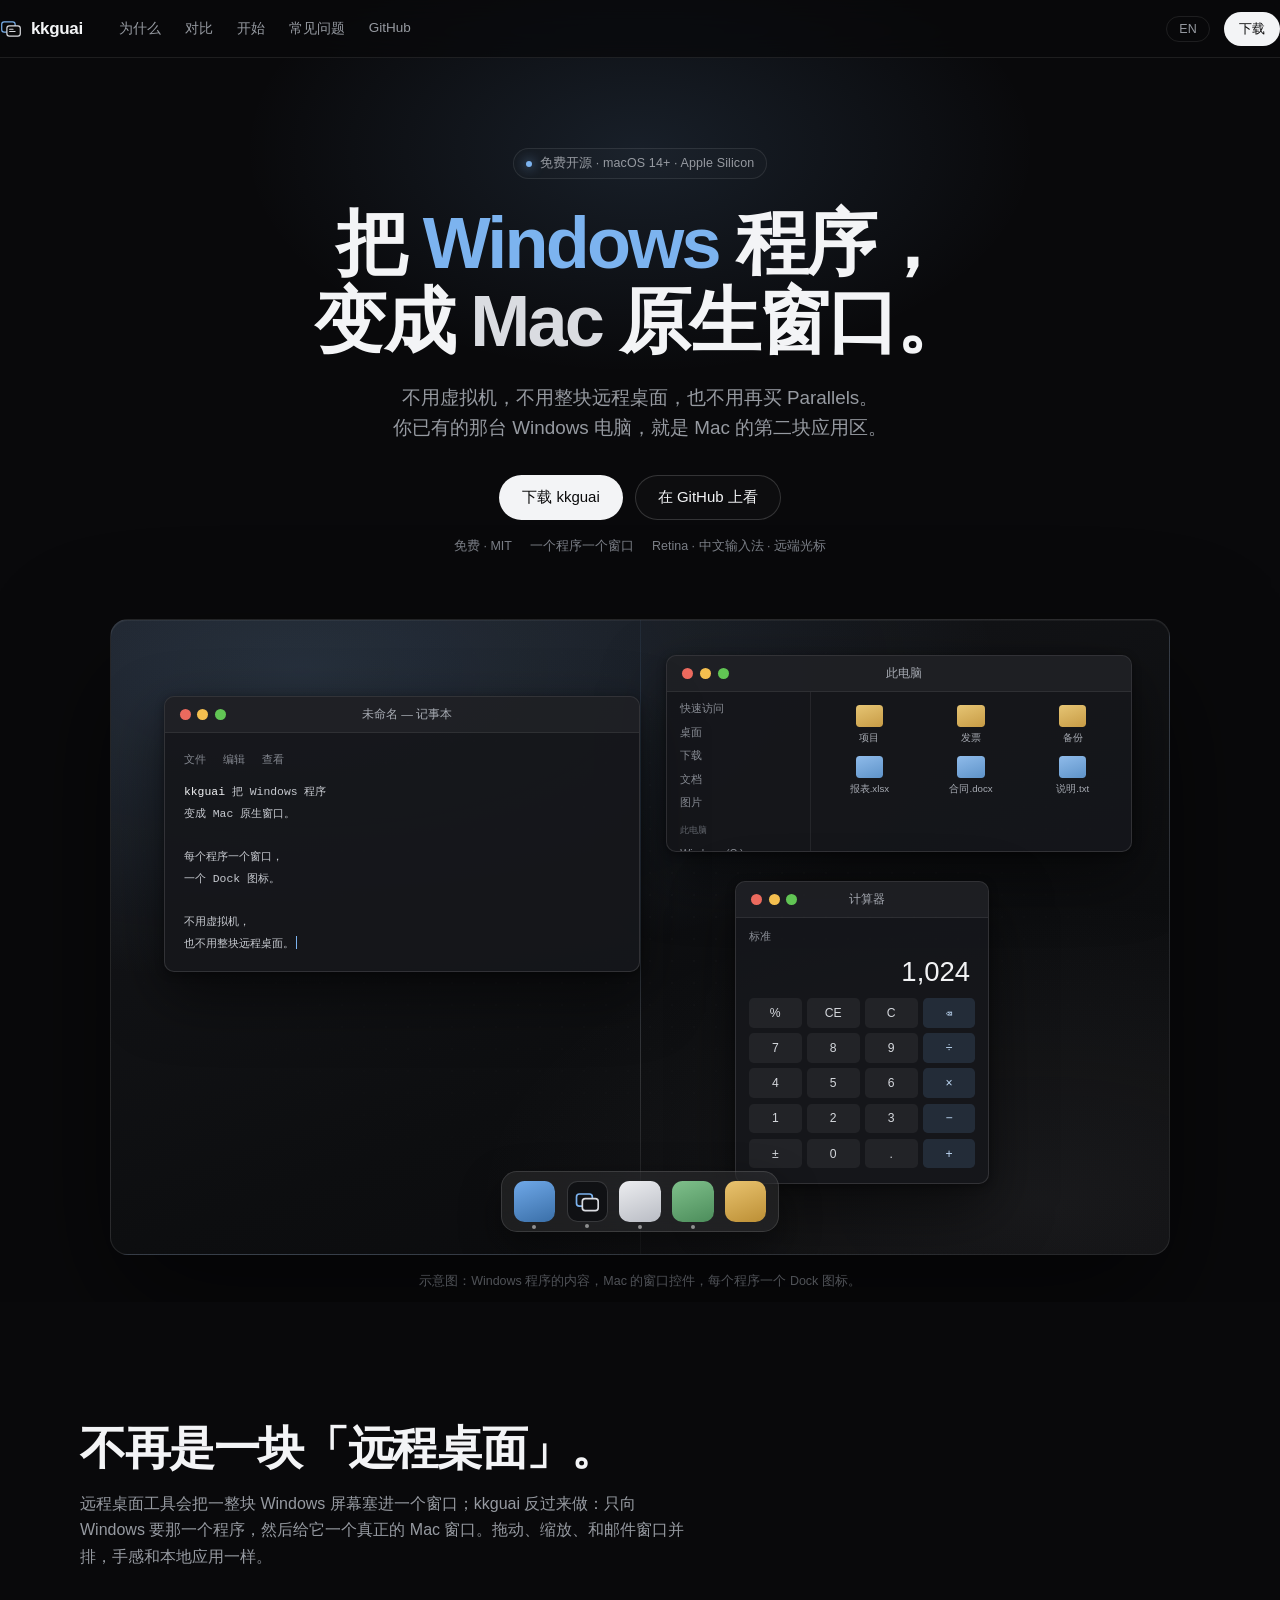
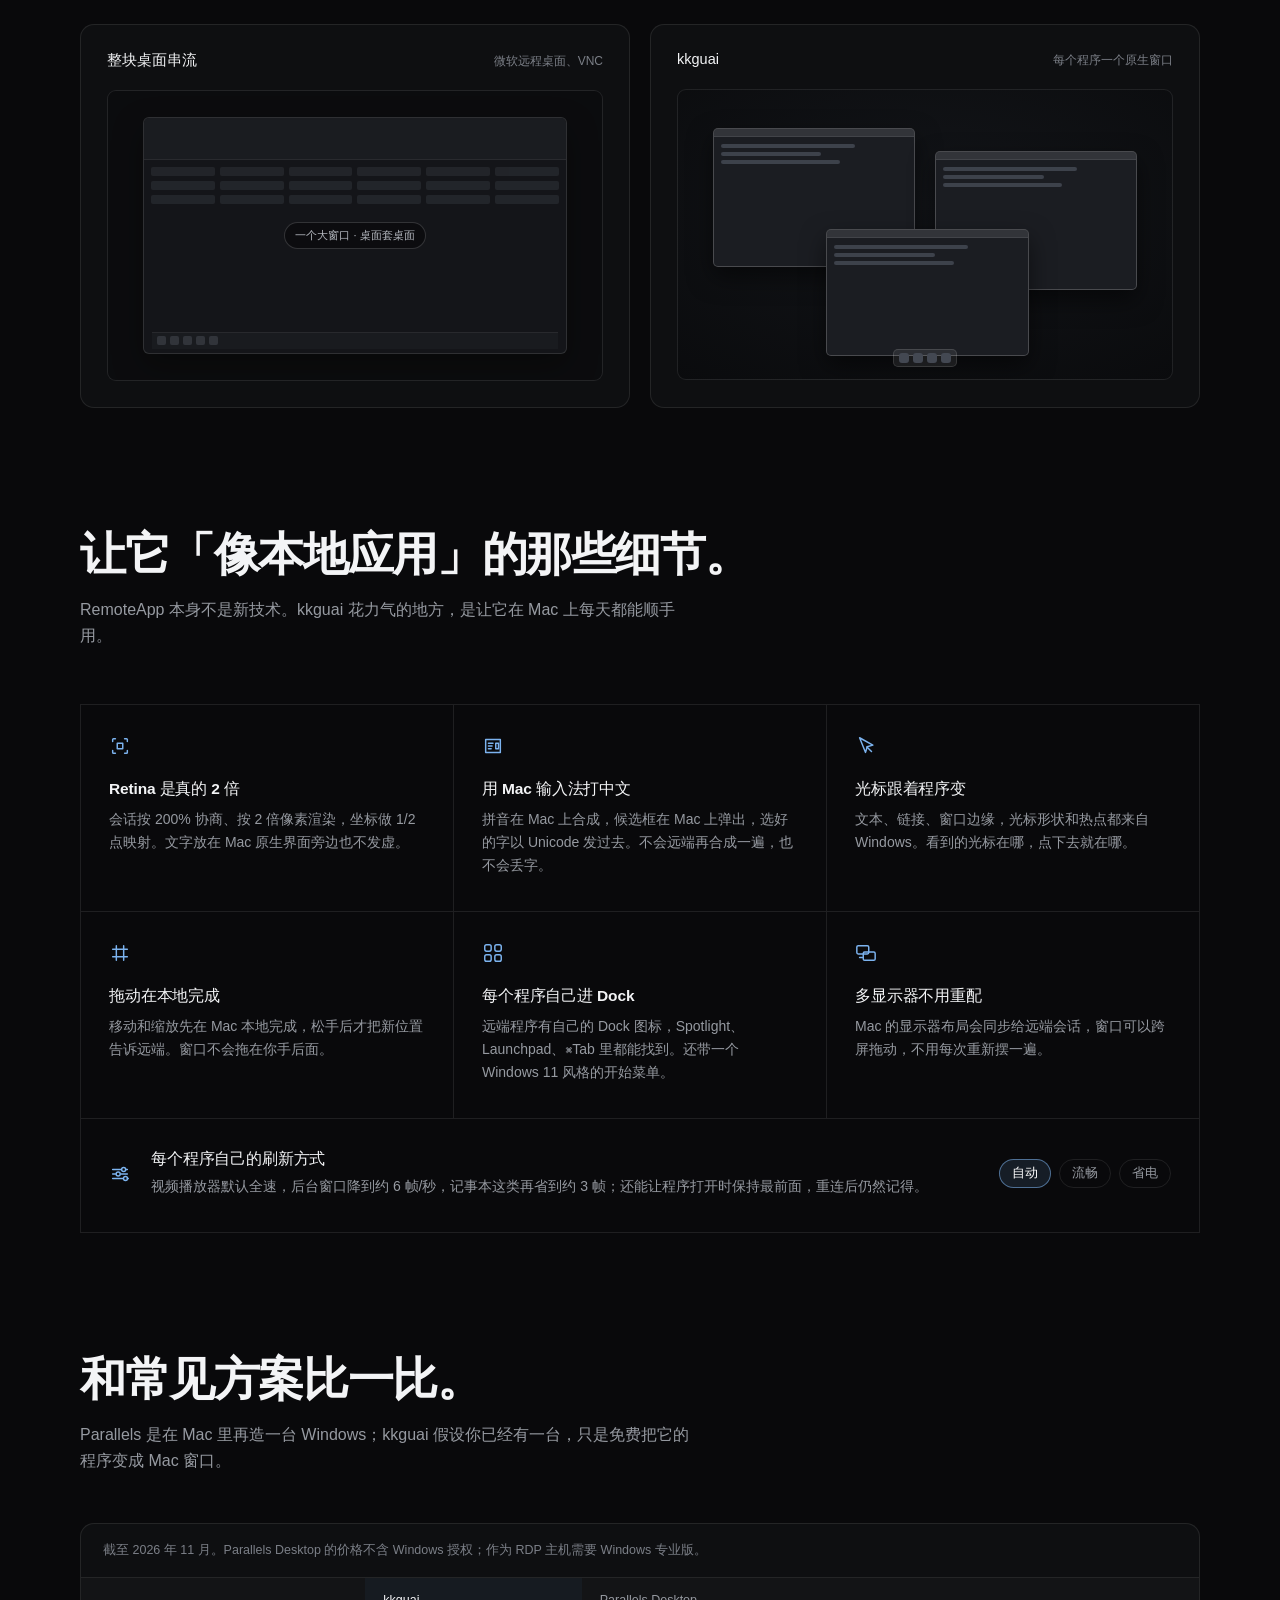
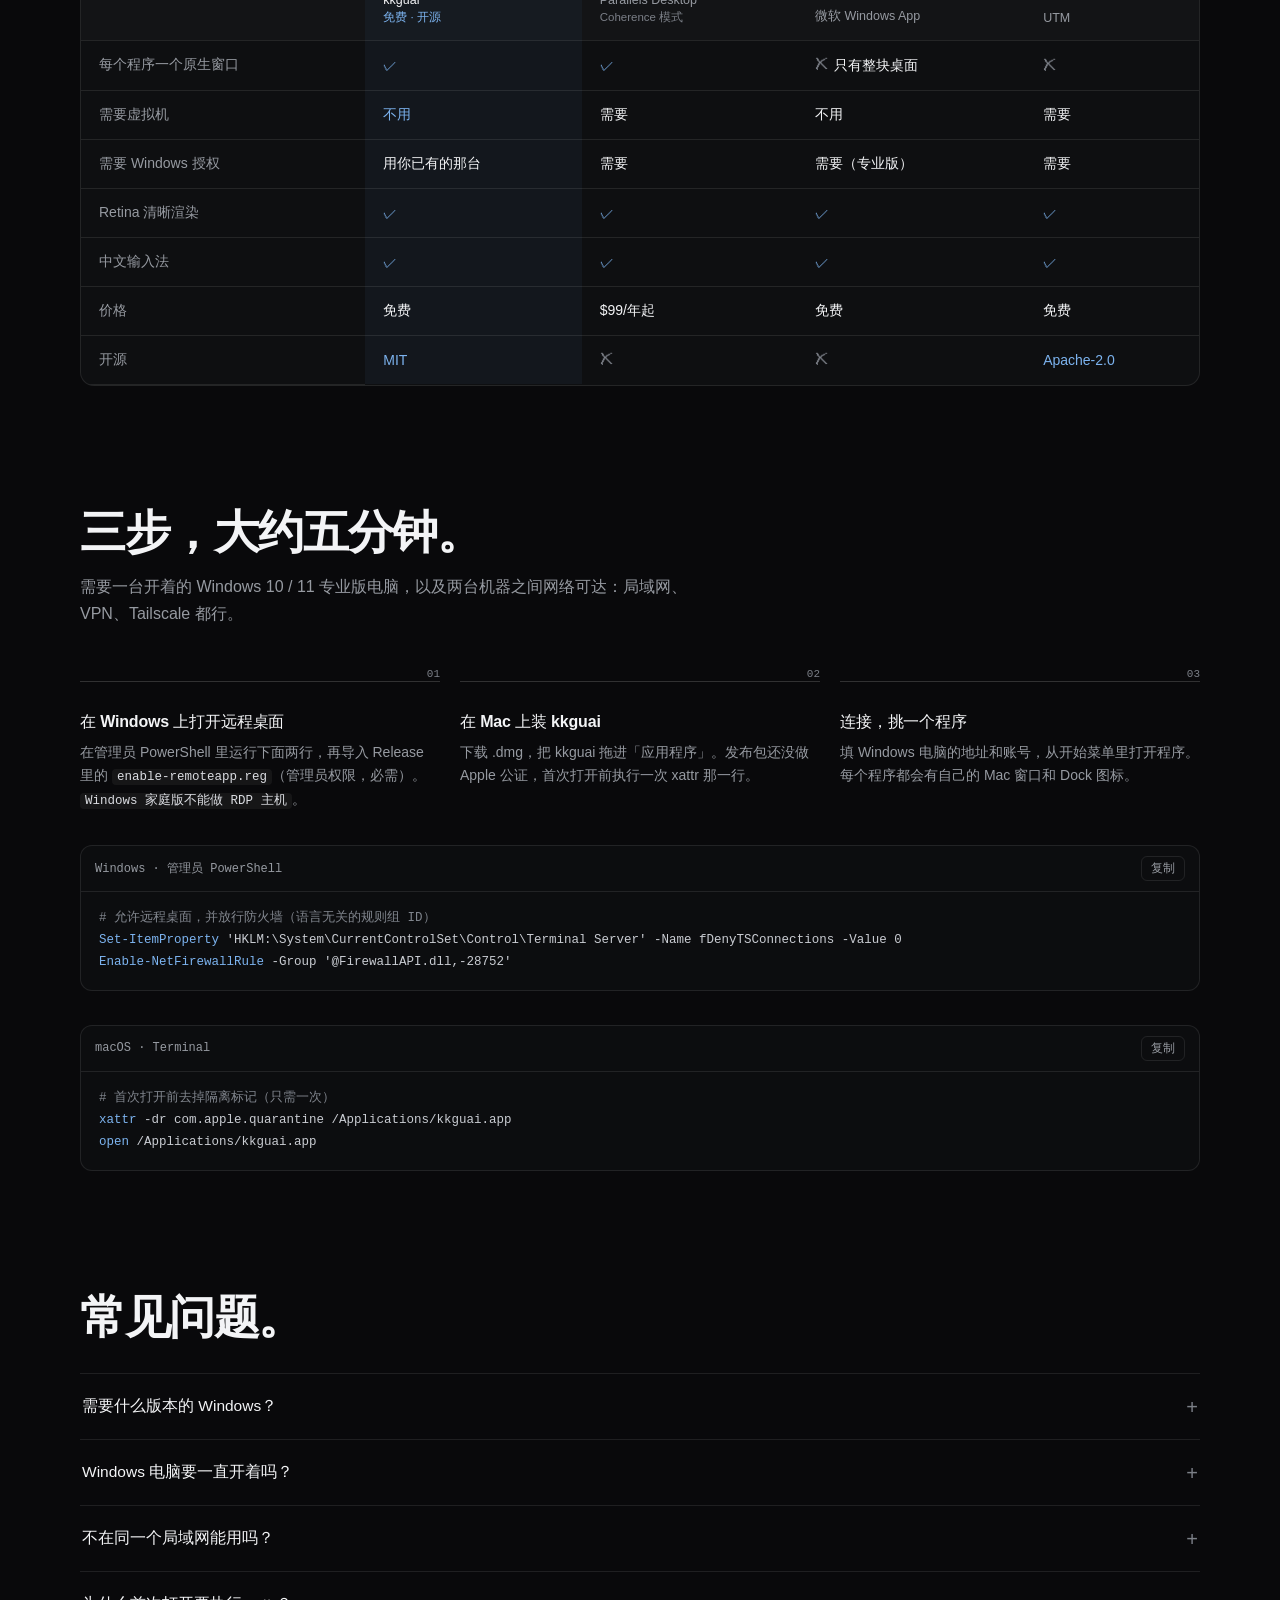
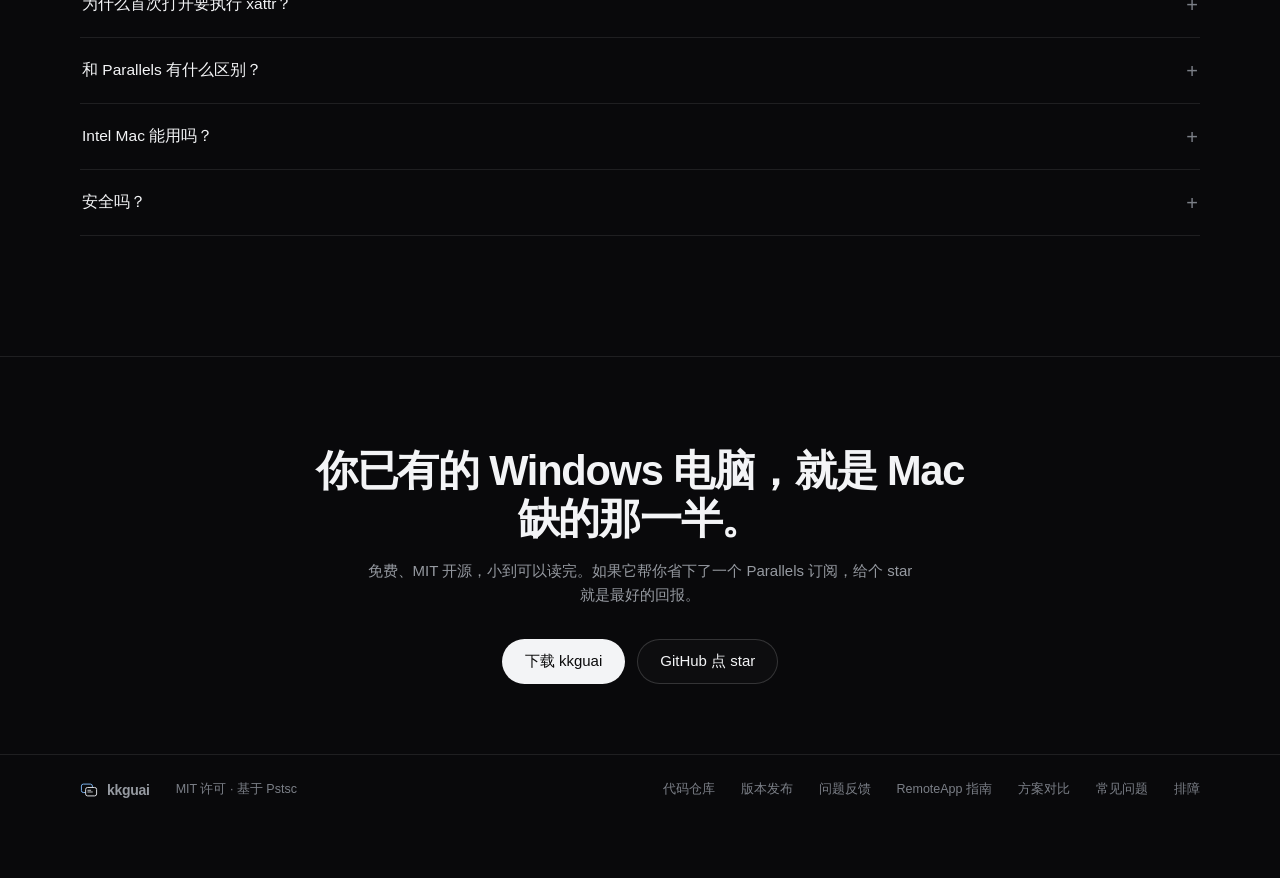
<file: docs/index.html>
<!doctype html>
<html lang="zh-CN" data-lang="zh">
<head>
<meta charset="utf-8">
<meta name="viewport" content="width=device-width, initial-scale=1">
<title>kkguai — 把 Windows 程序变成 Mac 原生窗口 / Run Windows apps as native Mac windows</title>
<meta name="description" content="kkguai 是一款免费开源的 macOS RemoteApp 客户端：连接你已有的 Windows 电脑，让每个 Windows 程序变成 Mac 上的原生窗口。不用虚拟机，不用整块远程桌面，也不用买 Parallels。">
<link rel="canonical" href="https://kkguai666.github.io/kkguai/">
<link rel="alternate" hreflang="zh-CN" href="https://kkguai666.github.io/kkguai/">
<link rel="alternate" hreflang="en" href="https://kkguai666.github.io/kkguai/en/">
<link rel="alternate" hreflang="x-default" href="https://kkguai666.github.io/kkguai/">
<meta property="og:type" content="website">
<meta property="og:title" content="kkguai — 把 Windows 程序变成 Mac 原生窗口">
<meta property="og:description" content="不用虚拟机，不用整块远程桌面，也不用再买 Parallels。免费开源。">
<meta property="og:url" content="https://kkguai666.github.io/kkguai/">
<meta property="og:image" content="https://kkguai666.github.io/kkguai/assets/social.png">
<meta property="og:locale" content="zh_CN">
<meta property="og:locale:alternate" content="en_US">
<meta name="twitter:card" content="summary_large_image">
<meta name="twitter:title" content="kkguai — 把 Windows 程序变成 Mac 原生窗口">
<meta name="twitter:description" content="不用虚拟机，也不用再买 Parallels。免费开源。">
<meta name="twitter:image" content="https://kkguai666.github.io/kkguai/assets/social.png">
<meta name="theme-color" content="#09090B">
<link rel="icon" href="assets/mark.svg" type="image/svg+xml">
<script type="application/ld+json" id="ld">
{
  "@context": "https://schema.org",
  "@graph": [
    {
      "@type": "WebSite",
      "@id": "https://kkguai666.github.io/kkguai/#website",
      "url": "https://kkguai666.github.io/kkguai/",
      "name": "kkguai",
      "inLanguage": ["zh-CN", "en"]
    },
    {
      "@type": "SoftwareApplication",
      "@id": "https://kkguai666.github.io/kkguai/#app",
      "name": "kkguai",
      "url": "https://kkguai666.github.io/kkguai/",
      "description": "免费开源的 macOS RemoteApp 客户端：连接已有的 Windows 电脑，把每个 Windows 程序变成 Mac 上的原生窗口。不用虚拟机，不用整块远程桌面，也不用 Parallels。",
      "applicationCategory": "UtilitiesApplication",
      "applicationSubCategory": "RemoteApp / RDP client",
      "operatingSystem": "macOS 14+ (Apple Silicon)",
      "softwareVersion": "0.3.0",
      "license": "https://opensource.org/license/mit",
      "isAccessibleForFree": true,
      "offers": { "@type": "Offer", "price": "0", "priceCurrency": "USD" },
      "downloadUrl": "https://github.com/kkguai666/kkguai/releases/latest",
      "sameAs": ["https://github.com/kkguai666/kkguai"],
      "screenshot": "https://kkguai666.github.io/kkguai/assets/social.png",
      "inLanguage": ["zh-CN", "en"]
    },
    {
      "@type": "FAQPage",
      "mainEntity": [
        { "@type": "Question", "name": "需要什么版本的 Windows？", "acceptedAnswer": { "@type": "Answer", "text": "Windows 10 / 11 专业版或企业版，并开启远程桌面。家庭版不能作为 RDP 主机。" } },
        { "@type": "Question", "name": "Windows 电脑要一直开着吗？", "acceptedAnswer": { "@type": "Answer", "text": "要。程序本身运行在那台机器上，kkguai 只负责显示窗口和发送输入。" } },
        { "@type": "Question", "name": "不在同一个局域网能用吗？", "acceptedAnswer": { "@type": "Answer", "text": "能。VPN、Tailscale、端口转发都可以。建议不要直接暴露 3389。" } },
        { "@type": "Question", "name": "为什么首次打开要执行 xattr？", "acceptedAnswer": { "@type": "Answer", "text": "发布包还没有经过 Apple 公证，下载后 macOS 会隔离它。去掉隔离标记只需要一条命令。" } },
        { "@type": "Question", "name": "和 Parallels 有什么区别？", "acceptedAnswer": { "@type": "Answer", "text": "Parallels 在 Mac 里跑一整台 Windows 虚拟机并收取订阅费；kkguai 用你已有的 Windows 电脑，免费、不占 Mac 资源。" } },
        { "@type": "Question", "name": "Intel Mac 能用吗？", "acceptedAnswer": { "@type": "Answer", "text": "当前发布包只支持 Apple Silicon。Intel Mac 可以从源码构建。" } },
        { "@type": "Question", "name": "安全吗？", "acceptedAnswer": { "@type": "Answer", "text": "连接走标准 RDP 并加密传输。建议放在局域网、VPN 或 Tailscale 里，给账号设置强密码。" } }
      ]
    }
  ]
}
</script>
<style>
  :root {
    --bg: #09090B;
    --bg-soft: #0E0F11;
    --surface: #141518;
    --surface-2: #191A1E;
    --line: rgba(255, 255, 255, 0.09);
    --line-strong: rgba(255, 255, 255, 0.16);
    --text: #F3F4F6;
    --muted: #969AA1;
    --dim: #7B7F87;
    --blue: #7CB3EF;
    --blue-deep: #2D6BA8;
    --silver: #DADCE1;
    --font: -apple-system, BlinkMacSystemFont, "SF Pro Display", "SF Pro Text", "PingFang SC", "Hiragino Sans GB", "Microsoft YaHei", sans-serif;
    --mono: ui-monospace, "SF Mono", "JetBrains Mono", Menlo, Consolas, monospace;
    --w: 1120px;
    --r: 12px;
  }
  * { box-sizing: border-box; }
  html { scroll-behavior: smooth; overflow-x: clip; }
  @media (prefers-reduced-motion: reduce) { html { scroll-behavior: auto; } }
  body {
    margin: 0;
    background: var(--bg);
    color: var(--text);
    font-family: var(--font);
    -webkit-font-smoothing: antialiased;
    text-rendering: optimizeLegibility;
    overflow-x: hidden;
  }
  ::selection { background: rgba(124, 179, 239, 0.3); }
  a { color: inherit; text-decoration: none; }
  img { max-width: 100%; display: block; }
  .wrap { width: min(var(--w), calc(100% - 48px)); margin-inline: auto; }
  .mono { font-family: var(--mono); }
  .zh-only, .en-only { display: none; }
  html[data-lang="zh"] .zh-only { display: contents; }
  html[data-lang="en"] .en-only { display: contents; }

  /* nav */
  .nav {
    position: fixed; inset: 0 0 auto 0; z-index: 50;
    height: 58px;
    display: flex; align-items: center;
    background: rgba(9, 9, 11, 0.72);
    backdrop-filter: saturate(160%) blur(18px);
    -webkit-backdrop-filter: saturate(160%) blur(18px);
    border-bottom: 1px solid var(--line);
  }
  .nav-in { display: flex; align-items: center; gap: 28px; width: 100%; }
  .brand { display: flex; align-items: center; gap: 9px; font-weight: 600; font-size: 17px; letter-spacing: -0.02em; }
  .brand svg { width: 22px; height: 22px; }
  .nav-links { display: flex; gap: 24px; margin-left: 8px; font-size: 13.5px; color: var(--muted); }
  .nav-links a:hover { color: var(--text); }
  .nav-right { margin-left: auto; display: flex; align-items: center; gap: 14px; }
  .lang-btn {
    font: inherit; font-size: 12.5px; color: var(--muted); background: none;
    border: 1px solid var(--line); border-radius: 999px; padding: 5px 10px; cursor: pointer;
    min-width: 44px; text-align: center;
  }
  .lang-btn:hover { color: var(--text); border-color: var(--line-strong); }
  .btn {
    display: inline-flex; align-items: center; justify-content: center; gap: 8px;
    font: inherit; font-size: 14px; font-weight: 500;
    padding: 9px 16px; border-radius: 999px; border: 1px solid transparent;
    cursor: pointer; transition: background .18s ease, border-color .18s ease, transform .18s ease;
  }
  .btn-primary { background: var(--text); color: #0A0A0B; }
  .btn-primary:hover { background: #fff; transform: translateY(-1px); }
  .btn-ghost { border-color: var(--line-strong); color: var(--text); background: rgba(255,255,255,0.02); }
  .btn-ghost:hover { background: rgba(255,255,255,0.06); }
  .btn-small { padding: 7px 14px; font-size: 13px; }
  .nav .btn { padding: 7px 14px; font-size: 13px; }

  /* hero */
  .hero { padding: 148px 0 0; position: relative; text-align: center; overflow: hidden; }
  .hero::before {
    content: ""; position: absolute; left: 50%; top: -160px; translate: -50% 0;
    width: 1100px; height: 620px; pointer-events: none;
    background: radial-gradient(closest-side, rgba(124, 179, 239, 0.13), transparent 72%);
  }
  .hero-in { position: relative; }
  .kicker {
    display: inline-flex; align-items: center; gap: 8px;
    font-size: 12.5px; color: var(--muted); letter-spacing: 0.01em;
    border: 1px solid var(--line); border-radius: 999px; padding: 6px 12px;
    background: rgba(255,255,255,0.015);
  }
  .kicker .dot { width: 6px; height: 6px; border-radius: 50%; background: var(--blue); box-shadow: 0 0 12px var(--blue); }
  h1 {
    margin: 26px auto 0; max-width: 900px;
    font-size: clamp(2.5rem, 6.4vw, 4.5rem); line-height: 1.08; letter-spacing: -0.038em;
    font-weight: 600;
  }
  h1 .os-windows { color: var(--blue); }
  h1 .os-mac { color: var(--silver); }
  .lede {
    margin: 22px auto 0; max-width: 610px;
    font-size: clamp(1rem, 1.6vw, 1.18rem); line-height: 1.6; color: var(--muted);
  }
  .lede strong { color: var(--text); font-weight: 500; }
  .cta-row { display: flex; gap: 12px; justify-content: center; flex-wrap: wrap; margin-top: 32px; }
  .btn-lg { padding: 12px 22px; font-size: 15px; }
  .meta-row {
    margin-top: 18px; display: flex; gap: 18px; justify-content: center; flex-wrap: wrap;
    font-size: 12.5px; color: var(--dim);
  }
  .meta-row span { display: inline-flex; align-items: center; gap: 6px; }

  /* stage */
  .stage-wrap { position: relative; margin-top: 64px; }
  .stage {
    position: relative; container-type: inline-size;
    width: min(1060px, 100%); margin-inline: auto;
    aspect-ratio: 16 / 9.6;
    border-radius: 18px;
    background:
      radial-gradient(120% 90% at 18% 8%, rgba(124, 179, 239, 0.16), transparent 55%),
      radial-gradient(90% 80% at 88% 92%, rgba(218, 220, 225, 0.07), transparent 60%),
      linear-gradient(160deg, #17181C 0%, #0D0E10 62%, #0A0A0C 100%);
    border: 1px solid var(--line);
    box-shadow: 0 50px 120px rgba(0, 0, 0, 0.55), inset 0 1px 0 rgba(255, 255, 255, 0.05);
    overflow: hidden;
    isolation: isolate;
    text-align: left;
  }
  .stage::after {
    content: ""; position: absolute; inset: 0; z-index: 0; pointer-events: none;
    background-image: radial-gradient(rgba(255,255,255,0.05) 1px, transparent 1px);
    background-size: 22px 22px;
    mask-image: radial-gradient(80% 70% at 50% 40%, #000 20%, transparent 80%);
    opacity: .35;
  }
  .seam {
    position: absolute; z-index: 0; left: 50%; top: -10%; bottom: -10%; width: 1px;
    background: linear-gradient(to bottom, transparent, rgba(124,179,239,0.5), rgba(218,220,225,0.35), transparent);
    opacity: .5;
  }
  .win {
    position: absolute; z-index: 2;
    background: rgba(22, 23, 27, 0.94);
    border: 1px solid rgba(255, 255, 255, 0.12);
    border-radius: 10px;
    box-shadow: 0 24px 60px rgba(0, 0, 0, 0.5), 0 2px 8px rgba(0, 0, 0, 0.4);
    overflow: hidden;
    transform-origin: 50% 60%;
    opacity: 1;
    translate: 0 0;
    scale: 1;
  }
  .stage.is-ready .win { animation: winIn .9s cubic-bezier(.2,.7,.2,1) backwards; }
  .stage.is-ready .win-1 { animation-delay: .12s; }
  .stage.is-ready .win-2 { animation-delay: .26s; }
  .stage.is-ready .win-3 { animation-delay: .4s; }
  @keyframes winIn { from { opacity: 0; translate: 0 18px; scale: .98; } to { opacity: 1; translate: 0 0; scale: 1; } }
  @media (prefers-reduced-motion: reduce) {
    .win { opacity: 1; translate: 0; scale: 1; animation: none !important; }
  }
  .win-1 { left: 5%; top: 12%; width: 45%; z-index: 3; }
  .win-2 { right: 3.5%; top: 5.5%; width: 44%; z-index: 2; }
  .win-3 { right: 17%; bottom: 11%; width: 24%; z-index: 4; }
  .win-bar {
    display: flex; align-items: center; gap: 1.1cqw;
    height: 3.4cqw; padding: 0 1.4cqw;
    background: rgba(255,255,255,0.04);
    border-bottom: 1px solid rgba(255,255,255,0.07);
  }
  .lights { display: flex; gap: .62cqw; }
  .lights i { width: 1.05cqw; height: 1.05cqw; border-radius: 50%; background: #3A3C42; }
  .lights i:nth-child(1) { background: #EC6A5E; }
  .lights i:nth-child(2) { background: #F4BF4F; }
  .lights i:nth-child(3) { background: #61C554; }
  .win-title {
    flex: 1; text-align: center; font-size: 1.1cqw; color: #A8ACB4;
    white-space: nowrap; overflow: hidden; text-overflow: ellipsis;
  }
  .win-tools { width: 3.4cqw; }
  .win-body { padding: 1.6cqw 1.8cqw; font-size: 1.22cqw; line-height: 1.65; color: #C9CCD2; }
  .win-menu { display: flex; gap: 1.6cqw; font-size: 1.05cqw; color: #83878F; padding-bottom: 1.2cqw; }
  .note-text { font-family: var(--mono); font-size: 1.08cqw; line-height: 1.9; color: #C6C9CF; white-space: pre-line; }
  .note-text .b { color: #F1F2F4; }
  .cursor { display: inline-block; width: 1px; height: 1.15em; background: #7CB3EF; vertical-align: -0.18em; margin-left: .2em; animation: blink 1.1s steps(1) infinite; }
  @keyframes blink { 50% { opacity: 0; } }
  .ex-wrap { display: flex; height: 15cqw; }
  .ex-side { width: 31%; border-right: 1px solid rgba(255,255,255,0.07); padding: 1cqw 1.2cqw; font-size: 1cqw; color: #8A8E96; display: flex; flex-direction: column; gap: .9cqw; }
  .ex-side .grp { color: #63676E; font-size: .88cqw; margin-top: .4cqw; }
  .ex-main { flex: 1; padding: 1.2cqw; display: grid; grid-template-columns: repeat(3, 1fr); gap: 1cqw; align-content: start; }
  .file { display: flex; flex-direction: column; align-items: center; gap: .5cqw; font-size: .92cqw; color: #A6AAB2; text-align: center; }
  .file i { width: 2.6cqw; height: 2.1cqw; border-radius: .35cqw; background: linear-gradient(160deg, #8FBBEA, #5E93C9); }
  .file.folder i { background: linear-gradient(160deg, #E6C574, #C79B45); }
  .calc { padding: 1.1cqw 1.2cqw 1.4cqw; }
  .calc-head { font-size: 1cqw; color: #8A8E96; margin-bottom: .7cqw; }
  .calc-screen { text-align: right; font-size: 2.6cqw; font-weight: 300; padding: .4cqw .5cqw 1cqw; color: #F1F2F4; }
  .calc-grid { display: grid; grid-template-columns: repeat(4, 1fr); gap: .5cqw; }
  .calc-grid b {
    font-weight: 400; font-size: 1.15cqw; text-align: center; padding: .75cqw 0;
    background: rgba(255,255,255,0.055); border-radius: .45cqw; color: #D5D8DD;
  }
  .calc-grid b.op { background: rgba(124,179,239,0.14); color: #BFD9F5; }
  .calc-grid b.eq { background: var(--blue); color: #0A0A0B; }
  .dock {
    position: absolute; z-index: 6; left: 50%; bottom: 3.4%; translate: -50% 0;
    display: flex; align-items: flex-end; gap: 1.1cqw;
    padding: .85cqw 1.1cqw;
    background: rgba(255,255,255,0.07);
    border: 1px solid rgba(255,255,255,0.12);
    border-radius: 1.5cqw;
    backdrop-filter: blur(14px);
    -webkit-backdrop-filter: blur(14px);
    box-shadow: 0 16px 40px rgba(0,0,0,.45);
  }
  .dock i { display: block; width: 3.9cqw; height: 3.9cqw; border-radius: 1cqw; position: relative; }
  .dock i.app-a { background: linear-gradient(160deg, #6FA8E8, #3A6FA8); }
  .dock i.app-b { background: linear-gradient(160deg, #ECEDF0, #B9BCC4); }
  .dock i.app-c { background: linear-gradient(160deg, #7FC08B, #4C8D5B); }
  .dock i.app-d { background: linear-gradient(160deg, #E9C36F, #BC8F35); }
  .dock i.app-e { background: linear-gradient(160deg, #B9A6EC, #7C67B8); }
  .dock i.k { background: #101114; display: grid; place-items: center; border: 1px solid rgba(255,255,255,.16); }
  .dock i.k svg { width: 68%; height: 68%; }
  .dock i::after { content: ""; position: absolute; left: 50%; bottom: -.62cqw; translate: -50% 0; width: .38cqw; height: .38cqw; border-radius: 50%; background: rgba(255,255,255,.5); }
  .dock i:last-child::after { display: none; }
  .stage-caption { margin-top: 18px; text-align: center; font-size: 12.5px; color: var(--dim); }
  @media (max-width: 720px) {
    .stage { aspect-ratio: 4 / 3.6; border-radius: 14px; }
    .win-1 { left: 4%; top: 8%; width: 62%; }
    .win-2 { right: 4%; top: 34%; width: 60%; }
    .win-3 { display: none; }
    .win-bar { height: 22px; padding: 0 8px; gap: 6px; }
    .lights { gap: 4px; } .lights i { width: 6px; height: 6px; }
    .win-title { font-size: 7px; } .win-tools { width: 18px; }
    .win-body { padding: 9px 10px; font-size: 7px; }
    .win-menu { font-size: 6.5px; gap: 10px; padding-bottom: 6px; }
    .note-text { font-size: 6.6px; line-height: 1.8; }
    .ex-wrap { height: 92px; } .ex-side { font-size: 6px; gap: 5px; padding: 6px; }
    .ex-main { gap: 6px; padding: 7px; } .file { font-size: 6px; gap: 3px; }
    .file i { width: 15px; height: 12px; } .dock { gap: 7px; padding: 6px 8px; border-radius: 10px; bottom: 5%; }
    .dock i { width: 26px; height: 26px; border-radius: 7px; }
  }

  /* sections */
  section { padding: 120px 0 0; }
  .sec-head { max-width: 720px; }
  .sec-head h2 {
    margin: 0; font-size: clamp(1.9rem, 3.6vw, 2.9rem); line-height: 1.14;
    letter-spacing: -0.03em; font-weight: 600;
  }
  .sec-head p { margin: 16px 0 0; font-size: 16px; line-height: 1.65; color: var(--muted); max-width: 620px; }

  /* split diagrams */
  .split { margin-top: 54px; display: grid; grid-template-columns: 1fr 1fr; gap: 20px; }
  .diagram {
    border: 1px solid var(--line); border-radius: 14px; padding: 26px;
    background: var(--bg-soft);
  }
  .diagram-label { display: flex; justify-content: space-between; align-items: baseline; gap: 12px; margin-bottom: 20px; }
  .diagram-label b { font-size: 14.5px; font-weight: 500; }
  .diagram-label span { font-size: 12px; color: var(--dim); }
  .desk { position: relative; aspect-ratio: 16 / 9.4; border-radius: 9px; border: 1px solid var(--line); background: #0B0C0E; overflow: hidden; }
  .desk { background: #0D0E11; }
  .desk.other .big-window { position: absolute; inset: 9% 7%; border-radius: 6px; border: 1px solid rgba(255,255,255,.18); background: #1A1C21; overflow: hidden; box-shadow: 0 12px 30px rgba(0,0,0,.45); }
  .desk.other .big-window .tinybar { height: 18%; background: #24262C; border-bottom: 1px solid rgba(255,255,255,.1); }
  .desk.other .big-window .tinygrid { display: grid; grid-template-columns: repeat(6, 1fr); gap: 5px; padding: 7px; opacity: .8; }
  .desk.other .big-window .tinygrid i { height: 9px; border-radius: 2px; background: #363A43; }
  .desk.other .taskbar { position: absolute; left: 9%; right: 9%; bottom: 11%; height: 17px; background: #22252B; border-top: 1px solid rgba(255,255,255,.1); display: flex; gap: 4px; align-items: center; padding: 0 5px; }
  .desk.other .taskbar i { width: 9px; height: 9px; border-radius: 2px; background: #464B55; }
  .desk.other .lock { position: absolute; inset: 0; display: grid; place-items: center; background: rgba(9,9,11,.35); }
  .desk.other .lock span { font-size: 11px; color: #B4B8BF; border: 1px solid rgba(255,255,255,.16); padding: 5px 10px; border-radius: 999px; background: rgba(9,9,11,.65); }
  .desk.kkg { background: radial-gradient(80% 80% at 50% 40%, #131519, #0A0B0D); }
  .mini-win { position: absolute; border-radius: 5px; border: 1px solid rgba(255,255,255,.2); background: #1B1D22; box-shadow: 0 10px 24px rgba(0,0,0,.5); overflow: hidden; }
  .mini-win .mb { height: 8px; background: rgba(255,255,255,.1); border-bottom: 1px solid rgba(255,255,255,.08); }
  .mini-win .mc { padding: 7px; display: flex; flex-direction: column; gap: 4px; }
  .mini-win .mc i { height: 4px; border-radius: 2px; background: #3D424B; width: 72%; }
  .mini-win .mc i:nth-child(2) { width: 54%; } .mini-win .mc i:nth-child(3) { width: 64%; }
  .mw1 { left: 7%; top: 13%; width: 41%; height: 48%; }
  .mw2 { right: 7%; top: 21%; width: 41%; height: 48%; }
  .mw3 { left: 30%; bottom: 8%; width: 41%; height: 44%; }
  .desk.kkg .dock-mini { position: absolute; left: 50%; bottom: 12px; translate: -50% 0; display: flex; gap: 4px; padding: 3px 5px; border-radius: 5px; background: rgba(255,255,255,.08); border: 1px solid rgba(255,255,255,.12); }
  .desk.kkg .dock-mini i { width: 10px; height: 10px; border-radius: 3px; background: #434852; }

  /* feature grid */
  .features { margin-top: 54px; display: grid; grid-template-columns: repeat(3, 1fr); border-top: 1px solid var(--line); border-left: 1px solid var(--line); }
  .feat { padding: 30px 28px 34px; border-right: 1px solid var(--line); border-bottom: 1px solid var(--line); }
  .feat svg { width: 22px; height: 22px; stroke: var(--blue); }
  .feat h3 { margin: 18px 0 8px; font-size: 15.5px; font-weight: 550; letter-spacing: -0.01em; }
  .feat p { margin: 0; font-size: 14px; line-height: 1.65; color: var(--muted); }
  .feat.wide { grid-column: 1 / -1; display: flex; align-items: center; gap: 20px; text-align: left; }
  .feat.wide svg { flex: none; }
  .feat.wide h3 { margin: 0 0 5px; }
  .feat.wide .modes { margin-left: auto; display: flex; gap: 8px; flex: none; }
  .feat.wide .modes span { font-size: 12.5px; padding: 5px 12px; border-radius: 999px; border: 1px solid var(--line); color: var(--muted); white-space: nowrap; }
  .feat.wide .modes span.on { color: #fff; border-color: rgba(124,179,239,.55); background: rgba(124,179,239,.12); }
  @media (max-width: 760px) { .feat.wide { flex-wrap: wrap; } .feat.wide .modes { margin-left: 42px; } }

  /* comparison */
  .table-wrap { margin-top: 48px; overflow-x: auto; border: 1px solid var(--line); border-radius: 14px; background: var(--bg-soft); }
  table { width: 100%; border-collapse: collapse; min-width: 780px; font-size: 14px; }
  caption { text-align: left; padding: 18px 22px; font-size: 12.5px; color: var(--dim); border-bottom: 1px solid var(--line); }
  th, td { padding: 15px 18px; text-align: left; border-bottom: 1px solid var(--line); }
  tr:last-child td { border-bottom: 0; }
  thead th { font-size: 12.5px; font-weight: 500; color: var(--muted); background: rgba(255,255,255,.02); vertical-align: bottom; }
  thead th.us { color: var(--text); background: rgba(124,179,239,.07); }
  thead th .tagline { display: block; font-weight: 400; font-size: 11.5px; color: var(--dim); margin-top: 3px; }
  thead th.us .tagline { color: var(--blue); }
  td.us { background: rgba(124,179,239,.05); color: var(--text); }
  tbody th { font-weight: 400; color: var(--muted); }
  .yes { color: var(--blue); }
  .no { color: var(--dim); font-size: 15px; }
  .na { color: var(--dim); }
  .price { font-variant-numeric: tabular-nums; }

  /* steps */
  .steps { margin-top: 54px; display: grid; grid-template-columns: repeat(3, 1fr); gap: 20px; counter-reset: step; }
  .step { border-top: 1px solid var(--line-strong); padding-top: 18px; position: relative; }
  .step::before { counter-increment: step; content: "0" counter(step); position: absolute; right: 0; top: -14px; font-family: var(--mono); font-size: 11px; color: var(--dim); }
  .step h3 { margin: 12px 0 8px; font-size: 16px; font-weight: 550; letter-spacing: -0.01em; }
  .step p { margin: 0; font-size: 14px; line-height: 1.65; color: var(--muted); }
  .step code { font-family: var(--mono); font-size: 12.5px; color: var(--silver); background: rgba(255,255,255,.05); padding: 1px 5px; border-radius: 4px; }
  .code-card { margin-top: 34px; border: 1px solid var(--line); border-radius: 12px; overflow: hidden; background: #0C0D0F; }
  .code-head { display: flex; align-items: center; gap: 10px; padding: 10px 14px; border-bottom: 1px solid var(--line); font-size: 12px; color: var(--dim); }
  .code-head .file-name { font-family: var(--mono); color: var(--muted); }
  .copy-btn { margin-left: auto; font: inherit; font-size: 11.5px; color: var(--muted); background: none; border: 1px solid var(--line); border-radius: 6px; padding: 4px 9px; cursor: pointer; }
  .copy-btn:hover { color: var(--text); border-color: var(--line-strong); }
  pre { margin: 0; padding: 16px 18px; overflow-x: auto; font-family: var(--mono); font-size: 12.5px; line-height: 1.75; color: #C9CCD2; }
  pre .c { color: #80858D; }
  pre .p { color: #7CB3EF; }

  /* faq */
  .faq { margin-top: 30px; border-top: 1px solid var(--line); }
  details { border-bottom: 1px solid var(--line); }
  summary { cursor: pointer; list-style: none; display: flex; align-items: center; gap: 16px; padding: 22px 2px; font-size: 15.5px; font-weight: 500; }
  summary::-webkit-details-marker { display: none; }
  summary .plus { margin-left: auto; color: var(--dim); font-weight: 300; font-size: 20px; line-height: 1; transition: rotate .2s ease; }
  details[open] summary .plus { rotate: 45deg; }
  details .answer { padding: 0 2px 24px; font-size: 14.5px; line-height: 1.7; color: var(--muted); max-width: 780px; }

  /* final cta */
  .final { margin-top: 120px; border-top: 1px solid var(--line); padding: 90px 0 40px; text-align: center; }
  .final h2 { margin: 0 auto; max-width: 680px; font-size: clamp(1.8rem, 3.4vw, 2.6rem); line-height: 1.15; letter-spacing: -0.03em; font-weight: 600; }
  .final p { margin: 16px auto 0; color: var(--muted); font-size: 15px; line-height: 1.6; max-width: 560px; }
  footer { margin-top: 70px; border-top: 1px solid var(--line); padding: 26px 0 40px; }
  .foot { display: flex; flex-wrap: wrap; gap: 14px 26px; align-items: center; font-size: 12.5px; color: var(--dim); }
  .foot .spacer { flex: 1; }
  .foot a:hover { color: var(--text); }
  .foot .brand { font-size: 14px; color: var(--muted); }
  .foot .brand svg { width: 18px; height: 18px; }

  @media (max-width: 900px) {
    .features { grid-template-columns: repeat(2, 1fr); }
    .split { grid-template-columns: 1fr; }
    .steps { grid-template-columns: 1fr; gap: 28px; }
    .step::before { position: static; display: block; margin-bottom: 8px; }
    .nav-links { display: none; }
  }
  @media (max-width: 640px) {
    .wrap { width: min(var(--w), calc(100% - 32px)); }
    .hero { padding-top: 120px; }
    .features { grid-template-columns: 1fr; }
    .meta-row { gap: 8px 14px; }
    section { padding-top: 88px; }
    .final { margin-top: 88px; padding-top: 64px; }
  }
  :focus-visible { outline: 2px solid var(--blue); outline-offset: 3px; border-radius: 4px; }
</style>
</head>
<body>

<header class="nav">
  <div class="wrap nav-in">
    <a class="brand" href="#top" aria-label="kkguai">
      <svg viewBox="0 0 64 64" aria-hidden="true"><rect x="5" y="11" width="39" height="30" rx="7" fill="none" stroke="#7CB3EF" stroke-width="3.5"/><rect x="20" y="23" width="39" height="30" rx="7" fill="#0A0A0B" stroke="#DADCE1" stroke-width="3.5"/><path d="M28 33h10M28 39h16" stroke="#DADCE1" stroke-width="3" stroke-linecap="round"/></svg>
      kkguai
    </a>
    <nav class="nav-links" aria-label="Main">
      <a href="#why" data-en="Why">为什么</a>
      <a href="#compare" data-en="Compare">对比</a>
      <a href="#start" data-en="Get started">开始</a>
      <a href="#faq" data-en="FAQ">常见问题</a>
      <a href="https://github.com/kkguai666/kkguai">GitHub</a>
    </nav>
    <div class="nav-right">
      <a class="lang-btn" id="lang" href="en/" hreflang="en" aria-label="Switch to English">EN</a>
      <a class="btn btn-primary" href="https://github.com/kkguai666/kkguai/releases/latest" data-en="Download">下载</a>
    </div>
  </div>
</header>

<main id="top">
  <section class="hero" aria-labelledby="h1">
    <div class="wrap hero-in">
      <span class="kicker"><span class="dot"></span><span data-en="Free &amp; open source · macOS 14+ · Apple Silicon">免费开源 · macOS 14+ · Apple Silicon</span></span>
      <h1 id="h1">
        <span class="zh-only">把 <span class="os-windows">Windows</span> 程序，<br>变成 <span class="os-mac">Mac</span> 原生窗口。</span>
        <span class="en-only">Run <span class="os-windows">Windows</span> apps<br>as <span class="os-mac">native Mac</span> windows.</span>
      </h1>
      <p class="lede">
        <span class="zh-only">不用虚拟机，不用整块远程桌面，也不用再买 Parallels。<br>你已有的那台 Windows 电脑，就是 Mac 的第二块应用区。</span>
        <span class="en-only">No virtual machine. No full-screen remote desktop. No second Parallels licence.<br>The Windows PC you already own becomes a second app space for your Mac.</span>
      </p>
      <div class="cta-row">
        <a class="btn btn-primary btn-lg" href="https://github.com/kkguai666/kkguai/releases/latest" data-en="Download for macOS">下载 kkguai</a>
        <a class="btn btn-ghost btn-lg" href="https://github.com/kkguai666/kkguai" data-en="View on GitHub">在 GitHub 上看</a>
      </div>
      <div class="meta-row">
        <span data-en="Free · MIT">免费 · MIT</span>
        <span data-en="One window per app">一个程序一个窗口</span>
        <span data-en="Retina · Chinese IME · Remote cursor">Retina · 中文输入法 · 远端光标</span>
      </div>
    </div>

    <div class="wrap stage-wrap">
      <div class="stage" id="stage" role="img" aria-label="Mac 桌面上并排显示三个 Windows 程序窗口，底部 Dock 中有每个程序的图标" data-en-aria="Three Windows app windows side by side on a Mac desktop, each with its own icon in the Dock below">
        <span class="seam" aria-hidden="true"></span>

        <div class="win win-1">
          <div class="win-bar">
            <span class="lights"><i></i><i></i><i></i></span>
            <span class="win-title" data-en="Untitled — Notepad">未命名 — 记事本</span>
            <span class="win-tools"></span>
          </div>
          <div class="win-body">
            <div class="win-menu"><span data-en="File">文件</span><span data-en="Edit">编辑</span><span data-en="View">查看</span></div>
            <div class="note-text"><span class="b">kkguai</span> <span data-en="turns Windows apps<br>into native Mac windows.<br><br>One window per app,<br>one Dock icon each.<br><br>No virtual machine,<br>no full remote desktop.">把 Windows 程序<br>变成 Mac 原生窗口。<br><br>每个程序一个窗口，<br>一个 Dock 图标。<br><br>不用虚拟机，<br>也不用整块远程桌面。</span><span class="cursor"></span></div>
          </div>
        </div>

        <div class="win win-2">
          <div class="win-bar">
            <span class="lights"><i></i><i></i><i></i></span>
            <span class="win-title" data-en="This PC">此电脑</span>
            <span class="win-tools"></span>
          </div>
          <div class="ex-wrap">
            <div class="ex-side">
              <span data-en="Quick access">快速访问</span>
              <span data-en="Desktop">桌面</span><span data-en="Downloads">下载</span><span data-en="Documents">文档</span><span data-en="Pictures">图片</span>
              <span class="grp" data-en="This PC">此电脑</span>
              <span data-en="Windows (C:)">Windows (C:)</span><span data-en="Data (D:)">数据 (D:)</span>
            </div>
            <div class="ex-main">
              <span class="file folder"><i></i><span data-en="Projects">项目</span></span>
              <span class="file folder"><i></i><span data-en="Invoices">发票</span></span>
              <span class="file folder"><i></i><span data-en="Backups">备份</span></span>
              <span class="file"><i></i><span data-en="Report.xlsx">报表.xlsx</span></span>
              <span class="file"><i></i><span data-en="Contract.docx">合同.docx</span></span>
              <span class="file"><i></i><span data-en="Readme.txt">说明.txt</span></span>
            </div>
          </div>
        </div>

        <div class="win win-3">
          <div class="win-bar">
            <span class="lights"><i></i><i></i><i></i></span>
            <span class="win-title" data-en="Calculator">计算器</span>
            <span class="win-tools"></span>
          </div>
          <div class="calc">
            <div class="calc-head" data-en="Standard">标准</div>
            <div class="calc-screen">1,024</div>
            <div class="calc-grid">
              <b>%</b><b>CE</b><b>C</b><b class="op">⌫</b>
              <b>7</b><b>8</b><b>9</b><b class="op">÷</b>
              <b>4</b><b>5</b><b>6</b><b class="op">×</b>
              <b>1</b><b>2</b><b>3</b><b class="op">−</b>
              <b>±</b><b>0</b><b>.</b><b class="op">+</b>
            </div>
          </div>
        </div>

        <div class="dock" aria-hidden="true">
          <i class="app-a"></i>
          <i class="k"><svg viewBox="0 0 64 64"><rect x="6" y="12" width="38" height="29" rx="7" fill="none" stroke="#7CB3EF" stroke-width="4"/><rect x="20" y="23" width="38" height="29" rx="7" fill="#101114" stroke="#DADCE1" stroke-width="4"/></svg></i>
          <i class="app-b"></i>
          <i class="app-c"></i>
          <i class="app-d"></i>
        </div>
      </div>
      <p class="stage-caption" data-en="A concept view: Windows app windows, Mac window controls, one Dock icon each. Real screenshots coming from the community.">示意图：Windows 程序的内容，Mac 的窗口控件，每个程序一个 Dock 图标。</p>
    </div>
  </section>

  <section id="why" aria-labelledby="why-h">
    <div class="wrap">
      <div class="sec-head">
        <h2 id="why-h" data-en="Not another remote desktop.">不再是一块「远程桌面」。</h2>
        <p data-en="Remote desktop tools squeeze an entire Windows screen into one Mac window. kkguai does the opposite: it asks Windows for a single app, and gives that app its own native Mac window. Drag it, resize it, put it next to Mail — it behaves like any other app.">远程桌面工具会把一整块 Windows 屏幕塞进一个窗口；kkguai 反过来做：只向 Windows 要那一个程序，然后给它一个真正的 Mac 窗口。拖动、缩放、和邮件窗口并排，手感和本地应用一样。</p>
      </div>

      <div class="split">
        <div class="diagram">
          <div class="diagram-label"><b data-en="Full-desktop streaming">整块桌面串流</b><span data-en="Microsoft Remote Desktop, VNC">微软远程桌面、VNC</span></div>
          <div class="desk other">
            <div class="big-window">
              <div class="tinybar"></div>
              <div class="tinygrid"><i></i><i></i><i></i><i></i><i></i><i></i><i></i><i></i><i></i><i></i><i></i><i></i><i></i><i></i><i></i><i></i><i></i><i></i></div>
            </div>
            <div class="taskbar"><i></i><i></i><i></i><i></i><i></i></div>
            <div class="lock"><span data-en="One big window · a desktop inside a desktop">一个大窗口 · 桌面套桌面</span></div>
          </div>
        </div>
        <div class="diagram">
          <div class="diagram-label"><b>kkguai</b><span data-en="One native window per app">每个程序一个原生窗口</span></div>
          <div class="desk kkg">
            <div class="mini-win mw1"><div class="mb"></div><div class="mc"><i></i><i></i><i></i></div></div>
            <div class="mini-win mw2"><div class="mb"></div><div class="mc"><i></i><i></i><i></i></div></div>
            <div class="mini-win mw3"><div class="mb"></div><div class="mc"><i></i><i></i><i></i></div></div>
            <div class="dock-mini"><i></i><i></i><i></i><i></i></div>
          </div>
        </div>
      </div>
    </div>
  </section>

  <section aria-labelledby="feat-h">
    <div class="wrap">
      <div class="sec-head">
        <h2 id="feat-h" data-en="The details that make it feel local.">让它「像本地应用」的那些细节。</h2>
        <p data-en="RemoteApp itself is old technology. What makes kkguai usable every day is the work done on the Mac side.">RemoteApp 本身不是新技术。kkguai 花力气的地方，是让它在 Mac 上每天都能顺手用。</p>
      </div>
      <div class="features">
        <div class="feat">
          <svg viewBox="0 0 24 24" fill="none" stroke-width="1.6" stroke-linecap="round" stroke-linejoin="round"><path d="M4 7V5a1 1 0 0 1 1-1h2M17 4h2a1 1 0 0 1 1 1v2M20 17v2a1 1 0 0 1-1 1h-2M7 20H5a1 1 0 0 1-1-1v-2"/><path d="M9 9h6v6H9z"/></svg>
          <h3 data-en="Retina, negotiated properly">Retina 是真的 2 倍</h3>
          <p data-en="The session is negotiated at 200% and rendered at 2× pixels, with 1/2-point coordinate mapping. Text stays sharp next to native Mac UI.">会话按 200% 协商、按 2 倍像素渲染，坐标做 1/2 点映射。文字放在 Mac 原生界面旁边也不发虚。</p>
        </div>
        <div class="feat">
          <svg viewBox="0 0 24 24" fill="none" stroke-width="1.6" stroke-linecap="round" stroke-linejoin="round"><path d="M4 5h16v14H4z"/><path d="M7 9h5M7 12h4M7 15h3"/><path d="M15 9h3v6h-3z"/></svg>
          <h3 data-en="Your Mac input method">用 Mac 输入法打中文</h3>
          <p data-en="Pinyin is composed on the Mac, the candidate window appears on the Mac, and finished characters are sent as Unicode — no double composition, no lost characters.">拼音在 Mac 上合成，候选框在 Mac 上弹出，选好的字以 Unicode 发过去。不会远端再合成一遍，也不会丢字。</p>
        </div>
        <div class="feat">
          <svg viewBox="0 0 24 24" fill="none" stroke-width="1.6" stroke-linecap="round" stroke-linejoin="round"><path d="M5 3l6.5 16 1.8-6.2L19.5 11z"/><path d="M13 13l5 5"/></svg>
          <h3 data-en="Cursors that tell the truth">光标跟着程序变</h3>
          <p data-en="Text, links, resize edges: the cursor shape and its hotspot follow the Windows side, so a click lands where the cursor says it will.">文本、链接、窗口边缘，光标形状和热点都来自 Windows。看到的光标在哪，点下去就在哪。</p>
        </div>
        <div class="feat">
          <svg viewBox="0 0 24 24" fill="none" stroke-width="1.6" stroke-linecap="round" stroke-linejoin="round"><path d="M4 8h16M4 16h16M8 4v16M16 4v16"/></svg>
          <h3 data-en="Dragging done locally">拖动在本地完成</h3>
          <p data-en="Move and resize happen on the Mac immediately; the new geometry is reported to the server when you let go. It doesn't lag behind your hand.">移动和缩放先在 Mac 本地完成，松手后才把新位置告诉远端。窗口不会拖在你手后面。</p>
        </div>
        <div class="feat">
          <svg viewBox="0 0 24 24" fill="none" stroke-width="1.6" stroke-linecap="round" stroke-linejoin="round"><rect x="3" y="3" width="7" height="7" rx="2"/><rect x="14" y="3" width="7" height="7" rx="2"/><rect x="3" y="14" width="7" height="7" rx="2"/><rect x="14" y="14" width="7" height="7" rx="2"/></svg>
          <h3 data-en="One Dock icon per app">每个程序自己进 Dock</h3>
          <p data-en="Remote apps get their own Dock icon, so Spotlight, Launchpad and ⌘Tab treat them like anything else on your Mac. Windows 11-style Start menu included.">远端程序有自己的 Dock 图标，Spotlight、Launchpad、⌘Tab 里都能找到。还带一个 Windows 11 风格的开始菜单。</p>
        </div>
        <div class="feat">
          <svg viewBox="0 0 24 24" fill="none" stroke-width="1.6" stroke-linecap="round" stroke-linejoin="round"><rect x="2" y="4" width="13" height="9" rx="1.5"/><rect x="9" y="11" width="13" height="9" rx="1.5"/><path d="M5 17h3"/></svg>
          <h3 data-en="Multi-monitor aware">多显示器不用重配</h3>
          <p data-en="Your Mac display layout is mirrored to the remote session, so windows can be dragged across screens the way you expect.">Mac 的显示器布局会同步给远端会话，窗口可以跨屏拖动，不用每次重新摆一遍。</p>
        </div>
        <div class="feat wide">
          <svg viewBox="0 0 24 24" fill="none" stroke-width="1.6" stroke-linecap="round" stroke-linejoin="round"><path d="M4 7h9M19 7h1M4 17h11M21 17h-1M4 12h3M13 12h7"/><circle cx="16" cy="7" r="2.2"/><circle cx="10" cy="12" r="2.2"/><circle cx="18" cy="17" r="2.2"/></svg>
          <div>
            <h3 data-en="Per-app optimisation">每个程序自己的刷新方式</h3>
            <p data-en="Each remote program gets its own refresh mode — Automatic, Smooth or Power saver. Players default to Smooth, note-takers to Power saver, and an always-on-top default survives reconnects.">视频播放器默认全速，后台窗口降到约 6 帧/秒，记事本这类再省到约 3 帧；还能让程序打开时保持最前面，重连后仍然记得。</p>
          </div>
          <div class="modes"><span class="on">自动</span><span>流畅</span><span>省电</span></div>
        </div>
      </div>
    </div>
  </section>

  <section id="compare" aria-labelledby="cmp-h">
    <div class="wrap">
      <div class="sec-head">
        <h2 id="cmp-h" data-en="The honest comparison.">和常见方案比一比。</h2>
        <p data-en="Parallels gives you a Windows machine inside your Mac. kkguai assumes you already have one — and turns its apps into Mac windows for free.">Parallels 是在 Mac 里再造一台 Windows；kkguai 假设你已经有一台，只是免费把它的程序变成 Mac 窗口。</p>
      </div>
      <div class="table-wrap">
        <table>
          <caption data-en="As of November 2026. Parallels Desktop requires a Windows licence on top of its own subscription; a Windows Pro licence is required to host RDP.">截至 2026 年 11 月。Parallels Desktop 的价格不含 Windows 授权；作为 RDP 主机需要 Windows 专业版。</caption>
          <thead>
            <tr>
              <th scope="col"></th>
              <th scope="col" class="us">kkguai<span class="tagline" data-en="Free · open source">免费 · 开源</span></th>
              <th scope="col">Parallels Desktop<span class="tagline" data-en="Coherence mode">Coherence 模式</span></th>
              <th scope="col" data-en="Microsoft Windows App">微软 Windows App</th>
              <th scope="col">UTM</th>
            </tr>
          </thead>
          <tbody>
            <tr><th scope="row" data-en="One native window per app">每个程序一个原生窗口</th><td class="us"><span class="yes">✓</span></td><td><span class="yes">✓</span></td><td><span class="no">✗</span> <span data-en="only full desktop">只有整块桌面</span></td><td><span class="no">✗</span></td></tr>
            <tr><th scope="row" data-en="Virtual machine required">需要虚拟机</th><td class="us"><span class="yes" data-en="No">不用</span></td><td data-en="Yes">需要</td><td data-en="No">不用</td><td data-en="Yes">需要</td></tr>
            <tr><th scope="row" data-en="Needs a Windows licence">需要 Windows 授权</th><td class="us" data-en="Your existing PC">用你已有的那台</td><td data-en="Yes">需要</td><td data-en="Yes, Pro for hosting">需要（专业版）</td><td data-en="Yes">需要</td></tr>
            <tr><th scope="row" data-en="Retina rendering">Retina 清晰渲染</th><td class="us"><span class="yes">✓</span></td><td><span class="yes">✓</span></td><td><span class="yes">✓</span></td><td><span class="yes">✓</span></td></tr>
            <tr><th scope="row" data-en="Chinese input method">中文输入法</th><td class="us"><span class="yes">✓</span></td><td><span class="yes">✓</span></td><td><span class="yes">✓</span></td><td><span class="yes">✓</span></td></tr>
            <tr><th scope="row" data-en="Price">价格</th><td class="us price" data-en="Free">免费</td><td class="price" data-en="From $99/year">$99/年起</td><td class="price" data-en="Free">免费</td><td class="price" data-en="Free">免费</td></tr>
            <tr><th scope="row" data-en="Open source">开源</th><td class="us"><span class="yes" data-en="MIT">MIT</span></td><td><span class="no">✗</span></td><td><span class="no">✗</span></td><td><span class="yes" data-en="Apache-2.0">Apache-2.0</span></td></tr>
          </tbody>
        </table>
      </div>
    </div>
  </section>

  <section id="start" aria-labelledby="start-h">
    <div class="wrap">
      <div class="sec-head">
        <h2 id="start-h" data-en="Three steps. About five minutes.">三步，大约五分钟。</h2>
        <p data-en="You need a Windows 10 or 11 Pro PC that stays on, and a network path between the two machines — LAN, VPN or Tailscale all work.">需要一台开着的 Windows 10 / 11 专业版电脑，以及两台机器之间网络可达：局域网、VPN、Tailscale 都行。</p>
      </div>
      <div class="steps">
        <div class="step">
          <h3 data-en="Turn on Remote Desktop on Windows">在 Windows 上打开远程桌面</h3>
          <p data-en="Run these two lines in an administrator PowerShell, then import <code>enable-remoteapp.reg</code> from the release (administrator, required). <code>Windows Home cannot host RDP</code>.">在管理员 PowerShell 里运行下面两行，再导入 Release 里的 <code>enable-remoteapp.reg</code>（管理员权限，必需）。<code>Windows 家庭版不能做 RDP 主机</code>。</p>
        </div>
        <div class="step">
          <h3 data-en="Install kkguai on the Mac">在 Mac 上装 kkguai</h3>
          <p data-en="Download the .dmg, drag kkguai into Applications, and open it. Because the build is not notarized yet, run the xattr line once.">下载 .dmg，把 kkguai 拖进「应用程序」。发布包还没做 Apple 公证，首次打开前执行一次 xattr 那一行。</p>
        </div>
        <div class="step">
          <h3 data-en="Connect and pick an app">连接，挑一个程序</h3>
          <p data-en="Enter the Windows PC's address and account, then open apps from the Start menu. Each one gets its own Mac window and Dock icon.">填 Windows 电脑的地址和账号，从开始菜单里打开程序。每个程序都会有自己的 Mac 窗口和 Dock 图标。</p>
        </div>
      </div>

      <div class="code-card">
        <div class="code-head"><span class="file-name" data-en="Windows · Administrator PowerShell">Windows · 管理员 PowerShell</span>
          <button class="copy-btn" type="button" data-copy="code-win" data-en="Copy">复制</button>
        </div>
        <pre id="code-win"><span class="c" data-en="# Enable Remote Desktop and allow it through the firewall"># 允许远程桌面，并放行防火墙（语言无关的规则组 ID）</span>
<span class="p">Set-ItemProperty</span> 'HKLM:\System\CurrentControlSet\Control\Terminal Server' -Name fDenyTSConnections -Value 0
<span class="p">Enable-NetFirewallRule</span> -Group '@FirewallAPI.dll,-28752'</pre>
      </div>

      <div class="code-card">
        <div class="code-head"><span class="file-name">macOS · Terminal</span>
          <button class="copy-btn" type="button" data-copy="code-mac" data-en="Copy">复制</button>
        </div>
        <pre id="code-mac"><span class="c" data-en="# Remove the quarantine flag once, before the first launch"># 首次打开前去掉隔离标记（只需一次）</span>
<span class="p">xattr</span> -dr com.apple.quarantine /Applications/kkguai.app
<span class="p">open</span> /Applications/kkguai.app</pre>
      </div>
    </div>
  </section>

  <section id="faq" aria-labelledby="faq-h">
    <div class="wrap">
      <div class="sec-head">
        <h2 id="faq-h" data-en="Questions, answered.">常见问题。</h2>
      </div>
      <div class="faq">
        <details>
          <summary><span data-en="Which Windows version do I need?">需要什么版本的 Windows？</span><span class="plus">+</span></summary>
          <div class="answer" data-en="A Windows 10 or 11 Pro (or Enterprise) PC with Remote Desktop enabled. Windows Home cannot host an RDP session.">Windows 10 / 11 专业版（或企业版），并开启远程桌面。家庭版不能作为 RDP 主机。</div>
        </details>
        <details>
          <summary><span data-en="Does the Windows PC have to stay on?">Windows 电脑要一直开着吗？</span><span class="plus">+</span></summary>
          <div class="answer" data-en="Yes. The apps run on that machine; kkguai only displays their windows and sends your input. If it sleeps or disconnects, the windows disappear.">要。程序本身运行在那台机器上，kkguai 只负责显示窗口和发送输入。那台电脑休眠或断网，窗口就会消失。</div>
        </details>
        <details>
          <summary><span data-en="Can I use it outside my LAN?">不在同一个局域网能用吗？</span><span class="plus">+</span></summary>
          <div class="answer" data-en="Yes. VPN, Tailscale or a port forward all work. We strongly recommend VPN or Tailscale instead of exposing port 3389 directly to the internet.">能。VPN、Tailscale、端口转发都可以。建议用 VPN 或 Tailscale，不要把 3389 直接暴露在公网。</div>
        </details>
        <details>
          <summary><span data-en="Why the xattr command on first launch?">为什么首次打开要执行 xattr？</span><span class="plus">+</span></summary>
          <div class="answer" data-en="The release is ad-hoc signed but not notarized by Apple, so macOS quarantines it after download. Removing the quarantine flag takes one command, once per install.">发布包是 ad-hoc 签名，还没经过 Apple 公证，所以下载后 macOS 会隔离它。去掉隔离标记只需要一条命令，每次安装做一次。</div>
        </details>
        <details>
          <summary><span data-en="How is this different from Parallels?">和 Parallels 有什么区别？</span><span class="plus">+</span></summary>
          <div class="answer" data-en="Parallels runs a whole Windows virtual machine on your Mac and needs its own subscription plus a Windows licence. kkguai uses a Windows PC you already have, so it costs nothing and doesn't take RAM or CPU from the Mac. The trade-off: that PC must be reachable.">Parallels 在 Mac 里跑一整台 Windows 虚拟机，要买它的订阅，还要 Windows 授权；kkguai 用你已有的 Windows 电脑，不花钱，也不占 Mac 的内存和 CPU。代价是那台电脑必须在线、网络可达。</div>
        </details>
        <details>
          <summary><span data-en="Does it work on Intel Macs?">Intel Mac 能用吗？</span><span class="plus">+</span></summary>
          <div class="answer" data-en="The current release is Apple Silicon only. Intel Macs can build from source — see the repository's build section.">当前发布包只支持 Apple Silicon。Intel Mac 可以从源码构建，步骤见仓库的构建说明。</div>
        </details>
        <details>
          <summary><span data-en="Is it secure?">安全吗？</span><span class="plus">+</span></summary>
          <div class="answer" data-en="The connection is standard RDP and is encrypted in transit. Keep it on your LAN, a VPN or Tailscale, use a real account password, and don't expose RDP to the open internet.">连接走标准 RDP，传输加密。把它放在局域网、VPN 或 Tailscale 里，给 Windows 账号设一个真实密码，不要把 RDP 直接暴露到公网。</div>
        </details>
      </div>
    </div>
  </section>

  <section class="final">
    <div class="wrap">
      <h2 data-en="Your Windows PC is already the second Mac you needed.">你已有的 Windows 电脑，就是 Mac 缺的那一半。</h2>
      <p data-en="Free, MIT-licensed, and small enough to read. If it saves you a Parallels subscription, a star is the best way to say thanks.">免费、MIT 开源，小到可以读完。如果它帮你省下了一个 Parallels 订阅，给个 star 就是最好的回报。</p>
      <div class="cta-row">
        <a class="btn btn-primary btn-lg" href="https://github.com/kkguai666/kkguai/releases/latest" data-en="Download kkguai">下载 kkguai</a>
        <a class="btn btn-ghost btn-lg" href="https://github.com/kkguai666/kkguai" data-en="Star on GitHub">GitHub 点 star</a>
      </div>
    </div>
    <footer>
      <div class="wrap foot">
        <a class="brand" href="#top">
          <svg viewBox="0 0 64 64" aria-hidden="true"><rect x="5" y="11" width="39" height="30" rx="7" fill="none" stroke="#7CB3EF" stroke-width="3.5"/><rect x="20" y="23" width="39" height="30" rx="7" fill="#0A0A0B" stroke="#DADCE1" stroke-width="3.5"/><path d="M28 33h10M28 39h16" stroke="#DADCE1" stroke-width="3" stroke-linecap="round"/></svg>
          kkguai
        </a>
        <span data-en="MIT licensed · built on Pstsc">MIT 许可 · 基于 Pstsc</span>
        <span class="spacer"></span>
        <a href="https://github.com/kkguai666/kkguai" data-en="Repository">代码仓库</a>
        <a href="https://github.com/kkguai666/kkguai/releases" data-en="Releases">版本发布</a>
        <a href="https://github.com/kkguai666/kkguai/issues" data-en="Issues">问题反馈</a>
        <a href="remoteapp-guide.html" data-en="RemoteApp guide">RemoteApp 指南</a>
        <a href="vs-parallels.html" data-en="Comparison">方案对比</a>
        <a href="faq.html" data-en="FAQ">常见问题</a>
        <a href="troubleshooting.html" data-en="Troubleshooting">排障</a>
      </div>
    </footer>
  </section>
</main>

<script>
  (function () {
    var stage = document.getElementById('stage');
    if (stage) {
      if (window.matchMedia('(prefers-reduced-motion: reduce)').matches) {
        stage.classList.add('is-ready');
      } else {
        requestAnimationFrame(function () { stage.classList.add('is-ready'); });
      }
    }

    var root = document.documentElement;

    document.querySelectorAll('[data-copy]').forEach(function (b) {
      b.addEventListener('click', function () {
        var code = document.getElementById(b.dataset.copy);
        if (!code) return;
        var text = code.innerText;
        var done = function () {
          var old = b.dataset.en || b.textContent;
          b.textContent = root.dataset.lang === 'en' ? 'Copied' : '已复制';
          setTimeout(function () {
            b.textContent = root.dataset.lang === 'en' ? (b.dataset.en || 'Copy') : '复制';
          }, 1500);
        };
        if (navigator.clipboard && navigator.clipboard.writeText) {
          navigator.clipboard.writeText(text).then(done, done);
        } else {
          done();
        }
      });
    });

    if (!window.matchMedia('(prefers-reduced-motion: reduce)').matches && stage) {
      var wins = stage.querySelectorAll('.win');
      stage.addEventListener('pointermove', function (e) {
        var r = stage.getBoundingClientRect();
        var x = (e.clientX - r.left) / r.width - 0.5;
        var y = (e.clientY - r.top) / r.height - 0.5;
        wins.forEach(function (w, i) {
          var depth = (i + 1) * 2.2;
          w.style.transform = 'translate3d(' + (-x * depth).toFixed(2) + 'px,' + (-y * depth * 0.7).toFixed(2) + 'px,0)';
        });
      });
      stage.addEventListener('pointerleave', function () {
        wins.forEach(function (w) { w.style.transform = ''; });
      });
    }
  })();
</script>
</body>
</html>
</file>
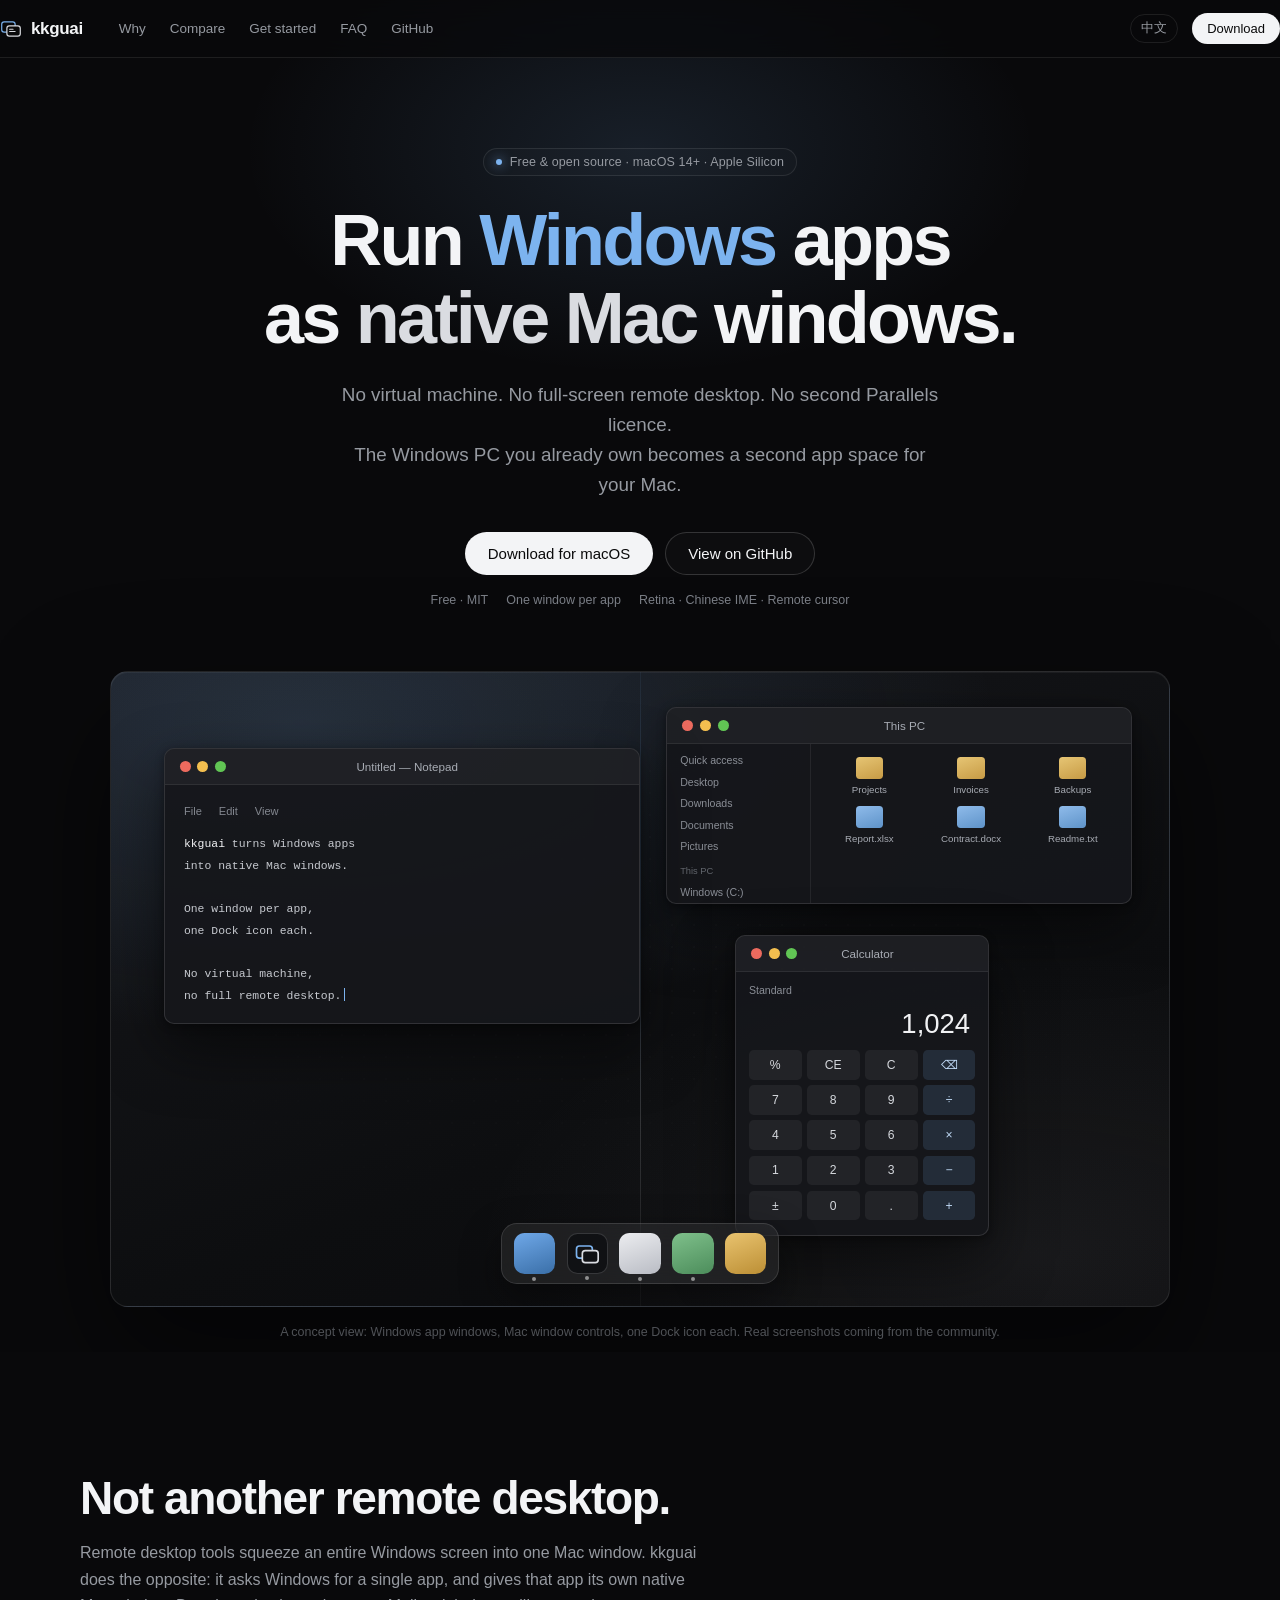
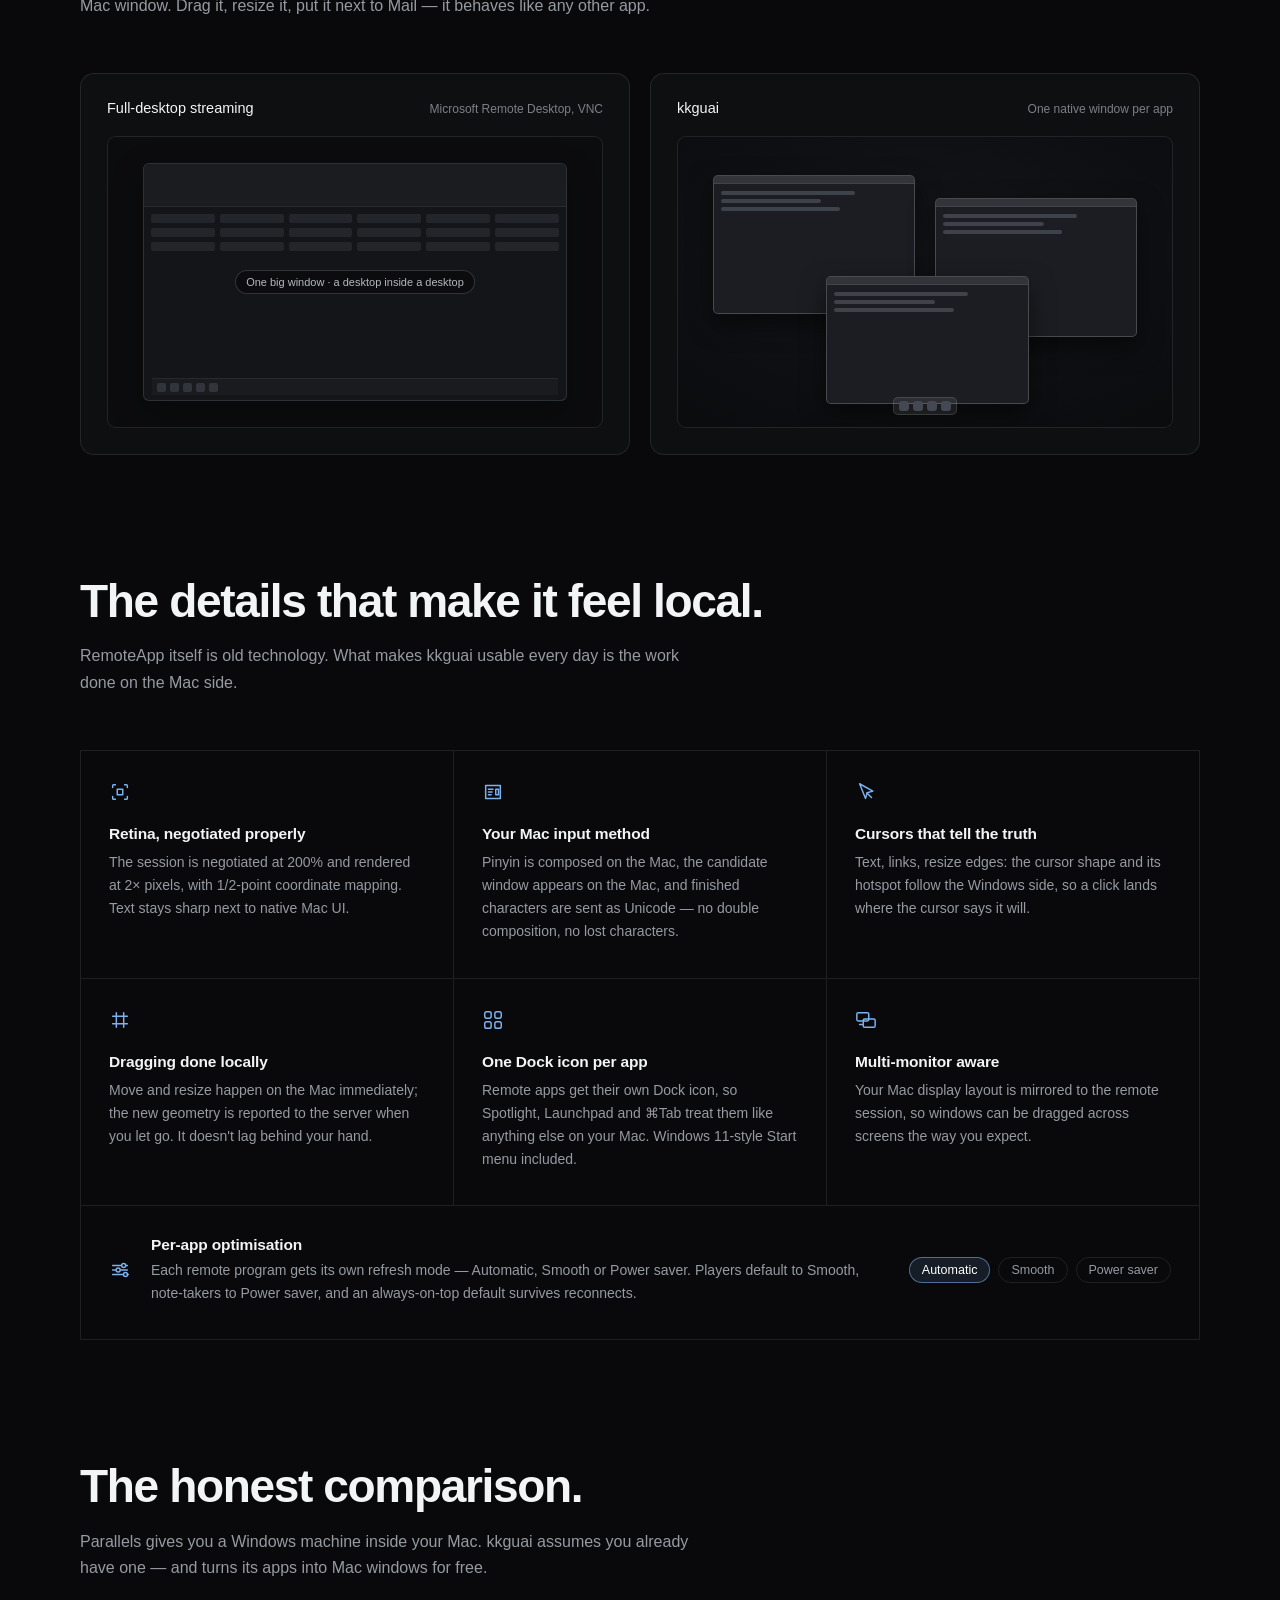
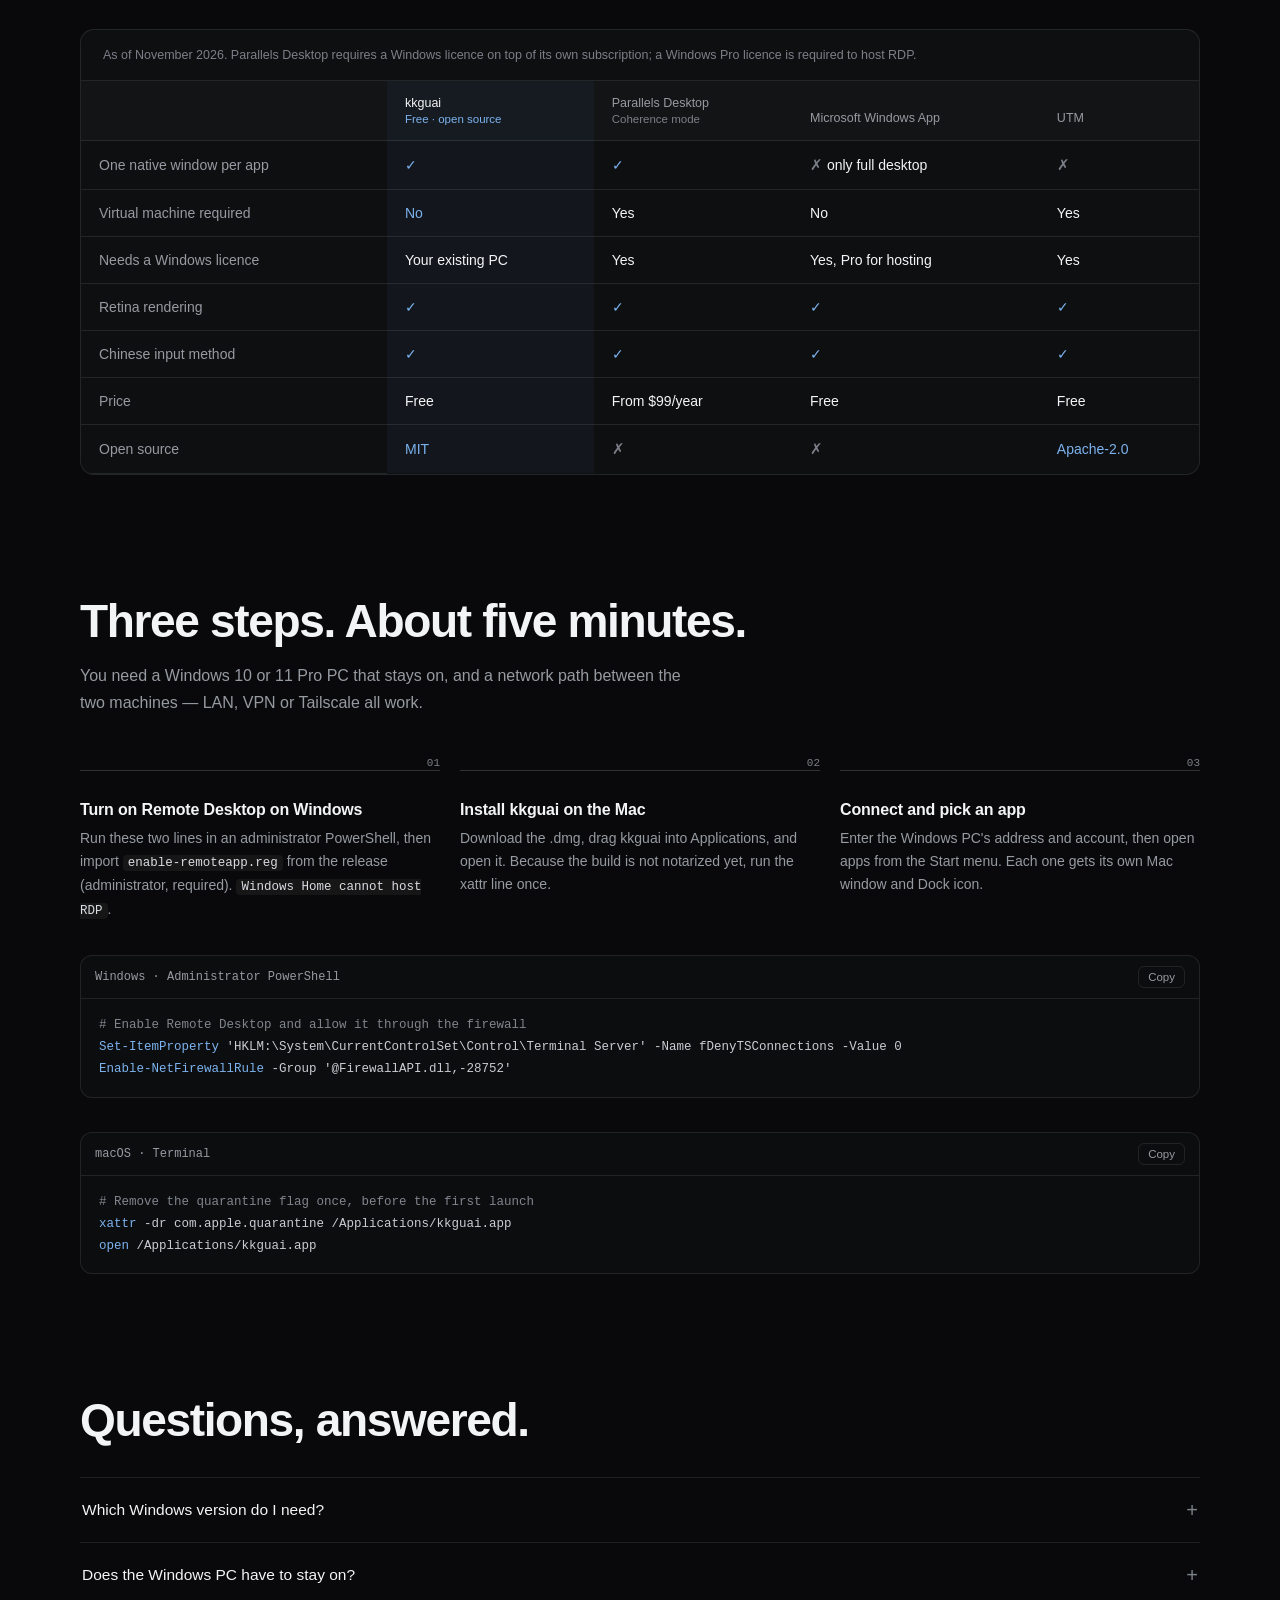
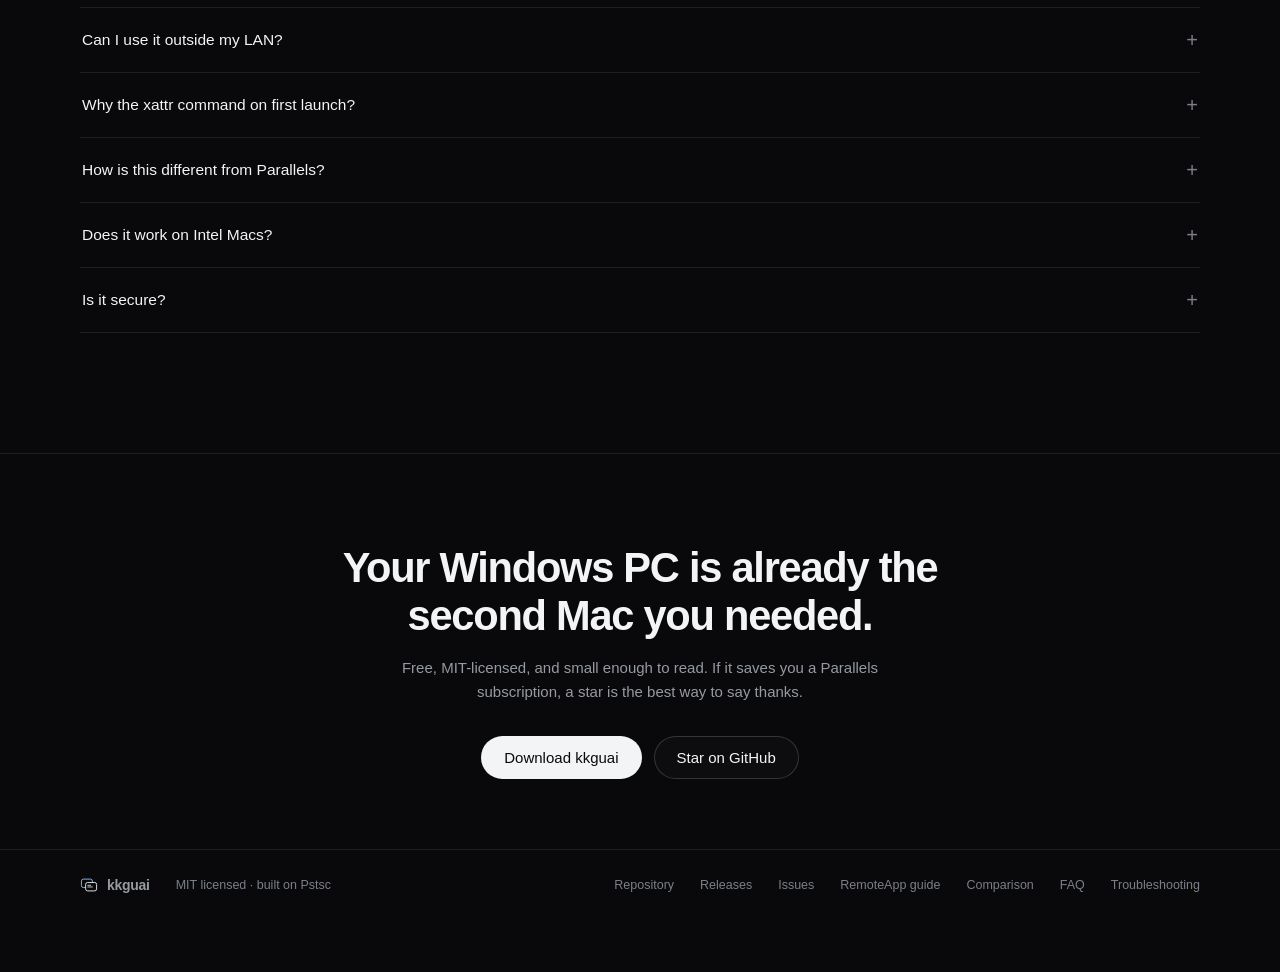
<file: docs/en/index.html>
<!doctype html>
<html lang="en" data-lang="en"><head>
<meta charset="utf-8">
<meta name="viewport" content="width=device-width, initial-scale=1">
<title>kkguai — Run Windows apps as native Mac windows</title>
<meta name="description" content="kkguai is a free, open-source RemoteApp client for macOS: every Windows app opens as its own native Mac window. No virtual machine, no full remote desktop, no Parallels subscription.">
<link rel="canonical" href="https://kkguai666.github.io/kkguai/en/">
<link rel="alternate" hreflang="zh-CN" href="https://kkguai666.github.io/kkguai/">
<link rel="alternate" hreflang="en" href="https://kkguai666.github.io/kkguai/en/">
<link rel="alternate" hreflang="x-default" href="https://kkguai666.github.io/kkguai/">
<meta property="og:type" content="website">
<meta property="og:title" content="kkguai — Run Windows apps as native Mac windows">
<meta property="og:description" content="No virtual machine, no full remote desktop, no Parallels subscription. Free and open source.">
<meta property="og:url" content="https://kkguai666.github.io/kkguai/en/">
<meta property="og:image" content="https://kkguai666.github.io/kkguai/assets/social-en.png">
<meta property="og:locale" content="en_US">
<meta property="og:locale:alternate" content="zh_CN">
<meta name="twitter:card" content="summary_large_image">
<meta name="twitter:title" content="kkguai — Run Windows apps as native Mac windows">
<meta name="twitter:description" content="No VM, no full remote desktop, no Parallels. Free and open source.">
<meta name="twitter:image" content="https://kkguai666.github.io/kkguai/assets/social-en.png">
<meta name="theme-color" content="#09090B">
<link rel="icon" href="../assets/mark.svg" type="image/svg+xml">
<script type="application/ld+json" id="ld">{"@context":"https://schema.org","@graph":[{"@type":"WebSite","@id":"https://kkguai666.github.io/kkguai/#website","url":"https://kkguai666.github.io/kkguai/","name":"kkguai","inLanguage":["zh-CN","en"]},{"@type":"SoftwareApplication","@id":"https://kkguai666.github.io/kkguai/#app","name":"kkguai","url":"https://kkguai666.github.io/kkguai/en/","description":"Free, open-source RemoteApp client for macOS: turn Windows apps into native Mac windows. No virtual machine, no full remote desktop, no Parallels.","applicationCategory":"UtilitiesApplication","applicationSubCategory":"RemoteApp / RDP client","operatingSystem":"macOS 14+ (Apple Silicon)","softwareVersion":"0.3.0","license":"https://opensource.org/license/mit","isAccessibleForFree":true,"offers":{"@type":"Offer","price":"0","priceCurrency":"USD"},"downloadUrl":"https://github.com/kkguai666/kkguai/releases/latest","sameAs":["https://github.com/kkguai666/kkguai"],"screenshot":"https://kkguai666.github.io/kkguai/assets/social-en.png","inLanguage":["zh-CN","en"]},{"@type":"FAQPage","mainEntity":[{"@type":"Question","name":"Which Windows version do I need?","acceptedAnswer":{"@type":"Answer","text":"Windows 10/11 Pro or Enterprise with Remote Desktop enabled. Windows Home cannot host RDP."}},{"@type":"Question","name":"Does the Windows PC have to stay on?","acceptedAnswer":{"@type":"Answer","text":"Yes. The apps run on that machine; kkguai only displays their windows and sends input."}},{"@type":"Question","name":"Can I use it outside my LAN?","acceptedAnswer":{"@type":"Answer","text":"Yes, through a VPN, Tailscale or a port forward. Do not expose port 3389 directly to the internet."}},{"@type":"Question","name":"Why the xattr command on first launch?","acceptedAnswer":{"@type":"Answer","text":"The release is not notarized by Apple, so macOS quarantines it after download. Removing the quarantine flag takes one command."}},{"@type":"Question","name":"How is this different from Parallels?","acceptedAnswer":{"@type":"Answer","text":"Parallels runs a full Windows VM and charges a subscription; kkguai uses a Windows PC you already own and is free."}},{"@type":"Question","name":"Does it work on Intel Macs?","acceptedAnswer":{"@type":"Answer","text":"The current release is Apple Silicon only. Intel Macs can build from source."}},{"@type":"Question","name":"Is it secure?","acceptedAnswer":{"@type":"Answer","text":"The connection uses standard encrypted RDP. Keep it on a LAN, VPN or Tailscale and use a strong account password."}}]}]}</script>
<style>
  :root {
    --bg: #09090B;
    --bg-soft: #0E0F11;
    --surface: #141518;
    --surface-2: #191A1E;
    --line: rgba(255, 255, 255, 0.09);
    --line-strong: rgba(255, 255, 255, 0.16);
    --text: #F3F4F6;
    --muted: #969AA1;
    --dim: #7B7F87;
    --blue: #7CB3EF;
    --blue-deep: #2D6BA8;
    --silver: #DADCE1;
    --font: -apple-system, BlinkMacSystemFont, "SF Pro Display", "SF Pro Text", "PingFang SC", "Hiragino Sans GB", "Microsoft YaHei", sans-serif;
    --mono: ui-monospace, "SF Mono", "JetBrains Mono", Menlo, Consolas, monospace;
    --w: 1120px;
    --r: 12px;
  }
  * { box-sizing: border-box; }
  html { scroll-behavior: smooth; overflow-x: clip; }
  @media (prefers-reduced-motion: reduce) { html { scroll-behavior: auto; } }
  body {
    margin: 0;
    background: var(--bg);
    color: var(--text);
    font-family: var(--font);
    -webkit-font-smoothing: antialiased;
    text-rendering: optimizeLegibility;
    overflow-x: hidden;
  }
  ::selection { background: rgba(124, 179, 239, 0.3); }
  a { color: inherit; text-decoration: none; }
  img { max-width: 100%; display: block; }
  .wrap { width: min(var(--w), calc(100% - 48px)); margin-inline: auto; }
  .mono { font-family: var(--mono); }
  .zh-only, .en-only { display: none; }
  html[data-lang="zh"] .zh-only { display: contents; }
  html[data-lang="en"] .en-only { display: contents; }

  /* nav */
  .nav {
    position: fixed; inset: 0 0 auto 0; z-index: 50;
    height: 58px;
    display: flex; align-items: center;
    background: rgba(9, 9, 11, 0.72);
    backdrop-filter: saturate(160%) blur(18px);
    -webkit-backdrop-filter: saturate(160%) blur(18px);
    border-bottom: 1px solid var(--line);
  }
  .nav-in { display: flex; align-items: center; gap: 28px; width: 100%; }
  .brand { display: flex; align-items: center; gap: 9px; font-weight: 600; font-size: 17px; letter-spacing: -0.02em; }
  .brand svg { width: 22px; height: 22px; }
  .nav-links { display: flex; gap: 24px; margin-left: 8px; font-size: 13.5px; color: var(--muted); }
  .nav-links a:hover { color: var(--text); }
  .nav-right { margin-left: auto; display: flex; align-items: center; gap: 14px; }
  .lang-btn {
    font: inherit; font-size: 12.5px; color: var(--muted); background: none;
    border: 1px solid var(--line); border-radius: 999px; padding: 5px 10px; cursor: pointer;
    min-width: 44px; text-align: center;
  }
  .lang-btn:hover { color: var(--text); border-color: var(--line-strong); }
  .btn {
    display: inline-flex; align-items: center; justify-content: center; gap: 8px;
    font: inherit; font-size: 14px; font-weight: 500;
    padding: 9px 16px; border-radius: 999px; border: 1px solid transparent;
    cursor: pointer; transition: background .18s ease, border-color .18s ease, transform .18s ease;
  }
  .btn-primary { background: var(--text); color: #0A0A0B; }
  .btn-primary:hover { background: #fff; transform: translateY(-1px); }
  .btn-ghost { border-color: var(--line-strong); color: var(--text); background: rgba(255,255,255,0.02); }
  .btn-ghost:hover { background: rgba(255,255,255,0.06); }
  .btn-small { padding: 7px 14px; font-size: 13px; }
  .nav .btn { padding: 7px 14px; font-size: 13px; }

  /* hero */
  .hero { padding: 148px 0 0; position: relative; text-align: center; overflow: hidden; }
  .hero::before {
    content: ""; position: absolute; left: 50%; top: -160px; translate: -50% 0;
    width: 1100px; height: 620px; pointer-events: none;
    background: radial-gradient(closest-side, rgba(124, 179, 239, 0.13), transparent 72%);
  }
  .hero-in { position: relative; }
  .kicker {
    display: inline-flex; align-items: center; gap: 8px;
    font-size: 12.5px; color: var(--muted); letter-spacing: 0.01em;
    border: 1px solid var(--line); border-radius: 999px; padding: 6px 12px;
    background: rgba(255,255,255,0.015);
  }
  .kicker .dot { width: 6px; height: 6px; border-radius: 50%; background: var(--blue); box-shadow: 0 0 12px var(--blue); }
  h1 {
    margin: 26px auto 0; max-width: 900px;
    font-size: clamp(2.5rem, 6.4vw, 4.5rem); line-height: 1.08; letter-spacing: -0.038em;
    font-weight: 600;
  }
  h1 .os-windows { color: var(--blue); }
  h1 .os-mac { color: var(--silver); }
  .lede {
    margin: 22px auto 0; max-width: 610px;
    font-size: clamp(1rem, 1.6vw, 1.18rem); line-height: 1.6; color: var(--muted);
  }
  .lede strong { color: var(--text); font-weight: 500; }
  .cta-row { display: flex; gap: 12px; justify-content: center; flex-wrap: wrap; margin-top: 32px; }
  .btn-lg { padding: 12px 22px; font-size: 15px; }
  .meta-row {
    margin-top: 18px; display: flex; gap: 18px; justify-content: center; flex-wrap: wrap;
    font-size: 12.5px; color: var(--dim);
  }
  .meta-row span { display: inline-flex; align-items: center; gap: 6px; }

  /* stage */
  .stage-wrap { position: relative; margin-top: 64px; }
  .stage {
    position: relative; container-type: inline-size;
    width: min(1060px, 100%); margin-inline: auto;
    aspect-ratio: 16 / 9.6;
    border-radius: 18px;
    background:
      radial-gradient(120% 90% at 18% 8%, rgba(124, 179, 239, 0.16), transparent 55%),
      radial-gradient(90% 80% at 88% 92%, rgba(218, 220, 225, 0.07), transparent 60%),
      linear-gradient(160deg, #17181C 0%, #0D0E10 62%, #0A0A0C 100%);
    border: 1px solid var(--line);
    box-shadow: 0 50px 120px rgba(0, 0, 0, 0.55), inset 0 1px 0 rgba(255, 255, 255, 0.05);
    overflow: hidden;
    isolation: isolate;
    text-align: left;
  }
  .stage::after {
    content: ""; position: absolute; inset: 0; z-index: 0; pointer-events: none;
    background-image: radial-gradient(rgba(255,255,255,0.05) 1px, transparent 1px);
    background-size: 22px 22px;
    mask-image: radial-gradient(80% 70% at 50% 40%, #000 20%, transparent 80%);
    opacity: .35;
  }
  .seam {
    position: absolute; z-index: 0; left: 50%; top: -10%; bottom: -10%; width: 1px;
    background: linear-gradient(to bottom, transparent, rgba(124,179,239,0.5), rgba(218,220,225,0.35), transparent);
    opacity: .5;
  }
  .win {
    position: absolute; z-index: 2;
    background: rgba(22, 23, 27, 0.94);
    border: 1px solid rgba(255, 255, 255, 0.12);
    border-radius: 10px;
    box-shadow: 0 24px 60px rgba(0, 0, 0, 0.5), 0 2px 8px rgba(0, 0, 0, 0.4);
    overflow: hidden;
    transform-origin: 50% 60%;
    opacity: 1;
    translate: 0 0;
    scale: 1;
  }
  .stage.is-ready .win { animation: winIn .9s cubic-bezier(.2,.7,.2,1) backwards; }
  .stage.is-ready .win-1 { animation-delay: .12s; }
  .stage.is-ready .win-2 { animation-delay: .26s; }
  .stage.is-ready .win-3 { animation-delay: .4s; }
  @keyframes winIn { from { opacity: 0; translate: 0 18px; scale: .98; } to { opacity: 1; translate: 0 0; scale: 1; } }
  @media (prefers-reduced-motion: reduce) {
    .win { opacity: 1; translate: 0; scale: 1; animation: none !important; }
  }
  .win-1 { left: 5%; top: 12%; width: 45%; z-index: 3; }
  .win-2 { right: 3.5%; top: 5.5%; width: 44%; z-index: 2; }
  .win-3 { right: 17%; bottom: 11%; width: 24%; z-index: 4; }
  .win-bar {
    display: flex; align-items: center; gap: 1.1cqw;
    height: 3.4cqw; padding: 0 1.4cqw;
    background: rgba(255,255,255,0.04);
    border-bottom: 1px solid rgba(255,255,255,0.07);
  }
  .lights { display: flex; gap: .62cqw; }
  .lights i { width: 1.05cqw; height: 1.05cqw; border-radius: 50%; background: #3A3C42; }
  .lights i:nth-child(1) { background: #EC6A5E; }
  .lights i:nth-child(2) { background: #F4BF4F; }
  .lights i:nth-child(3) { background: #61C554; }
  .win-title {
    flex: 1; text-align: center; font-size: 1.1cqw; color: #A8ACB4;
    white-space: nowrap; overflow: hidden; text-overflow: ellipsis;
  }
  .win-tools { width: 3.4cqw; }
  .win-body { padding: 1.6cqw 1.8cqw; font-size: 1.22cqw; line-height: 1.65; color: #C9CCD2; }
  .win-menu { display: flex; gap: 1.6cqw; font-size: 1.05cqw; color: #83878F; padding-bottom: 1.2cqw; }
  .note-text { font-family: var(--mono); font-size: 1.08cqw; line-height: 1.9; color: #C6C9CF; white-space: pre-line; }
  .note-text .b { color: #F1F2F4; }
  .cursor { display: inline-block; width: 1px; height: 1.15em; background: #7CB3EF; vertical-align: -0.18em; margin-left: .2em; animation: blink 1.1s steps(1) infinite; }
  @keyframes blink { 50% { opacity: 0; } }
  .ex-wrap { display: flex; height: 15cqw; }
  .ex-side { width: 31%; border-right: 1px solid rgba(255,255,255,0.07); padding: 1cqw 1.2cqw; font-size: 1cqw; color: #8A8E96; display: flex; flex-direction: column; gap: .9cqw; }
  .ex-side .grp { color: #63676E; font-size: .88cqw; margin-top: .4cqw; }
  .ex-main { flex: 1; padding: 1.2cqw; display: grid; grid-template-columns: repeat(3, 1fr); gap: 1cqw; align-content: start; }
  .file { display: flex; flex-direction: column; align-items: center; gap: .5cqw; font-size: .92cqw; color: #A6AAB2; text-align: center; }
  .file i { width: 2.6cqw; height: 2.1cqw; border-radius: .35cqw; background: linear-gradient(160deg, #8FBBEA, #5E93C9); }
  .file.folder i { background: linear-gradient(160deg, #E6C574, #C79B45); }
  .calc { padding: 1.1cqw 1.2cqw 1.4cqw; }
  .calc-head { font-size: 1cqw; color: #8A8E96; margin-bottom: .7cqw; }
  .calc-screen { text-align: right; font-size: 2.6cqw; font-weight: 300; padding: .4cqw .5cqw 1cqw; color: #F1F2F4; }
  .calc-grid { display: grid; grid-template-columns: repeat(4, 1fr); gap: .5cqw; }
  .calc-grid b {
    font-weight: 400; font-size: 1.15cqw; text-align: center; padding: .75cqw 0;
    background: rgba(255,255,255,0.055); border-radius: .45cqw; color: #D5D8DD;
  }
  .calc-grid b.op { background: rgba(124,179,239,0.14); color: #BFD9F5; }
  .calc-grid b.eq { background: var(--blue); color: #0A0A0B; }
  .dock {
    position: absolute; z-index: 6; left: 50%; bottom: 3.4%; translate: -50% 0;
    display: flex; align-items: flex-end; gap: 1.1cqw;
    padding: .85cqw 1.1cqw;
    background: rgba(255,255,255,0.07);
    border: 1px solid rgba(255,255,255,0.12);
    border-radius: 1.5cqw;
    backdrop-filter: blur(14px);
    -webkit-backdrop-filter: blur(14px);
    box-shadow: 0 16px 40px rgba(0,0,0,.45);
  }
  .dock i { display: block; width: 3.9cqw; height: 3.9cqw; border-radius: 1cqw; position: relative; }
  .dock i.app-a { background: linear-gradient(160deg, #6FA8E8, #3A6FA8); }
  .dock i.app-b { background: linear-gradient(160deg, #ECEDF0, #B9BCC4); }
  .dock i.app-c { background: linear-gradient(160deg, #7FC08B, #4C8D5B); }
  .dock i.app-d { background: linear-gradient(160deg, #E9C36F, #BC8F35); }
  .dock i.app-e { background: linear-gradient(160deg, #B9A6EC, #7C67B8); }
  .dock i.k { background: #101114; display: grid; place-items: center; border: 1px solid rgba(255,255,255,.16); }
  .dock i.k svg { width: 68%; height: 68%; }
  .dock i::after { content: ""; position: absolute; left: 50%; bottom: -.62cqw; translate: -50% 0; width: .38cqw; height: .38cqw; border-radius: 50%; background: rgba(255,255,255,.5); }
  .dock i:last-child::after { display: none; }
  .stage-caption { margin-top: 18px; text-align: center; font-size: 12.5px; color: var(--dim); }
  @media (max-width: 720px) {
    .stage { aspect-ratio: 4 / 3.6; border-radius: 14px; }
    .win-1 { left: 4%; top: 8%; width: 62%; }
    .win-2 { right: 4%; top: 34%; width: 60%; }
    .win-3 { display: none; }
    .win-bar { height: 22px; padding: 0 8px; gap: 6px; }
    .lights { gap: 4px; } .lights i { width: 6px; height: 6px; }
    .win-title { font-size: 7px; } .win-tools { width: 18px; }
    .win-body { padding: 9px 10px; font-size: 7px; }
    .win-menu { font-size: 6.5px; gap: 10px; padding-bottom: 6px; }
    .note-text { font-size: 6.6px; line-height: 1.8; }
    .ex-wrap { height: 92px; } .ex-side { font-size: 6px; gap: 5px; padding: 6px; }
    .ex-main { gap: 6px; padding: 7px; } .file { font-size: 6px; gap: 3px; }
    .file i { width: 15px; height: 12px; } .dock { gap: 7px; padding: 6px 8px; border-radius: 10px; bottom: 5%; }
    .dock i { width: 26px; height: 26px; border-radius: 7px; }
  }

  /* sections */
  section { padding: 120px 0 0; }
  .sec-head { max-width: 720px; }
  .sec-head h2 {
    margin: 0; font-size: clamp(1.9rem, 3.6vw, 2.9rem); line-height: 1.14;
    letter-spacing: -0.03em; font-weight: 600;
  }
  .sec-head p { margin: 16px 0 0; font-size: 16px; line-height: 1.65; color: var(--muted); max-width: 620px; }

  /* split diagrams */
  .split { margin-top: 54px; display: grid; grid-template-columns: 1fr 1fr; gap: 20px; }
  .diagram {
    border: 1px solid var(--line); border-radius: 14px; padding: 26px;
    background: var(--bg-soft);
  }
  .diagram-label { display: flex; justify-content: space-between; align-items: baseline; gap: 12px; margin-bottom: 20px; }
  .diagram-label b { font-size: 14.5px; font-weight: 500; }
  .diagram-label span { font-size: 12px; color: var(--dim); }
  .desk { position: relative; aspect-ratio: 16 / 9.4; border-radius: 9px; border: 1px solid var(--line); background: #0B0C0E; overflow: hidden; }
  .desk { background: #0D0E11; }
  .desk.other .big-window { position: absolute; inset: 9% 7%; border-radius: 6px; border: 1px solid rgba(255,255,255,.18); background: #1A1C21; overflow: hidden; box-shadow: 0 12px 30px rgba(0,0,0,.45); }
  .desk.other .big-window .tinybar { height: 18%; background: #24262C; border-bottom: 1px solid rgba(255,255,255,.1); }
  .desk.other .big-window .tinygrid { display: grid; grid-template-columns: repeat(6, 1fr); gap: 5px; padding: 7px; opacity: .8; }
  .desk.other .big-window .tinygrid i { height: 9px; border-radius: 2px; background: #363A43; }
  .desk.other .taskbar { position: absolute; left: 9%; right: 9%; bottom: 11%; height: 17px; background: #22252B; border-top: 1px solid rgba(255,255,255,.1); display: flex; gap: 4px; align-items: center; padding: 0 5px; }
  .desk.other .taskbar i { width: 9px; height: 9px; border-radius: 2px; background: #464B55; }
  .desk.other .lock { position: absolute; inset: 0; display: grid; place-items: center; background: rgba(9,9,11,.35); }
  .desk.other .lock span { font-size: 11px; color: #B4B8BF; border: 1px solid rgba(255,255,255,.16); padding: 5px 10px; border-radius: 999px; background: rgba(9,9,11,.65); }
  .desk.kkg { background: radial-gradient(80% 80% at 50% 40%, #131519, #0A0B0D); }
  .mini-win { position: absolute; border-radius: 5px; border: 1px solid rgba(255,255,255,.2); background: #1B1D22; box-shadow: 0 10px 24px rgba(0,0,0,.5); overflow: hidden; }
  .mini-win .mb { height: 8px; background: rgba(255,255,255,.1); border-bottom: 1px solid rgba(255,255,255,.08); }
  .mini-win .mc { padding: 7px; display: flex; flex-direction: column; gap: 4px; }
  .mini-win .mc i { height: 4px; border-radius: 2px; background: #3D424B; width: 72%; }
  .mini-win .mc i:nth-child(2) { width: 54%; } .mini-win .mc i:nth-child(3) { width: 64%; }
  .mw1 { left: 7%; top: 13%; width: 41%; height: 48%; }
  .mw2 { right: 7%; top: 21%; width: 41%; height: 48%; }
  .mw3 { left: 30%; bottom: 8%; width: 41%; height: 44%; }
  .desk.kkg .dock-mini { position: absolute; left: 50%; bottom: 12px; translate: -50% 0; display: flex; gap: 4px; padding: 3px 5px; border-radius: 5px; background: rgba(255,255,255,.08); border: 1px solid rgba(255,255,255,.12); }
  .desk.kkg .dock-mini i { width: 10px; height: 10px; border-radius: 3px; background: #434852; }

  /* feature grid */
  .features { margin-top: 54px; display: grid; grid-template-columns: repeat(3, 1fr); border-top: 1px solid var(--line); border-left: 1px solid var(--line); }
  .feat { padding: 30px 28px 34px; border-right: 1px solid var(--line); border-bottom: 1px solid var(--line); }
  .feat svg { width: 22px; height: 22px; stroke: var(--blue); }
  .feat h3 { margin: 18px 0 8px; font-size: 15.5px; font-weight: 550; letter-spacing: -0.01em; }
  .feat p { margin: 0; font-size: 14px; line-height: 1.65; color: var(--muted); }
  .feat.wide { grid-column: 1 / -1; display: flex; align-items: center; gap: 20px; text-align: left; }
  .feat.wide svg { flex: none; }
  .feat.wide h3 { margin: 0 0 5px; }
  .feat.wide .modes { margin-left: auto; display: flex; gap: 8px; flex: none; }
  .feat.wide .modes span { font-size: 12.5px; padding: 5px 12px; border-radius: 999px; border: 1px solid var(--line); color: var(--muted); white-space: nowrap; }
  .feat.wide .modes span.on { color: #fff; border-color: rgba(124,179,239,.55); background: rgba(124,179,239,.12); }
  @media (max-width: 760px) { .feat.wide { flex-wrap: wrap; } .feat.wide .modes { margin-left: 42px; } }

  /* comparison */
  .table-wrap { margin-top: 48px; overflow-x: auto; border: 1px solid var(--line); border-radius: 14px; background: var(--bg-soft); }
  table { width: 100%; border-collapse: collapse; min-width: 780px; font-size: 14px; }
  caption { text-align: left; padding: 18px 22px; font-size: 12.5px; color: var(--dim); border-bottom: 1px solid var(--line); }
  th, td { padding: 15px 18px; text-align: left; border-bottom: 1px solid var(--line); }
  tr:last-child td { border-bottom: 0; }
  thead th { font-size: 12.5px; font-weight: 500; color: var(--muted); background: rgba(255,255,255,.02); vertical-align: bottom; }
  thead th.us { color: var(--text); background: rgba(124,179,239,.07); }
  thead th .tagline { display: block; font-weight: 400; font-size: 11.5px; color: var(--dim); margin-top: 3px; }
  thead th.us .tagline { color: var(--blue); }
  td.us { background: rgba(124,179,239,.05); color: var(--text); }
  tbody th { font-weight: 400; color: var(--muted); }
  .yes { color: var(--blue); }
  .no { color: var(--dim); font-size: 15px; }
  .na { color: var(--dim); }
  .price { font-variant-numeric: tabular-nums; }

  /* steps */
  .steps { margin-top: 54px; display: grid; grid-template-columns: repeat(3, 1fr); gap: 20px; counter-reset: step; }
  .step { border-top: 1px solid var(--line-strong); padding-top: 18px; position: relative; }
  .step::before { counter-increment: step; content: "0" counter(step); position: absolute; right: 0; top: -14px; font-family: var(--mono); font-size: 11px; color: var(--dim); }
  .step h3 { margin: 12px 0 8px; font-size: 16px; font-weight: 550; letter-spacing: -0.01em; }
  .step p { margin: 0; font-size: 14px; line-height: 1.65; color: var(--muted); }
  .step code { font-family: var(--mono); font-size: 12.5px; color: var(--silver); background: rgba(255,255,255,.05); padding: 1px 5px; border-radius: 4px; }
  .code-card { margin-top: 34px; border: 1px solid var(--line); border-radius: 12px; overflow: hidden; background: #0C0D0F; }
  .code-head { display: flex; align-items: center; gap: 10px; padding: 10px 14px; border-bottom: 1px solid var(--line); font-size: 12px; color: var(--dim); }
  .code-head .file-name { font-family: var(--mono); color: var(--muted); }
  .copy-btn { margin-left: auto; font: inherit; font-size: 11.5px; color: var(--muted); background: none; border: 1px solid var(--line); border-radius: 6px; padding: 4px 9px; cursor: pointer; }
  .copy-btn:hover { color: var(--text); border-color: var(--line-strong); }
  pre { margin: 0; padding: 16px 18px; overflow-x: auto; font-family: var(--mono); font-size: 12.5px; line-height: 1.75; color: #C9CCD2; }
  pre .c { color: #80858D; }
  pre .p { color: #7CB3EF; }

  /* faq */
  .faq { margin-top: 30px; border-top: 1px solid var(--line); }
  details { border-bottom: 1px solid var(--line); }
  summary { cursor: pointer; list-style: none; display: flex; align-items: center; gap: 16px; padding: 22px 2px; font-size: 15.5px; font-weight: 500; }
  summary::-webkit-details-marker { display: none; }
  summary .plus { margin-left: auto; color: var(--dim); font-weight: 300; font-size: 20px; line-height: 1; transition: rotate .2s ease; }
  details[open] summary .plus { rotate: 45deg; }
  details .answer { padding: 0 2px 24px; font-size: 14.5px; line-height: 1.7; color: var(--muted); max-width: 780px; }

  /* final cta */
  .final { margin-top: 120px; border-top: 1px solid var(--line); padding: 90px 0 40px; text-align: center; }
  .final h2 { margin: 0 auto; max-width: 680px; font-size: clamp(1.8rem, 3.4vw, 2.6rem); line-height: 1.15; letter-spacing: -0.03em; font-weight: 600; }
  .final p { margin: 16px auto 0; color: var(--muted); font-size: 15px; line-height: 1.6; max-width: 560px; }
  footer { margin-top: 70px; border-top: 1px solid var(--line); padding: 26px 0 40px; }
  .foot { display: flex; flex-wrap: wrap; gap: 14px 26px; align-items: center; font-size: 12.5px; color: var(--dim); }
  .foot .spacer { flex: 1; }
  .foot a:hover { color: var(--text); }
  .foot .brand { font-size: 14px; color: var(--muted); }
  .foot .brand svg { width: 18px; height: 18px; }

  @media (max-width: 900px) {
    .features { grid-template-columns: repeat(2, 1fr); }
    .split { grid-template-columns: 1fr; }
    .steps { grid-template-columns: 1fr; gap: 28px; }
    .step::before { position: static; display: block; margin-bottom: 8px; }
    .nav-links { display: none; }
  }
  @media (max-width: 640px) {
    .wrap { width: min(var(--w), calc(100% - 32px)); }
    .hero { padding-top: 120px; }
    .features { grid-template-columns: 1fr; }
    .meta-row { gap: 8px 14px; }
    section { padding-top: 88px; }
    .final { margin-top: 88px; padding-top: 64px; }
  }
  :focus-visible { outline: 2px solid var(--blue); outline-offset: 3px; border-radius: 4px; }
</style>
</head>
<body>

<header class="nav">
  <div class="wrap nav-in">
    <a class="brand" href="#top" aria-label="kkguai">
      <svg viewBox="0 0 64 64" aria-hidden="true"><rect x="5" y="11" width="39" height="30" rx="7" fill="none" stroke="#7CB3EF" stroke-width="3.5"></rect><rect x="20" y="23" width="39" height="30" rx="7" fill="#0A0A0B" stroke="#DADCE1" stroke-width="3.5"></rect><path d="M28 33h10M28 39h16" stroke="#DADCE1" stroke-width="3" stroke-linecap="round"></path></svg>
      kkguai
    </a>
    <nav class="nav-links" aria-label="Main">
      <a href="#why">Why</a>
      <a href="#compare">Compare</a>
      <a href="#start">Get started</a>
      <a href="#faq">FAQ</a>
      <a href="https://github.com/kkguai666/kkguai">GitHub</a>
    </nav>
    <div class="nav-right">
      <a class="lang-btn" id="lang" href="../" hreflang="zh-CN" aria-label="切换到中文">中文</a>
      <a class="btn btn-primary" href="https://github.com/kkguai666/kkguai/releases/latest">Download</a>
    </div>
  </div>
</header>

<main id="top">
  <section class="hero" aria-labelledby="h1">
    <div class="wrap hero-in">
      <span class="kicker"><span class="dot"></span><span>Free &amp; open source · macOS 14+ · Apple Silicon</span></span>
      <h1 id="h1">
        
        <span class="en-only">Run <span class="os-windows">Windows</span> apps<br>as <span class="os-mac">native Mac</span> windows.</span>
      </h1>
      <p class="lede">
        
        <span class="en-only">No virtual machine. No full-screen remote desktop. No second Parallels licence.<br>The Windows PC you already own becomes a second app space for your Mac.</span>
      </p>
      <div class="cta-row">
        <a class="btn btn-primary btn-lg" href="https://github.com/kkguai666/kkguai/releases/latest">Download for macOS</a>
        <a class="btn btn-ghost btn-lg" href="https://github.com/kkguai666/kkguai">View on GitHub</a>
      </div>
      <div class="meta-row">
        <span>Free · MIT</span>
        <span>One window per app</span>
        <span>Retina · Chinese IME · Remote cursor</span>
      </div>
    </div>

    <div class="wrap stage-wrap">
      <div class="stage is-ready" id="stage" role="img" aria-label="Three Windows app windows side by side on a Mac desktop, each with its own icon in the Dock below">
        <span class="seam" aria-hidden="true"></span>

        <div class="win win-1">
          <div class="win-bar">
            <span class="lights"><i></i><i></i><i></i></span>
            <span class="win-title">Untitled — Notepad</span>
            <span class="win-tools"></span>
          </div>
          <div class="win-body">
            <div class="win-menu"><span>File</span><span>Edit</span><span>View</span></div>
            <div class="note-text"><span class="b">kkguai</span> <span>turns Windows apps<br>into native Mac windows.<br><br>One window per app,<br>one Dock icon each.<br><br>No virtual machine,<br>no full remote desktop.</span><span class="cursor"></span></div>
          </div>
        </div>

        <div class="win win-2">
          <div class="win-bar">
            <span class="lights"><i></i><i></i><i></i></span>
            <span class="win-title">This PC</span>
            <span class="win-tools"></span>
          </div>
          <div class="ex-wrap">
            <div class="ex-side">
              <span>Quick access</span>
              <span>Desktop</span><span>Downloads</span><span>Documents</span><span>Pictures</span>
              <span class="grp">This PC</span>
              <span>Windows (C:)</span><span>Data (D:)</span>
            </div>
            <div class="ex-main">
              <span class="file folder"><i></i><span>Projects</span></span>
              <span class="file folder"><i></i><span>Invoices</span></span>
              <span class="file folder"><i></i><span>Backups</span></span>
              <span class="file"><i></i><span>Report.xlsx</span></span>
              <span class="file"><i></i><span>Contract.docx</span></span>
              <span class="file"><i></i><span>Readme.txt</span></span>
            </div>
          </div>
        </div>

        <div class="win win-3">
          <div class="win-bar">
            <span class="lights"><i></i><i></i><i></i></span>
            <span class="win-title">Calculator</span>
            <span class="win-tools"></span>
          </div>
          <div class="calc">
            <div class="calc-head">Standard</div>
            <div class="calc-screen">1,024</div>
            <div class="calc-grid">
              <b>%</b><b>CE</b><b>C</b><b class="op">⌫</b>
              <b>7</b><b>8</b><b>9</b><b class="op">÷</b>
              <b>4</b><b>5</b><b>6</b><b class="op">×</b>
              <b>1</b><b>2</b><b>3</b><b class="op">−</b>
              <b>±</b><b>0</b><b>.</b><b class="op">+</b>
            </div>
          </div>
        </div>

        <div class="dock" aria-hidden="true">
          <i class="app-a"></i>
          <i class="k"><svg viewBox="0 0 64 64"><rect x="6" y="12" width="38" height="29" rx="7" fill="none" stroke="#7CB3EF" stroke-width="4"></rect><rect x="20" y="23" width="38" height="29" rx="7" fill="#101114" stroke="#DADCE1" stroke-width="4"></rect></svg></i>
          <i class="app-b"></i>
          <i class="app-c"></i>
          <i class="app-d"></i>
        </div>
      </div>
      <p class="stage-caption">A concept view: Windows app windows, Mac window controls, one Dock icon each. Real screenshots coming from the community.</p>
    </div>
  </section>

  <section id="why" aria-labelledby="why-h">
    <div class="wrap">
      <div class="sec-head">
        <h2 id="why-h">Not another remote desktop.</h2>
        <p>Remote desktop tools squeeze an entire Windows screen into one Mac window. kkguai does the opposite: it asks Windows for a single app, and gives that app its own native Mac window. Drag it, resize it, put it next to Mail — it behaves like any other app.</p>
      </div>

      <div class="split">
        <div class="diagram">
          <div class="diagram-label"><b>Full-desktop streaming</b><span>Microsoft Remote Desktop, VNC</span></div>
          <div class="desk other">
            <div class="big-window">
              <div class="tinybar"></div>
              <div class="tinygrid"><i></i><i></i><i></i><i></i><i></i><i></i><i></i><i></i><i></i><i></i><i></i><i></i><i></i><i></i><i></i><i></i><i></i><i></i></div>
            </div>
            <div class="taskbar"><i></i><i></i><i></i><i></i><i></i></div>
            <div class="lock"><span>One big window · a desktop inside a desktop</span></div>
          </div>
        </div>
        <div class="diagram">
          <div class="diagram-label"><b>kkguai</b><span>One native window per app</span></div>
          <div class="desk kkg">
            <div class="mini-win mw1"><div class="mb"></div><div class="mc"><i></i><i></i><i></i></div></div>
            <div class="mini-win mw2"><div class="mb"></div><div class="mc"><i></i><i></i><i></i></div></div>
            <div class="mini-win mw3"><div class="mb"></div><div class="mc"><i></i><i></i><i></i></div></div>
            <div class="dock-mini"><i></i><i></i><i></i><i></i></div>
          </div>
        </div>
      </div>
    </div>
  </section>

  <section aria-labelledby="feat-h">
    <div class="wrap">
      <div class="sec-head">
        <h2 id="feat-h">The details that make it feel local.</h2>
        <p>RemoteApp itself is old technology. What makes kkguai usable every day is the work done on the Mac side.</p>
      </div>
      <div class="features">
        <div class="feat">
          <svg viewBox="0 0 24 24" fill="none" stroke-width="1.6" stroke-linecap="round" stroke-linejoin="round"><path d="M4 7V5a1 1 0 0 1 1-1h2M17 4h2a1 1 0 0 1 1 1v2M20 17v2a1 1 0 0 1-1 1h-2M7 20H5a1 1 0 0 1-1-1v-2"></path><path d="M9 9h6v6H9z"></path></svg>
          <h3>Retina, negotiated properly</h3>
          <p>The session is negotiated at 200% and rendered at 2× pixels, with 1/2-point coordinate mapping. Text stays sharp next to native Mac UI.</p>
        </div>
        <div class="feat">
          <svg viewBox="0 0 24 24" fill="none" stroke-width="1.6" stroke-linecap="round" stroke-linejoin="round"><path d="M4 5h16v14H4z"></path><path d="M7 9h5M7 12h4M7 15h3"></path><path d="M15 9h3v6h-3z"></path></svg>
          <h3>Your Mac input method</h3>
          <p>Pinyin is composed on the Mac, the candidate window appears on the Mac, and finished characters are sent as Unicode — no double composition, no lost characters.</p>
        </div>
        <div class="feat">
          <svg viewBox="0 0 24 24" fill="none" stroke-width="1.6" stroke-linecap="round" stroke-linejoin="round"><path d="M5 3l6.5 16 1.8-6.2L19.5 11z"></path><path d="M13 13l5 5"></path></svg>
          <h3>Cursors that tell the truth</h3>
          <p>Text, links, resize edges: the cursor shape and its hotspot follow the Windows side, so a click lands where the cursor says it will.</p>
        </div>
        <div class="feat">
          <svg viewBox="0 0 24 24" fill="none" stroke-width="1.6" stroke-linecap="round" stroke-linejoin="round"><path d="M4 8h16M4 16h16M8 4v16M16 4v16"></path></svg>
          <h3>Dragging done locally</h3>
          <p>Move and resize happen on the Mac immediately; the new geometry is reported to the server when you let go. It doesn't lag behind your hand.</p>
        </div>
        <div class="feat">
          <svg viewBox="0 0 24 24" fill="none" stroke-width="1.6" stroke-linecap="round" stroke-linejoin="round"><rect x="3" y="3" width="7" height="7" rx="2"></rect><rect x="14" y="3" width="7" height="7" rx="2"></rect><rect x="3" y="14" width="7" height="7" rx="2"></rect><rect x="14" y="14" width="7" height="7" rx="2"></rect></svg>
          <h3>One Dock icon per app</h3>
          <p>Remote apps get their own Dock icon, so Spotlight, Launchpad and ⌘Tab treat them like anything else on your Mac. Windows 11-style Start menu included.</p>
        </div>
        <div class="feat">
          <svg viewBox="0 0 24 24" fill="none" stroke-width="1.6" stroke-linecap="round" stroke-linejoin="round"><rect x="2" y="4" width="13" height="9" rx="1.5"></rect><rect x="9" y="11" width="13" height="9" rx="1.5"></rect><path d="M5 17h3"></path></svg>
          <h3>Multi-monitor aware</h3>
          <p>Your Mac display layout is mirrored to the remote session, so windows can be dragged across screens the way you expect.</p>
        </div>
        <div class="feat wide">
          <svg viewBox="0 0 24 24" fill="none" stroke-width="1.6" stroke-linecap="round" stroke-linejoin="round"><path d="M4 7h9M19 7h1M4 17h11M21 17h-1M4 12h3M13 12h7"/><circle cx="16" cy="7" r="2.2"/><circle cx="10" cy="12" r="2.2"/><circle cx="18" cy="17" r="2.2"/></svg>
          <div>
            <h3>Per-app optimisation</h3>
            <p>Each remote program gets its own refresh mode — Automatic, Smooth or Power saver. Players default to Smooth, note-takers to Power saver, and an always-on-top default survives reconnects.</p>
          </div>
          <div class="modes"><span class="on">Automatic</span><span>Smooth</span><span>Power saver</span></div>
        </div>
      </div>
    </div>
  </section>

  <section id="compare" aria-labelledby="cmp-h">
    <div class="wrap">
      <div class="sec-head">
        <h2 id="cmp-h">The honest comparison.</h2>
        <p>Parallels gives you a Windows machine inside your Mac. kkguai assumes you already have one — and turns its apps into Mac windows for free.</p>
      </div>
      <div class="table-wrap">
        <table>
          <caption>As of November 2026. Parallels Desktop requires a Windows licence on top of its own subscription; a Windows Pro licence is required to host RDP.</caption>
          <thead>
            <tr>
              <th scope="col"></th>
              <th scope="col" class="us">kkguai<span class="tagline">Free · open source</span></th>
              <th scope="col">Parallels Desktop<span class="tagline">Coherence mode</span></th>
              <th scope="col">Microsoft Windows App</th>
              <th scope="col">UTM</th>
            </tr>
          </thead>
          <tbody>
            <tr><th scope="row">One native window per app</th><td class="us"><span class="yes">✓</span></td><td><span class="yes">✓</span></td><td><span class="no">✗</span> <span>only full desktop</span></td><td><span class="no">✗</span></td></tr>
            <tr><th scope="row">Virtual machine required</th><td class="us"><span class="yes">No</span></td><td>Yes</td><td>No</td><td>Yes</td></tr>
            <tr><th scope="row">Needs a Windows licence</th><td class="us">Your existing PC</td><td>Yes</td><td>Yes, Pro for hosting</td><td>Yes</td></tr>
            <tr><th scope="row">Retina rendering</th><td class="us"><span class="yes">✓</span></td><td><span class="yes">✓</span></td><td><span class="yes">✓</span></td><td><span class="yes">✓</span></td></tr>
            <tr><th scope="row">Chinese input method</th><td class="us"><span class="yes">✓</span></td><td><span class="yes">✓</span></td><td><span class="yes">✓</span></td><td><span class="yes">✓</span></td></tr>
            <tr><th scope="row">Price</th><td class="us price">Free</td><td class="price">From $99/year</td><td class="price">Free</td><td class="price">Free</td></tr>
            <tr><th scope="row">Open source</th><td class="us"><span class="yes">MIT</span></td><td><span class="no">✗</span></td><td><span class="no">✗</span></td><td><span class="yes">Apache-2.0</span></td></tr>
          </tbody>
        </table>
      </div>
    </div>
  </section>

  <section id="start" aria-labelledby="start-h">
    <div class="wrap">
      <div class="sec-head">
        <h2 id="start-h">Three steps. About five minutes.</h2>
        <p>You need a Windows 10 or 11 Pro PC that stays on, and a network path between the two machines — LAN, VPN or Tailscale all work.</p>
      </div>
      <div class="steps">
        <div class="step">
          <h3>Turn on Remote Desktop on Windows</h3>
          <p>Run these two lines in an administrator PowerShell, then import <code>enable-remoteapp.reg</code> from the release (administrator, required). <code>Windows Home cannot host RDP</code>.</p>
        </div>
        <div class="step">
          <h3>Install kkguai on the Mac</h3>
          <p>Download the .dmg, drag kkguai into Applications, and open it. Because the build is not notarized yet, run the xattr line once.</p>
        </div>
        <div class="step">
          <h3>Connect and pick an app</h3>
          <p>Enter the Windows PC's address and account, then open apps from the Start menu. Each one gets its own Mac window and Dock icon.</p>
        </div>
      </div>

      <div class="code-card">
        <div class="code-head"><span class="file-name">Windows · Administrator PowerShell</span>
          <button class="copy-btn" type="button" data-copy="code-win">Copy</button>
        </div>
        <pre id="code-win"><span class="c"># Enable Remote Desktop and allow it through the firewall</span>
<span class="p">Set-ItemProperty</span> 'HKLM:\System\CurrentControlSet\Control\Terminal Server' -Name fDenyTSConnections -Value 0
<span class="p">Enable-NetFirewallRule</span> -Group '@FirewallAPI.dll,-28752'</pre>
      </div>

      <div class="code-card">
        <div class="code-head"><span class="file-name">macOS · Terminal</span>
          <button class="copy-btn" type="button" data-copy="code-mac">Copy</button>
        </div>
        <pre id="code-mac"><span class="c"># Remove the quarantine flag once, before the first launch</span>
<span class="p">xattr</span> -dr com.apple.quarantine /Applications/kkguai.app
<span class="p">open</span> /Applications/kkguai.app</pre>
      </div>
    </div>
  </section>

  <section id="faq" aria-labelledby="faq-h">
    <div class="wrap">
      <div class="sec-head">
        <h2 id="faq-h">Questions, answered.</h2>
      </div>
      <div class="faq">
        <details>
          <summary><span>Which Windows version do I need?</span><span class="plus">+</span></summary>
          <div class="answer">A Windows 10 or 11 Pro (or Enterprise) PC with Remote Desktop enabled. Windows Home cannot host an RDP session.</div>
        </details>
        <details>
          <summary><span>Does the Windows PC have to stay on?</span><span class="plus">+</span></summary>
          <div class="answer">Yes. The apps run on that machine; kkguai only displays their windows and sends your input. If it sleeps or disconnects, the windows disappear.</div>
        </details>
        <details>
          <summary><span>Can I use it outside my LAN?</span><span class="plus">+</span></summary>
          <div class="answer">Yes. VPN, Tailscale or a port forward all work. We strongly recommend VPN or Tailscale instead of exposing port 3389 directly to the internet.</div>
        </details>
        <details>
          <summary><span>Why the xattr command on first launch?</span><span class="plus">+</span></summary>
          <div class="answer">The release is ad-hoc signed but not notarized by Apple, so macOS quarantines it after download. Removing the quarantine flag takes one command, once per install.</div>
        </details>
        <details>
          <summary><span>How is this different from Parallels?</span><span class="plus">+</span></summary>
          <div class="answer">Parallels runs a whole Windows virtual machine on your Mac and needs its own subscription plus a Windows licence. kkguai uses a Windows PC you already have, so it costs nothing and doesn't take RAM or CPU from the Mac. The trade-off: that PC must be reachable.</div>
        </details>
        <details>
          <summary><span>Does it work on Intel Macs?</span><span class="plus">+</span></summary>
          <div class="answer">The current release is Apple Silicon only. Intel Macs can build from source — see the repository's build section.</div>
        </details>
        <details>
          <summary><span>Is it secure?</span><span class="plus">+</span></summary>
          <div class="answer">The connection is standard RDP and is encrypted in transit. Keep it on your LAN, a VPN or Tailscale, use a real account password, and don't expose RDP to the open internet.</div>
        </details>
      </div>
    </div>
  </section>

  <section class="final">
    <div class="wrap">
      <h2>Your Windows PC is already the second Mac you needed.</h2>
      <p>Free, MIT-licensed, and small enough to read. If it saves you a Parallels subscription, a star is the best way to say thanks.</p>
      <div class="cta-row">
        <a class="btn btn-primary btn-lg" href="https://github.com/kkguai666/kkguai/releases/latest">Download kkguai</a>
        <a class="btn btn-ghost btn-lg" href="https://github.com/kkguai666/kkguai">Star on GitHub</a>
      </div>
    </div>
    <footer>
      <div class="wrap foot">
        <a class="brand" href="#top">
          <svg viewBox="0 0 64 64" aria-hidden="true"><rect x="5" y="11" width="39" height="30" rx="7" fill="none" stroke="#7CB3EF" stroke-width="3.5"></rect><rect x="20" y="23" width="39" height="30" rx="7" fill="#0A0A0B" stroke="#DADCE1" stroke-width="3.5"></rect><path d="M28 33h10M28 39h16" stroke="#DADCE1" stroke-width="3" stroke-linecap="round"></path></svg>
          kkguai
        </a>
        <span>MIT licensed · built on Pstsc</span>
        <span class="spacer"></span>
        <a href="https://github.com/kkguai666/kkguai">Repository</a>
        <a href="https://github.com/kkguai666/kkguai/releases">Releases</a>
        <a href="https://github.com/kkguai666/kkguai/issues">Issues</a>
        <a href="remoteapp-guide.html">RemoteApp guide</a>
        <a href="vs-parallels.html">Comparison</a>
        <a href="faq.html">FAQ</a>
        <a href="troubleshooting.html">Troubleshooting</a>
      </div>
    </footer>
  </section>
</main>

<script>
  (function () {
    var stage = document.getElementById('stage');
    if (stage) {
      if (window.matchMedia('(prefers-reduced-motion: reduce)').matches) {
        stage.classList.add('is-ready');
      } else {
        requestAnimationFrame(function () { stage.classList.add('is-ready'); });
      }
    }

    var root = document.documentElement;

    document.querySelectorAll('[data-copy]').forEach(function (b) {
      b.addEventListener('click', function () {
        var code = document.getElementById(b.dataset.copy);
        if (!code) return;
        var text = code.innerText;
        var done = function () {
          var old = b.dataset.en || b.textContent;
          b.textContent = root.dataset.lang === 'en' ? 'Copied' : '已复制';
          setTimeout(function () {
            b.textContent = root.dataset.lang === 'en' ? (b.dataset.en || 'Copy') : '复制';
          }, 1500);
        };
        if (navigator.clipboard && navigator.clipboard.writeText) {
          navigator.clipboard.writeText(text).then(done, done);
        } else {
          done();
        }
      });
    });

    if (!window.matchMedia('(prefers-reduced-motion: reduce)').matches && stage) {
      var wins = stage.querySelectorAll('.win');
      stage.addEventListener('pointermove', function (e) {
        var r = stage.getBoundingClientRect();
        var x = (e.clientX - r.left) / r.width - 0.5;
        var y = (e.clientY - r.top) / r.height - 0.5;
        wins.forEach(function (w, i) {
          var depth = (i + 1) * 2.2;
          w.style.transform = 'translate3d(' + (-x * depth).toFixed(2) + 'px,' + (-y * depth * 0.7).toFixed(2) + 'px,0)';
        });
      });
      stage.addEventListener('pointerleave', function () {
        wins.forEach(function (w) { w.style.transform = ''; });
      });
    }
  })();
</script>


</body></html>
</file>
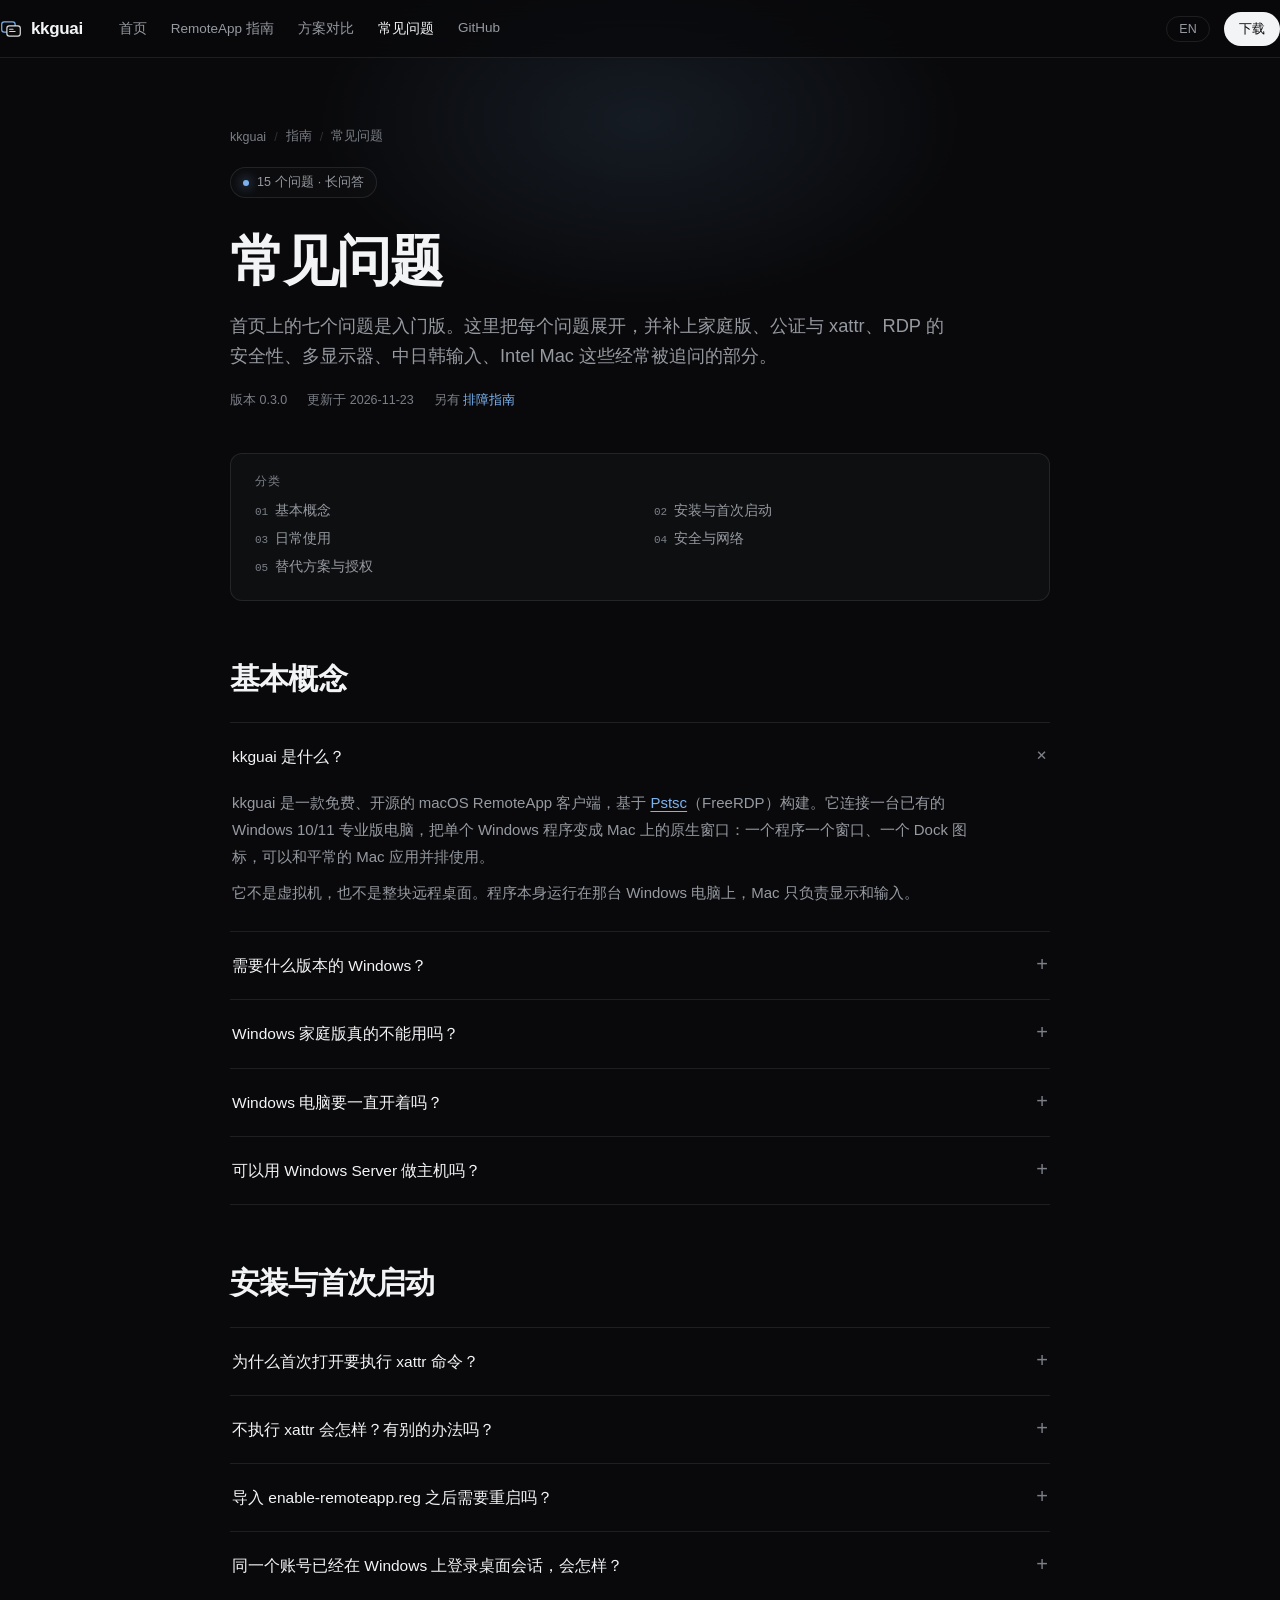
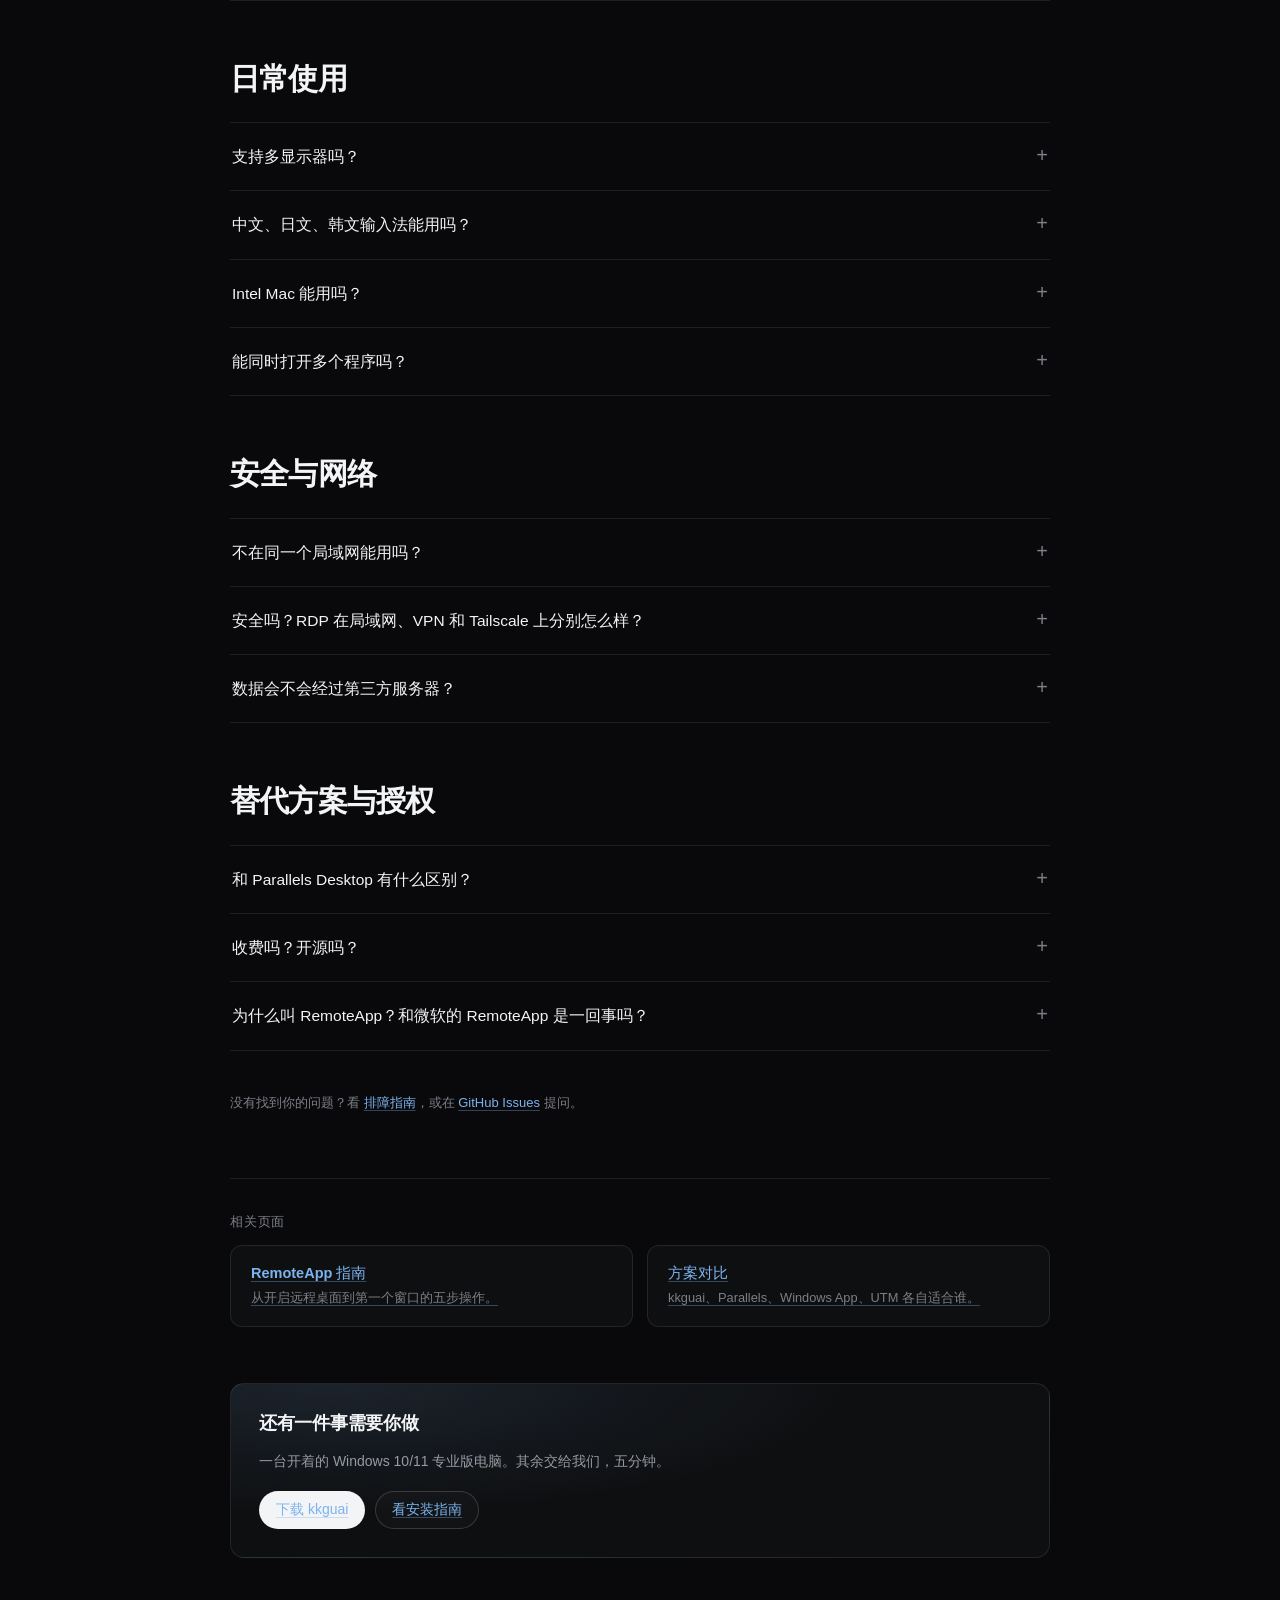
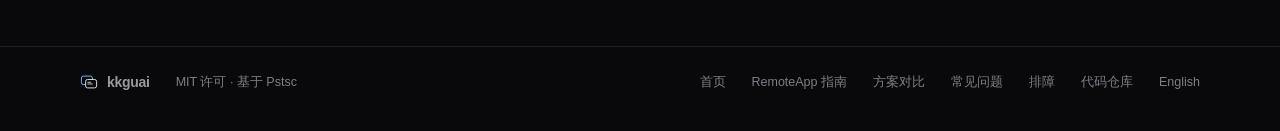
<file: docs/faq.html>
<!doctype html>
<html lang="zh-CN" data-lang="zh">
<head>
<meta charset="utf-8">
<meta name="viewport" content="width=device-width, initial-scale=1">
<title>常见问题 — kkguai 与 RemoteApp 的完整问答</title>
<meta name="description" content="关于 kkguai 的完整常见问题：需要什么版本的 Windows、家庭版为什么不行、xattr 与公证、RDP 在局域网/VPN/Tailscale 上是否安全、多显示器、中文输入、Intel Mac、与 Parallels 的区别。">
<link rel="canonical" href="https://kkguai666.github.io/kkguai/faq.html">
<link rel="alternate" hreflang="zh-CN" href="https://kkguai666.github.io/kkguai/faq.html">
<link rel="alternate" hreflang="en" href="https://kkguai666.github.io/kkguai/en/faq.html">
<link rel="alternate" hreflang="x-default" href="https://kkguai666.github.io/kkguai/faq.html">
<meta property="og:type" content="article">
<meta property="og:title" content="常见问题 — kkguai 与 RemoteApp">
<meta property="og:description" content="需要什么版 Windows、家庭版、xattr、安全、多显示器、中文输入、Intel Mac。">
<meta property="og:url" content="https://kkguai666.github.io/kkguai/faq.html">
<meta property="og:image" content="https://kkguai666.github.io/kkguai/assets/social.png">
<meta property="og:locale" content="zh_CN">
<meta property="og:locale:alternate" content="en_US">
<meta name="twitter:card" content="summary_large_image">
<meta name="twitter:title" content="常见问题 — kkguai 与 RemoteApp">
<meta name="twitter:description" content="需要什么版 Windows、家庭版、xattr、安全、多显示器、中文输入、Intel Mac。">
<meta name="twitter:image" content="https://kkguai666.github.io/kkguai/assets/social.png">
<meta name="theme-color" content="#09090B">
<link rel="icon" href="assets/mark.svg" type="image/svg+xml">
<link rel="stylesheet" href="assets/guide.css">
<script type="application/ld+json">
{"@context":"https://schema.org","@graph":[
{"@type":"FAQPage","@id":"https://kkguai666.github.io/kkguai/faq.html#faq","url":"https://kkguai666.github.io/kkguai/faq.html","inLanguage":"zh-CN","name":"kkguai 常见问题","mainEntity":[
{"@type":"Question","name":"kkguai 是什么？","acceptedAnswer":{"@type":"Answer","text":"kkguai 是一款免费开源的 macOS RemoteApp 客户端，基于 Pstsc（FreeRDP）构建。它连接一台已有的 Windows 10/11 专业版电脑，把单个 Windows 程序变成 Mac 上的原生窗口：一个程序一个窗口、一个 Dock 图标。"}},
{"@type":"Question","name":"需要什么版本的 Windows？","acceptedAnswer":{"@type":"Answer","text":"Windows 10 / 11 专业版或企业版，或 Windows Server，并开启远程桌面。家庭版不能作为远程桌面主机。"}},
{"@type":"Question","name":"Windows 家庭版真的不能用吗？","acceptedAnswer":{"@type":"Answer","text":"不能作为主机。微软从系统层面限制家庭版接受远程桌面连接，没有开关可以打开。可以升级到专业版，或改用 Parallels、UTM 这类虚拟机方案。"}},
{"@type":"Question","name":"Windows 电脑要一直开着吗？","acceptedAnswer":{"@type":"Answer","text":"要。程序实际上运行在那台电脑上，kkguai 只负责显示窗口和发送输入。那台电脑休眠、关机或断网，窗口就会消失。"}},
{"@type":"Question","name":"不在同一个局域网能用吗？","acceptedAnswer":{"@type":"Answer","text":"能。只要能建立网络可达的路径即可：VPN、Tailscale、端口转发都可以。推荐 VPN 或 Tailscale，不要把 3389 端口直接暴露在公网。"}},
{"@type":"Question","name":"为什么首次打开要执行 xattr 命令？","acceptedAnswer":{"@type":"Answer","text":"发布包是 ad-hoc 签名，还没有经过 Apple 公证。下载后 macOS 会给它加上隔离标记，导致「已损坏」或「无法验证开发者」的提示。去掉隔离标记只需要一条 xattr 命令，每次安装执行一次。"}},
{"@type":"Question","name":"不执行 xattr 会怎样？有别的办法吗？","acceptedAnswer":{"@type":"Answer","text":"macOS 会拒绝启动，提示应用已损坏或无法验证开发者。可以执行 xattr -dr com.apple.quarantine /Applications/kkguai.app，或右键应用选择「打开」并在系统设置中允许一次。前者更省事。"}},
{"@type":"Question","name":"安全吗？RDP 在局域网、VPN 和 Tailscale 上分别怎么样？","acceptedAnswer":{"@type":"Answer","text":"连接使用标准 RDP 并加密传输，建议启用网络级身份验证。局域网内风险最低；VPN 与 Tailscale 把流量包在加密隧道里，跨网络也安全；不要直接把 3389 暴露到公网，并给 Windows 账号设置强密码。"}},
{"@type":"Question","name":"支持多显示器吗？","acceptedAnswer":{"@type":"Answer","text":"支持。Mac 的显示器布局会同步给远程会话，窗口可以跨屏拖动，不需要每次重新摆放。"}},
{"@type":"Question","name":"中文、日文、韩文输入法能用吗？","acceptedAnswer":{"@type":"Answer","text":"能。拼音等输入在 Mac 上合成，候选框也在 Mac 上显示，选好的字以 Unicode 发送到 Windows，不会远端再合成一遍，也不会丢字。"}},
{"@type":"Question","name":"Intel Mac 能用吗？","acceptedAnswer":{"@type":"Answer","text":"当前发布包只支持 Apple Silicon（M 系列）。Intel Mac 可以从源码自行构建，步骤见仓库的构建说明。"}},
{"@type":"Question","name":"和 Parallels Desktop 有什么区别？","acceptedAnswer":{"@type":"Answer","text":"Parallels 在 Mac 里运行一整台 Windows 虚拟机，需要订阅费和 Windows 授权，并占用 Mac 的内存与磁盘。kkguai 使用你已有的 Windows 电脑，免费、开源，不占 Mac 资源；代价是那台电脑必须开机且网络可达。"}},
{"@type":"Question","name":"收费吗？开源吗？","acceptedAnswer":{"@type":"Answer","text":"免费，MIT 许可开源，源码在 GitHub 上。没有订阅、没有内购，也没有账号体系。"}},
{"@type":"Question","name":"可以用 Windows Server 做主机吗？","acceptedAnswer":{"@type":"Answer","text":"可以。Windows Server 自带远程桌面服务，导入 enable-remoteapp.reg 后同样可以作为主机使用。"}},
{"@type":"Question","name":"同一个账号已经在 Windows 上登录桌面会话，会怎样？","acceptedAnswer":{"@type":"Answer","text":"单会话模式下，同一账号已有桌面登录时，新的程序会话可能无法创建。先退出那台电脑上的桌面会话，或按发布包的说明使用 single-session.reg。"}}
]},
{"@type":"BreadcrumbList","@id":"https://kkguai666.github.io/kkguai/faq.html#breadcrumb","itemListElement":[{"@type":"ListItem","position":1,"name":"kkguai","item":"https://kkguai666.github.io/kkguai/"},{"@type":"ListItem","position":2,"name":"常见问题","item":"https://kkguai666.github.io/kkguai/faq.html"}]}
]}
</script>
</head>
<body>

<header class="nav">
  <div class="wrap nav-in">
    <a class="brand" href="index.html" aria-label="kkguai 首页">
      <svg viewBox="0 0 64 64" aria-hidden="true"><rect x="5" y="11" width="39" height="30" rx="7" fill="none" stroke="#7CB3EF" stroke-width="3.5"/><rect x="20" y="23" width="39" height="30" rx="7" fill="#0A0A0B" stroke="#DADCE1" stroke-width="3.5"/><path d="M28 33h10M28 39h16" stroke="#DADCE1" stroke-width="3" stroke-linecap="round"/></svg>
      kkguai
    </a>
    <nav class="nav-links" aria-label="主导航">
      <a href="index.html">首页</a>
      <a href="remoteapp-guide.html">RemoteApp 指南</a>
      <a href="vs-parallels.html">方案对比</a>
      <a href="faq.html" aria-current="page">常见问题</a>
      <a href="https://github.com/kkguai666/kkguai">GitHub</a>
    </nav>
    <div class="nav-right">
      <a class="lang-btn" href="en/faq.html" hreflang="en" aria-label="Switch to English">EN</a>
      <a class="btn btn-primary" href="https://github.com/kkguai666/kkguai/releases/latest">下载</a>
    </div>
  </div>
</header>

<main>
  <div class="wrap doc-head">
    <nav class="crumbs" aria-label="面包屑">
      <a href="index.html">kkguai</a><span class="sep">/</span><span>指南</span><span class="sep">/</span><span aria-current="page">常见问题</span>
    </nav>
    <p class="kicker" style="margin-top:22px"><span class="dot"></span>15 个问题 · 长问答</p>
    <h1 class="doc-title">常见问题</h1>
    <p class="doc-lede">首页上的七个问题是入门版。这里把每个问题展开，并补上家庭版、公证与 xattr、RDP 的安全性、多显示器、中日韩输入、Intel Mac 这些经常被追问的部分。</p>
    <div class="doc-meta">
      <span>版本 0.3.0</span>
      <span>更新于 2026-11-23</span>
      <span>另有 <a href="troubleshooting.html" style="color:var(--blue)">排障指南</a></span>
    </div>

    <div class="toc">
      <b>分类</b>
      <ol>
        <li><a href="#basics">基本概念</a></li>
        <li><a href="#setup">安装与首次启动</a></li>
        <li><a href="#daily">日常使用</a></li>
        <li><a href="#security">安全与网络</a></li>
        <li><a href="#alternatives">替代方案与授权</a></li>
      </ol>
    </div>
  </div>

  <div class="doc prose">
    <section id="basics">
      <h2>基本概念</h2>
      <div class="faq">
        <details open>
          <summary><span>kkguai 是什么？</span><span class="plus">+</span></summary>
          <div class="answer">
            <p>kkguai 是一款免费、开源的 macOS RemoteApp 客户端，基于 <a href="https://github.com/kkguai666/kkguai">Pstsc</a>（FreeRDP）构建。它连接一台已有的 Windows 10/11 专业版电脑，把单个 Windows 程序变成 Mac 上的原生窗口：一个程序一个窗口、一个 Dock 图标，可以和平常的 Mac 应用并排使用。</p>
            <p>它不是虚拟机，也不是整块远程桌面。程序本身运行在那台 Windows 电脑上，Mac 只负责显示和输入。</p>
          </div>
        </details>
        <details id="windows-version">
          <summary><span>需要什么版本的 Windows？</span><span class="plus">+</span></summary>
          <div class="answer">
            <p>Windows 10 或 11 的<b>专业版、企业版</b>，或者 Windows Server，并开启「远程桌面」。RDP 不接受空密码账号，所以还需要一个设置了密码的 Windows 账号。</p>
            <p>一条命令确认版本：按 <kbd>Win</kbd> + <kbd>R</kbd>，输入 <code>winver</code>。</p>
          </div>
        </details>
        <details id="windows-home">
          <summary><span>Windows 家庭版真的不能用吗？</span><span class="plus">+</span></summary>
          <div class="answer">
            <p><b>作为主机不能。</b>微软从系统层面限制家庭版接受远程桌面连接，设置里没有远程桌面开关，注册表也没有可靠的绕过方法。这不是 kkguai 的限制，而是 Windows 产品线的区别。</p>
            <p>可行方向有三个：</p>
            <ul>
              <li>把家庭版升级到专业版（需要购买升级或更换授权）。</li>
              <li>用 Parallels Desktop 或 UTM 在 Mac 里跑一台 Windows 虚拟机——客户端机器用什么系统版本都行。</li>
              <li>把程序换到一台已经是专业版的电脑上运行。详见 <a href="vs-parallels.html">方案对比</a>。</li>
            </ul>
          </div>
        </details>
        <details>
          <summary><span>Windows 电脑要一直开着吗？</span><span class="plus">+</span></summary>
          <div class="answer">
            <p>要。程序运行在那台机器上，kkguai 只负责显示窗口和发送输入。那台电脑休眠、关机或断网，Mac 上的窗口就会消失。</p>
            <p>如果它经常休眠，可以在 Windows 的电源设置里把睡眠关掉，办公室台式机通常本来就一直开着。</p>
          </div>
        </details>
        <details>
          <summary><span>可以用 Windows Server 做主机吗？</span><span class="plus">+</span></summary>
          <div class="answer">
            <p>可以。Windows Server 自带远程桌面服务，导入 <code>enable-remoteapp.reg</code> 之后同样可以作为 RemoteApp 主机使用。服务器版本的多用户授权规则由你的环境决定，kkguai 不改变这部分。</p>
          </div>
        </details>
      </div>
    </section>

    <section id="setup">
      <h2>安装与首次启动</h2>
      <div class="faq">
        <details id="xattr">
          <summary><span>为什么首次打开要执行 xattr 命令？</span><span class="plus">+</span></summary>
          <div class="answer">
            <p>发布包经过了 ad-hoc 签名，但还没有经过 Apple 的公证（notarization）。macOS 对下载来的应用会加一个隔离标记（com.apple.quarantine），未公证的应用被标记后，系统会拒绝直接启动。</p>
            <p>去掉标记只需要一条命令，每次安装执行一次：</p>
            <div class="code-card">
              <div class="code-head"><span class="file-name">macOS · Terminal</span></div>
              <pre><span class="p">xattr</span> -dr com.apple.quarantine /Applications/kkguai.app</pre>
            </div>
            <p>之后每次打开都不需要再执行。</p>
          </div>
        </details>
        <details id="xattr-alt">
          <summary><span>不执行 xattr 会怎样？有别的办法吗？</span><span class="plus">+</span></summary>
          <div class="answer">
            <p>macOS 会提示「kkguai 已损坏，无法打开」或「无法验证开发者」。这不是文件真的损坏，只是隔离策略。</p>
            <p>除了 <code>xattr</code>，也可以在 Finder 里右键点击应用、选择「打开」，然后在弹窗里再确认一次；或者在「系统设置 → 隐私与安全性」里点「仍要打开」。这两种方式同样只对当前安装有效，而且提示文案会因 macOS 版本略有不同。命令行一次执行到底，最不容易出错。</p>
          </div>
        </details>
        <details>
          <summary><span>导入 enable-remoteapp.reg 之后需要重启吗？</span><span class="plus">+</span></summary>
          <div class="answer">
            <p>需要。注册表改动涉及远程桌面服务的会话行为，重启后才会稳定生效。如果导入后开始菜单里看不到程序，第一件要确认的事就是有没有重启、以及是否用管理员权限导入。</p>
          </div>
        </details>
        <details>
          <summary><span>同一个账号已经在 Windows 上登录桌面会话，会怎样？</span><span class="plus">+</span></summary>
          <div class="answer">
            <p>单会话模式下，同一账号已经有桌面登录时，新的程序会话可能无法创建，kkguai 会报与「已登录」相关的错误。先在那台电脑上退出桌面会话，再连接。</p>
            <p>如果你希望桌面登录和 RemoteApp 并存，按发布包里的说明使用 <code>single-session.reg</code>；不确定的话先不导入，遇到问题再试。</p>
          </div>
        </details>
      </div>
    </section>

    <section id="daily">
      <h2>日常使用</h2>
      <div class="faq">
        <details id="monitors">
          <summary><span>支持多显示器吗？</span><span class="plus">+</span></summary>
          <div class="answer">
            <p>支持。Mac 的显示器布局会同步给远程会话，窗口可以跨屏拖动，不用每次重新摆一遍。外接屏、Studio Display、合盖接显示器这些常见组合都按 Mac 的布局来。</p>
          </div>
        </details>
        <details id="input">
          <summary><span>中文、日文、韩文输入法能用吗？</span><span class="plus">+</span></summary>
          <div class="answer">
            <p>能。拼音在 Mac 上合成，候选框在 Mac 上弹出，选好的字以 Unicode 发送到 Windows。远端不会再合成一遍，所以不会出现「打一串出来两遍」或者丢字的情况。日文和韩文输入走同一套机制。</p>
          </div>
        </details>
        <details id="intel">
          <summary><span>Intel Mac 能用吗？</span><span class="plus">+</span></summary>
          <div class="answer">
            <p>当前发布包只支持 Apple Silicon（M 系列），要求 macOS 14 或更新。</p>
            <p>Intel Mac 可以从源码自行构建。仓库里有构建说明，需要 Xcode 以及 FreeRDP 的依赖；构建出来的功能与发布包一致，但没有现成的安装包和签名。</p>
          </div>
        </details>
        <details>
          <summary><span>能同时打开多个程序吗？</span><span class="plus">+</span></summary>
          <div class="answer">
            <p>能。开始菜单里的程序可以同时打开多个，每个都是独立的 Mac 窗口和 Dock 图标，可以分别全屏、分屏或跨显示器摆放。它们共享同一条到 Windows 的连接。</p>
          </div>
        </details>
      </div>
    </section>

    <section id="security">
      <h2>安全与网络</h2>
      <div class="faq">
        <details id="lan">
          <summary><span>不在同一个局域网能用吗？</span><span class="plus">+</span></summary>
          <div class="answer">
            <p>能。只要能建立一条网络可达的路径：VPN、Tailscale、端口转发都可以。Tailscale 会给你一台设备的固定地址或 MagicDNS 名称，直接填进 kkguai 即可。</p>
            <p>推荐 VPN 或 Tailscale，而不是在路由器上把 3389 端口转发到公网。</p>
          </div>
        </details>
        <details id="security">
          <summary><span>安全吗？RDP 在局域网、VPN 和 Tailscale 上分别怎么样？</span><span class="plus">+</span></summary>
          <div class="answer">
            <p>连接走标准 RDP，传输是加密的。安全程度主要取决于你把主机暴露在哪里：</p>
            <ul>
              <li><b>局域网：</b>风险最低。只有同一网络里的设备能尝试连接，配合强密码和账号锁定策略就足够日常使用。</li>
              <li><b>VPN：</b>流量包在加密隧道里，外部看不到 RDP 端口。安全性取决于 VPN 本身，公司 VPN 通常已经做了访问控制。</li>
              <li><b>Tailscale：</b>基于 WireGuard 的点对点加密网络，设备之间互相认证，端口不对公网开放。对个人用户来说是很省事的选择。</li>
            </ul>
            <p><b>不建议</b>把 3389 直接映射到公网。那会收到大量自动化爆破，即使有密码也不值得冒这个风险。另外请使用带密码的账号，并开启 Windows 的网络级身份验证（NLA）。</p>
          </div>
        </details>
        <details>
          <summary><span>数据会不会经过第三方服务器？</span><span class="plus">+</span></summary>
          <div class="answer">
            <p>不会。kkguai 是直连客户端：画面和输入在两台设备之间走 RDP 连接，没有中转服务器，也没有账号体系。使用 Tailscale 时，数据走 Tailscale 的加密网络（通常点对点直连），与 kkguai 无关。</p>
          </div>
        </details>
      </div>
    </section>

    <section id="alternatives">
      <h2>替代方案与授权</h2>
      <div class="faq">
        <details id="parallels">
          <summary><span>和 Parallels Desktop 有什么区别？</span><span class="plus">+</span></summary>
          <div class="answer">
            <p>Parallels 在 Mac 里运行一整台 Windows 虚拟机，并用 Coherence 模式把程序窗口画到 Mac 桌面上。它需要订阅费（约 $99/年起）和一份 Windows 授权，并占用 Mac 的内存、CPU 和几十 GB 磁盘；好处是离线可用、不需要第二台电脑。</p>
            <p>kkguai 用你已有的 Windows 电脑，免费、开源，几乎不占 Mac 资源；代价是那台电脑必须开着并且网络可达，而且必须是专业版。完整对比见 <a href="vs-parallels.html">方案对比</a>。</p>
          </div>
        </details>
        <details>
          <summary><span>收费吗？开源吗？</span><span class="plus">+</span></summary>
          <div class="answer">
            <p>免费，MIT 许可开源，源码在 <a href="https://github.com/kkguai666/kkguai">GitHub</a> 上。没有订阅、没有内购，也没有账号体系。如果它帮你省下了一个 Parallels 订阅，给仓库点个 star 就是最好的支持。</p>
          </div>
        </details>
        <details>
          <summary><span>为什么叫 RemoteApp？和微软的 RemoteApp 是一回事吗？</span><span class="plus">+</span></summary>
          <div class="answer">
            <p>RemoteApp 是 RDP 协议里「只发布单个程序窗口」的能力，kkguai 用的是 Windows 自带的这套能力。企业里通常通过 RDS / AVD 部署微软官方的 RemoteApp；kkguai 面向的是单台 Windows 专业版电脑，用发布包里的注册表文件打开这项能力。两者在协议层是同一件事，部署方式不同。</p>
          </div>
        </details>
      </div>
    </section>

    <p style="margin-top:40px;font-size:13px;color:var(--dim)">没有找到你的问题？看 <a href="troubleshooting.html" style="color:var(--blue)">排障指南</a>，或在 <a href="https://github.com/kkguai666/kkguai/issues" style="color:var(--blue)">GitHub Issues</a> 提问。</p>

    <div class="related">
      <span class="related-label">相关页面</span>
      <a href="remoteapp-guide.html"><b>RemoteApp 指南</b><span>从开启远程桌面到第一个窗口的五步操作。</span></a>
      <a href="vs-parallels.html"><b>方案对比</b><span>kkguai、Parallels、Windows App、UTM 各自适合谁。</span></a>
    </div>

    <div class="endcap">
      <h2>还有一件事需要你做</h2>
      <p>一台开着的 Windows 10/11 专业版电脑。其余交给我们，五分钟。</p>
      <div class="row">
        <a class="btn btn-primary" href="https://github.com/kkguai666/kkguai/releases/latest">下载 kkguai</a>
        <a class="btn btn-ghost" href="remoteapp-guide.html">看安装指南</a>
      </div>
    </div>
  </div>

  <footer>
    <div class="wrap foot">
      <a class="brand" href="index.html">
        <svg viewBox="0 0 64 64" aria-hidden="true"><rect x="5" y="11" width="39" height="30" rx="7" fill="none" stroke="#7CB3EF" stroke-width="3.5"/><rect x="20" y="23" width="39" height="30" rx="7" fill="#0A0A0B" stroke="#DADCE1" stroke-width="3.5"/><path d="M28 33h10M28 39h16" stroke="#DADCE1" stroke-width="3" stroke-linecap="round"/></svg>
        kkguai
      </a>
      <span>MIT 许可 · 基于 Pstsc</span>
      <span class="spacer"></span>
      <a href="index.html">首页</a>
      <a href="remoteapp-guide.html">RemoteApp 指南</a>
      <a href="vs-parallels.html">方案对比</a>
      <a href="faq.html">常见问题</a>
      <a href="troubleshooting.html">排障</a>
      <a href="https://github.com/kkguai666/kkguai">代码仓库</a>
      <a href="en/faq.html" hreflang="en" lang="en">English</a>
    </div>
  </footer>
</main>

</body>
</html>
</file>
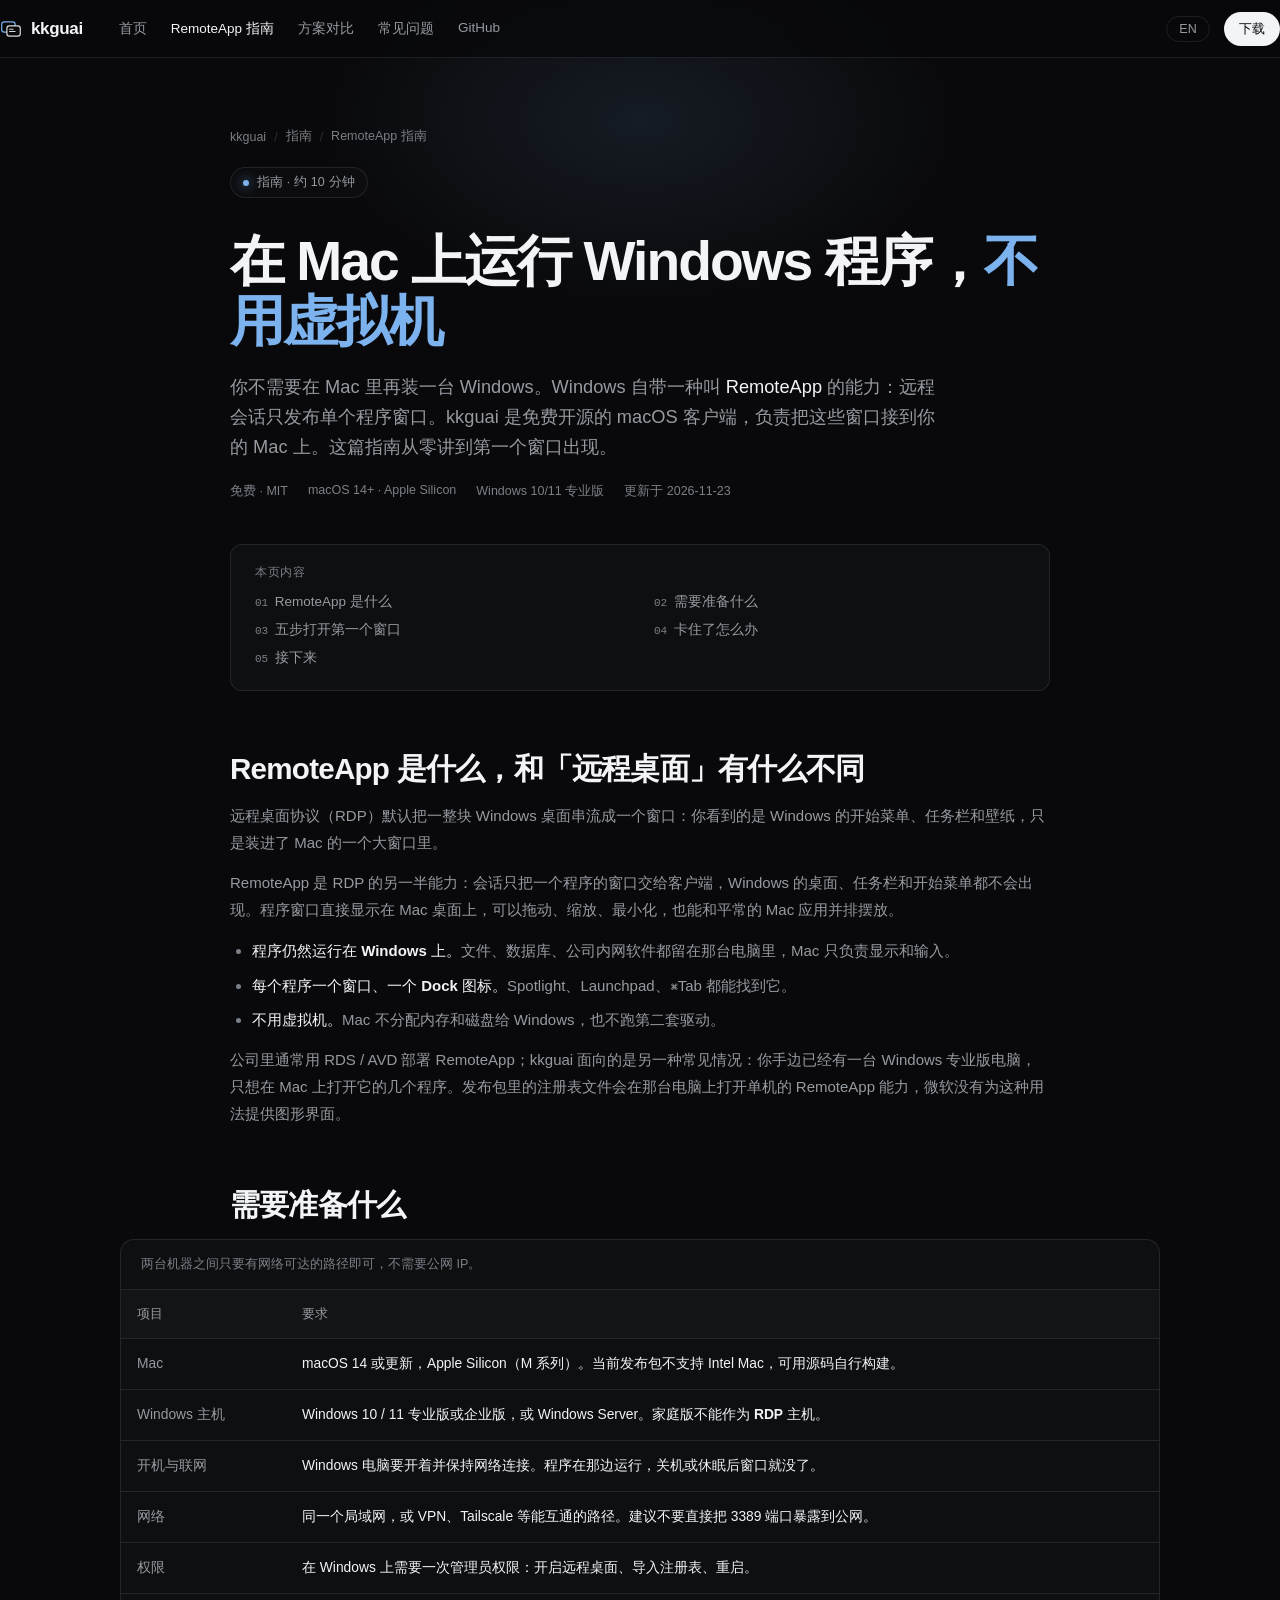
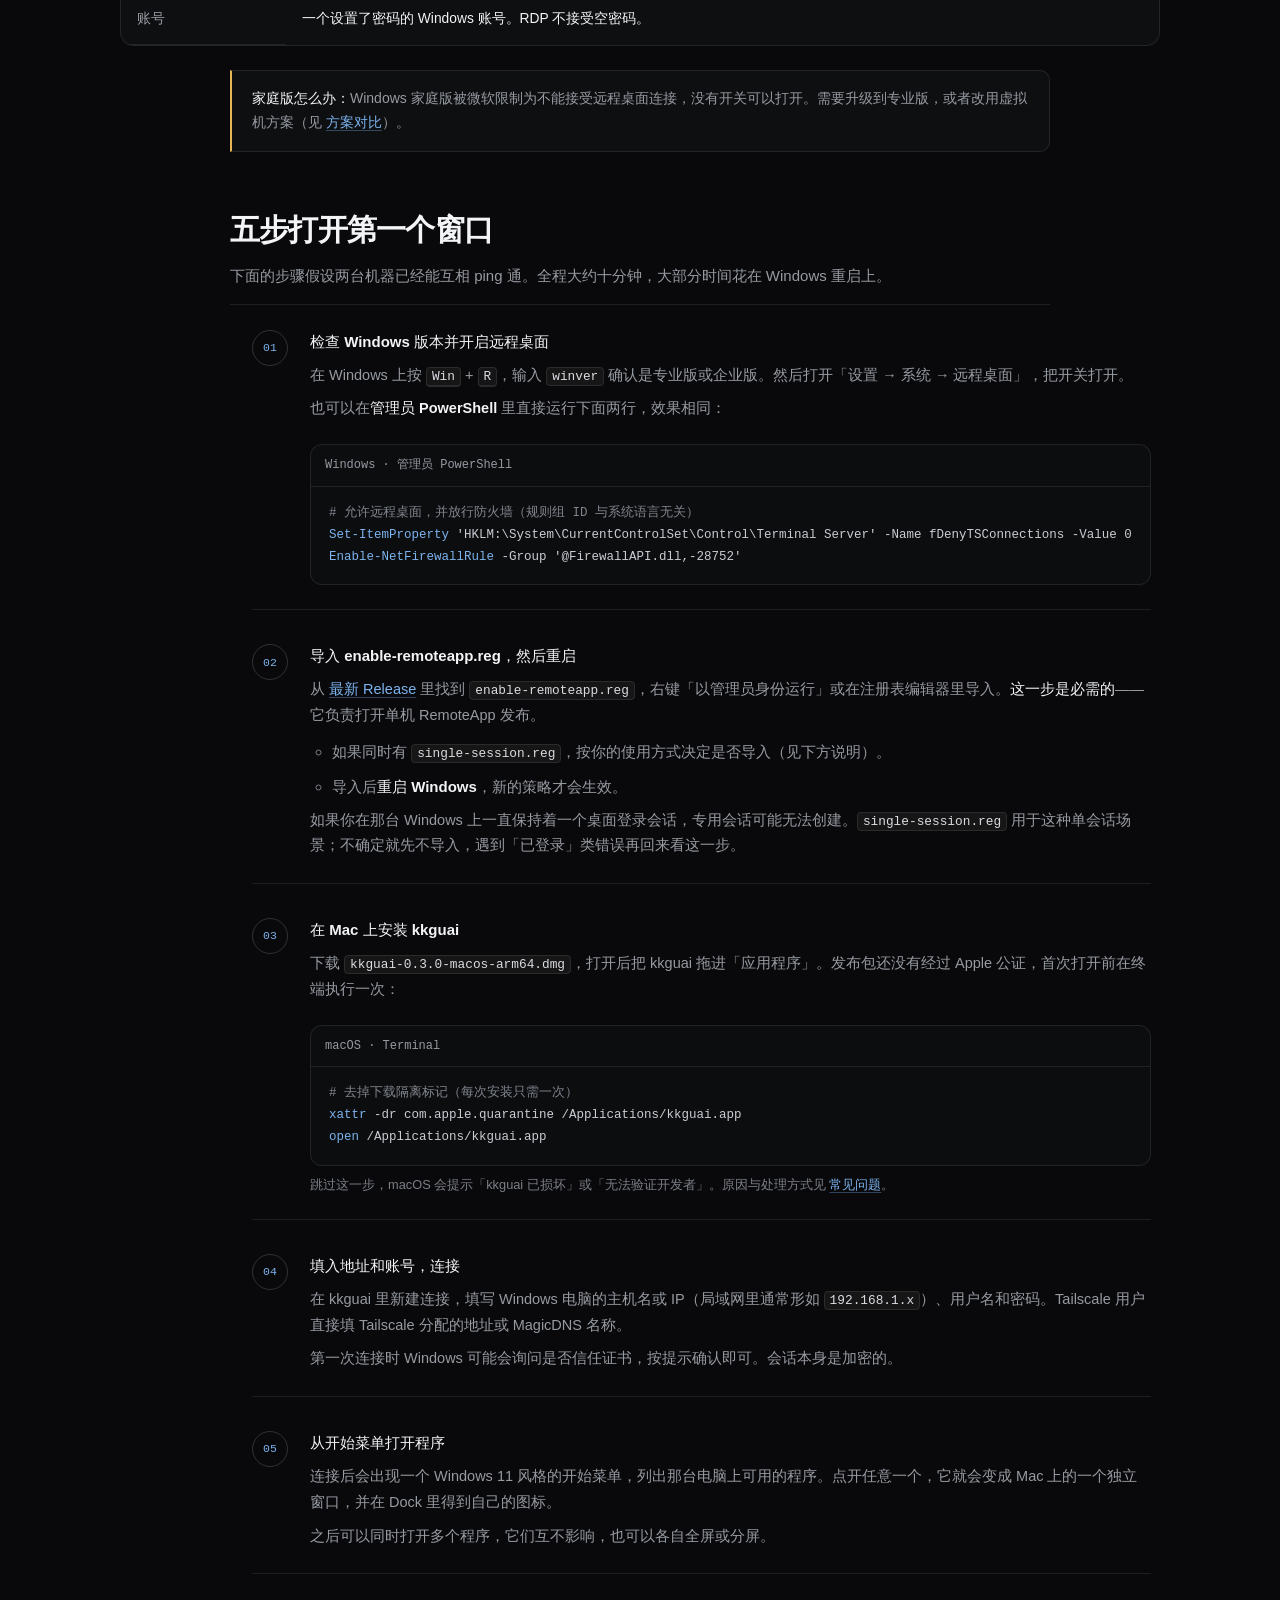
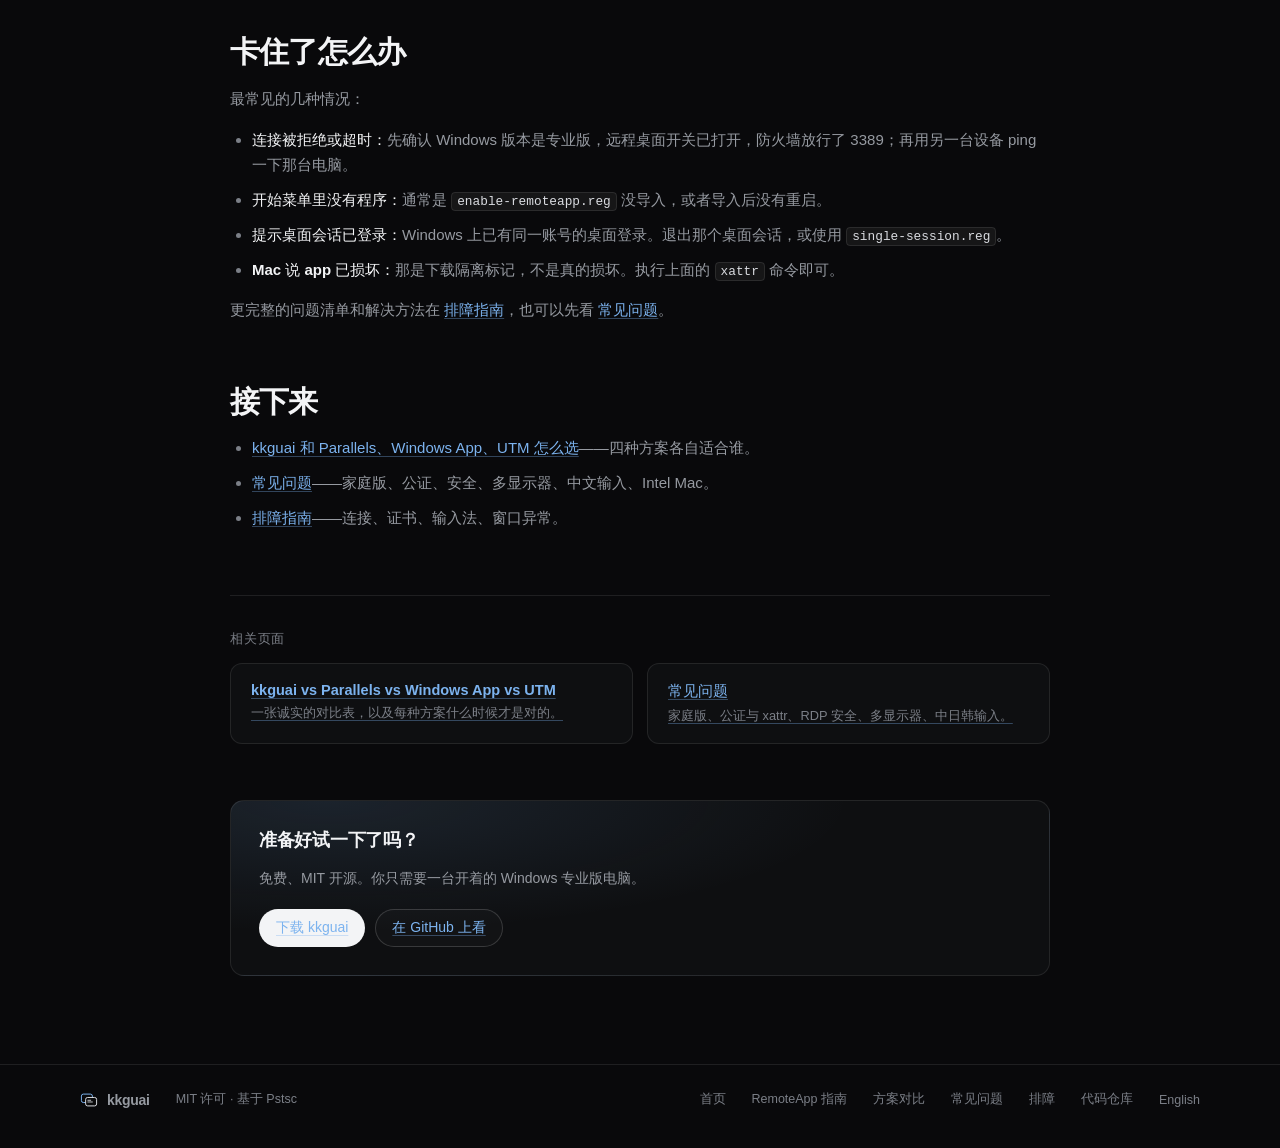
<file: docs/remoteapp-guide.html>
<!doctype html>
<html lang="zh-CN" data-lang="zh">
<head>
<meta charset="utf-8">
<meta name="viewport" content="width=device-width, initial-scale=1">
<title>如何在 Mac 上运行 Windows 程序，不用虚拟机 — RemoteApp 指南 · kkguai</title>
<meta name="description" content="不用 Parallels、也不用虚拟机：用 Windows 自带的 RemoteApp 能力，让每个 Windows 程序变成 Mac 上的原生窗口。从开启远程桌面、导入 enable-remoteapp.reg 到打开第一个窗口的完整步骤。">
<link rel="canonical" href="https://kkguai666.github.io/kkguai/remoteapp-guide.html">
<link rel="alternate" hreflang="zh-CN" href="https://kkguai666.github.io/kkguai/remoteapp-guide.html">
<link rel="alternate" hreflang="en" href="https://kkguai666.github.io/kkguai/en/remoteapp-guide.html">
<link rel="alternate" hreflang="x-default" href="https://kkguai666.github.io/kkguai/remoteapp-guide.html">
<meta property="og:type" content="article">
<meta property="og:title" content="如何在 Mac 上运行 Windows 程序，不用虚拟机">
<meta property="og:description" content="RemoteApp 指南：从开启远程桌面到打开第一个 Windows 程序窗口，全部步骤。免费开源。">
<meta property="og:url" content="https://kkguai666.github.io/kkguai/remoteapp-guide.html">
<meta property="og:image" content="https://kkguai666.github.io/kkguai/assets/social.png">
<meta property="og:locale" content="zh_CN">
<meta property="og:locale:alternate" content="en_US">
<meta name="twitter:card" content="summary_large_image">
<meta name="twitter:title" content="如何在 Mac 上运行 Windows 程序，不用虚拟机">
<meta name="twitter:description" content="RemoteApp 指南：从开启远程桌面到打开第一个 Windows 程序窗口。">
<meta name="twitter:image" content="https://kkguai666.github.io/kkguai/assets/social.png">
<meta name="theme-color" content="#09090B">
<link rel="icon" href="assets/mark.svg" type="image/svg+xml">
<link rel="stylesheet" href="assets/guide.css">
<script type="application/ld+json">
{"@context":"https://schema.org","@graph":[
{"@type":"Article","@id":"https://kkguai666.github.io/kkguai/remoteapp-guide.html#article","headline":"如何在 Mac 上运行 Windows 程序，不用虚拟机 — RemoteApp 指南","description":"不用 Parallels、也不用虚拟机：用 Windows 自带的 RemoteApp 能力，让每个 Windows 程序变成 Mac 上的原生窗口。从开启远程桌面到打开第一个窗口的完整步骤。","url":"https://kkguai666.github.io/kkguai/remoteapp-guide.html","mainEntityOfPage":{"@type":"WebPage","@id":"https://kkguai666.github.io/kkguai/remoteapp-guide.html"},"inLanguage":"zh-CN","datePublished":"2026-11-23","dateModified":"2026-11-23","image":"https://kkguai666.github.io/kkguai/assets/social.png","author":{"@type":"Organization","name":"kkguai","url":"https://github.com/kkguai666/kkguai"},"publisher":{"@type":"Organization","name":"kkguai","url":"https://github.com/kkguai666/kkguai"},"about":{"@type":"SoftwareApplication","name":"kkguai","applicationCategory":"UtilitiesApplication","operatingSystem":"macOS 14+ (Apple Silicon)","offers":{"@type":"Offer","price":"0","priceCurrency":"USD"}}},
{"@type":"HowTo","@id":"https://kkguai666.github.io/kkguai/remoteapp-guide.html#howto","name":"在一台 Mac 上打开第一个 Windows RemoteApp 窗口","description":"用已有的 Windows 10/11 专业版电脑和免费的 kkguai，把单个 Windows 程序变成 Mac 原生窗口。","totalTime":"PT10M","tool":[{"@type":"HowToTool","name":"kkguai for macOS"},{"@type":"HowToTool","name":"enable-remoteapp.reg"}],"step":[
{"@type":"HowToStep","name":"检查 Windows 版本","text":"需要 Windows 10/11 专业版、企业版或 Windows Server。家庭版不能作为远程桌面主机。"},
{"@type":"HowToStep","name":"开启远程桌面并放行防火墙","text":"在管理员 PowerShell 中关闭 fDenyTSConnections 并启用远程桌面防火墙规则组。"},
{"@type":"HowToStep","name":"导入 enable-remoteapp.reg","text":"以管理员身份导入发布包里的 enable-remoteapp.reg（必需），按需导入 single-session.reg，然后重启 Windows。"},
{"@type":"HowToStep","name":"在 Mac 上安装 kkguai","text":"下载 .dmg，把 kkguai 拖进应用程序文件夹；首次打开前执行一次 xattr 命令去掉隔离标记。"},
{"@type":"HowToStep","name":"连接并打开程序","text":"在 kkguai 中填入 Windows 电脑的地址和账号，从开始菜单打开程序，它会在 Mac 上得到自己的窗口和 Dock 图标。"}]},
{"@type":"BreadcrumbList","@id":"https://kkguai666.github.io/kkguai/remoteapp-guide.html#breadcrumb","itemListElement":[{"@type":"ListItem","position":1,"name":"kkguai","item":"https://kkguai666.github.io/kkguai/"},{"@type":"ListItem","position":2,"name":"RemoteApp 指南","item":"https://kkguai666.github.io/kkguai/remoteapp-guide.html"}]}
]}
</script>
</head>
<body>

<header class="nav">
  <div class="wrap nav-in">
    <a class="brand" href="index.html" aria-label="kkguai 首页">
      <svg viewBox="0 0 64 64" aria-hidden="true"><rect x="5" y="11" width="39" height="30" rx="7" fill="none" stroke="#7CB3EF" stroke-width="3.5"/><rect x="20" y="23" width="39" height="30" rx="7" fill="#0A0A0B" stroke="#DADCE1" stroke-width="3.5"/><path d="M28 33h10M28 39h16" stroke="#DADCE1" stroke-width="3" stroke-linecap="round"/></svg>
      kkguai
    </a>
    <nav class="nav-links" aria-label="主导航">
      <a href="index.html">首页</a>
      <a href="remoteapp-guide.html" aria-current="page">RemoteApp 指南</a>
      <a href="vs-parallels.html">方案对比</a>
      <a href="faq.html">常见问题</a>
      <a href="https://github.com/kkguai666/kkguai">GitHub</a>
    </nav>
    <div class="nav-right">
      <a class="lang-btn" href="en/remoteapp-guide.html" hreflang="en" aria-label="Switch to English">EN</a>
      <a class="btn btn-primary" href="https://github.com/kkguai666/kkguai/releases/latest">下载</a>
    </div>
  </div>
</header>

<main>
  <div class="wrap doc-head">
    <nav class="crumbs" aria-label="面包屑">
      <a href="index.html">kkguai</a><span class="sep">/</span><span>指南</span><span class="sep">/</span><span aria-current="page">RemoteApp 指南</span>
    </nav>
    <p class="kicker" style="margin-top:22px"><span class="dot"></span>指南 · 约 10 分钟</p>
    <h1 class="doc-title">在 Mac 上运行 Windows 程序，<span class="accent">不用虚拟机</span></h1>
    <p class="doc-lede">你不需要在 Mac 里再装一台 Windows。Windows 自带一种叫 <strong>RemoteApp</strong> 的能力：远程会话只发布单个程序窗口。kkguai 是免费开源的 macOS 客户端，负责把这些窗口接到你的 Mac 上。这篇指南从零讲到第一个窗口出现。</p>
    <div class="doc-meta">
      <span>免费 · MIT</span>
      <span>macOS 14+ · Apple Silicon</span>
      <span>Windows 10/11 专业版</span>
      <span>更新于 2026-11-23</span>
    </div>

    <div class="toc">
      <b>本页内容</b>
      <ol>
        <li><a href="#what">RemoteApp 是什么</a></li>
        <li><a href="#requirements">需要准备什么</a></li>
        <li><a href="#steps">五步打开第一个窗口</a></li>
        <li><a href="#trouble">卡住了怎么办</a></li>
        <li><a href="#next">接下来</a></li>
      </ol>
    </div>
  </div>

  <div class="doc prose">
    <section id="what">
      <h2>RemoteApp 是什么，和「远程桌面」有什么不同</h2>
      <p>远程桌面协议（RDP）默认把一整块 Windows 桌面串流成一个窗口：你看到的是 Windows 的开始菜单、任务栏和壁纸，只是装进了 Mac 的一个大窗口里。</p>
      <p>RemoteApp 是 RDP 的另一半能力：会话只把一个程序的窗口交给客户端，Windows 的桌面、任务栏和开始菜单都不会出现。程序窗口直接显示在 Mac 桌面上，可以拖动、缩放、最小化，也能和平常的 Mac 应用并排摆放。</p>
      <ul>
        <li><strong>程序仍然运行在 Windows 上。</strong>文件、数据库、公司内网软件都留在那台电脑里，Mac 只负责显示和输入。</li>
        <li><strong>每个程序一个窗口、一个 Dock 图标。</strong>Spotlight、Launchpad、⌘Tab 都能找到它。</li>
        <li><strong>不用虚拟机。</strong>Mac 不分配内存和磁盘给 Windows，也不跑第二套驱动。</li>
      </ul>
      <p>公司里通常用 RDS / AVD 部署 RemoteApp；kkguai 面向的是另一种常见情况：你手边已经有一台 Windows 专业版电脑，只想在 Mac 上打开它的几个程序。发布包里的注册表文件会在那台电脑上打开单机的 RemoteApp 能力，微软没有为这种用法提供图形界面。</p>
    </section>

    <section id="requirements">
      <h2>需要准备什么</h2>
      <div class="table-wrap">
        <table>
          <caption>两台机器之间只要有网络可达的路径即可，不需要公网 IP。</caption>
          <thead>
            <tr><th scope="col">项目</th><th scope="col">要求</th></tr>
          </thead>
          <tbody>
            <tr><th scope="row">Mac</th><td>macOS 14 或更新，Apple Silicon（M 系列）。当前发布包不支持 Intel Mac，可用源码自行构建。</td></tr>
            <tr><th scope="row">Windows 主机</th><td>Windows 10 / 11 专业版或企业版，或 Windows Server。<strong>家庭版不能作为 RDP 主机。</strong></td></tr>
            <tr><th scope="row">开机与联网</th><td>Windows 电脑要开着并保持网络连接。程序在那边运行，关机或休眠后窗口就没了。</td></tr>
            <tr><th scope="row">网络</th><td>同一个局域网，或 VPN、Tailscale 等能互通的路径。建议不要直接把 3389 端口暴露到公网。</td></tr>
            <tr><th scope="row">权限</th><td>在 Windows 上需要一次管理员权限：开启远程桌面、导入注册表、重启。</td></tr>
            <tr><th scope="row">账号</th><td>一个设置了密码的 Windows 账号。RDP 不接受空密码。</td></tr>
          </tbody>
        </table>
      </div>
      <div class="callout warn">
        <p><b>家庭版怎么办：</b>Windows 家庭版被微软限制为不能接受远程桌面连接，没有开关可以打开。需要升级到专业版，或者改用虚拟机方案（见 <a href="vs-parallels.html">方案对比</a>）。</p>
      </div>
    </section>

    <section id="steps">
      <h2>五步打开第一个窗口</h2>
      <p>下面的步骤假设两台机器已经能互相 ping 通。全程大约十分钟，大部分时间花在 Windows 重启上。</p>

      <ol class="howto">
        <li id="step-1">
          <b>检查 Windows 版本并开启远程桌面</b>
          <p>在 Windows 上按 <kbd>Win</kbd> + <kbd>R</kbd>，输入 <code>winver</code> 确认是专业版或企业版。然后打开「设置 → 系统 → 远程桌面」，把开关打开。</p>
          <p>也可以在<b>管理员 PowerShell</b> 里直接运行下面两行，效果相同：</p>
          <div class="code-card">
            <div class="code-head"><span class="file-name">Windows · 管理员 PowerShell</span></div>
            <pre><span class="c"># 允许远程桌面，并放行防火墙（规则组 ID 与系统语言无关）</span>
<span class="p">Set-ItemProperty</span> 'HKLM:\System\CurrentControlSet\Control\Terminal Server' -Name fDenyTSConnections -Value 0
<span class="p">Enable-NetFirewallRule</span> -Group '@FirewallAPI.dll,-28752'</pre>
          </div>
        </li>
        <li id="step-2">
          <b>导入 enable-remoteapp.reg，然后重启</b>
          <p>从 <a href="https://github.com/kkguai666/kkguai/releases/latest">最新 Release</a> 里找到 <code>enable-remoteapp.reg</code>，右键「以管理员身份运行」或在注册表编辑器里导入。<b>这一步是必需的</b>——它负责打开单机 RemoteApp 发布。</p>
          <ul>
            <li>如果同时有 <code>single-session.reg</code>，按你的使用方式决定是否导入（见下方说明）。</li>
            <li>导入后<b>重启 Windows</b>，新的策略才会生效。</li>
          </ul>
          <p>如果你在那台 Windows 上一直保持着一个桌面登录会话，专用会话可能无法创建。<code>single-session.reg</code> 用于这种单会话场景；不确定就先不导入，遇到「已登录」类错误再回来看这一步。</p>
        </li>
        <li id="step-3">
          <b>在 Mac 上安装 kkguai</b>
          <p>下载 <code>kkguai-0.3.0-macos-arm64.dmg</code>，打开后把 kkguai 拖进「应用程序」。发布包还没有经过 Apple 公证，首次打开前在终端执行一次：</p>
          <div class="code-card">
            <div class="code-head"><span class="file-name">macOS · Terminal</span></div>
            <pre><span class="c"># 去掉下载隔离标记（每次安装只需一次）</span>
<span class="p">xattr</span> -dr com.apple.quarantine /Applications/kkguai.app
<span class="p">open</span> /Applications/kkguai.app</pre>
          </div>
          <p class="small">跳过这一步，macOS 会提示「kkguai 已损坏」或「无法验证开发者」。原因与处理方式见 <a href="faq.html#xattr">常见问题</a>。</p>
        </li>
        <li id="step-4">
          <b>填入地址和账号，连接</b>
          <p>在 kkguai 里新建连接，填写 Windows 电脑的主机名或 IP（局域网里通常形如 <code>192.168.1.x</code>）、用户名和密码。Tailscale 用户直接填 Tailscale 分配的地址或 MagicDNS 名称。</p>
          <p>第一次连接时 Windows 可能会询问是否信任证书，按提示确认即可。会话本身是加密的。</p>
        </li>
        <li id="step-5">
          <b>从开始菜单打开程序</b>
          <p>连接后会出现一个 Windows 11 风格的开始菜单，列出那台电脑上可用的程序。点开任意一个，它就会变成 Mac 上的一个独立窗口，并在 Dock 里得到自己的图标。</p>
          <p>之后可以同时打开多个程序，它们互不影响，也可以各自全屏或分屏。</p>
        </li>
      </ol>
    </section>

    <section id="trouble">
      <h2>卡住了怎么办</h2>
      <p>最常见的几种情况：</p>
      <ul>
        <li><strong>连接被拒绝或超时：</strong>先确认 Windows 版本是专业版，远程桌面开关已打开，防火墙放行了 3389；再用另一台设备 ping 一下那台电脑。</li>
        <li><strong>开始菜单里没有程序：</strong>通常是 <code>enable-remoteapp.reg</code> 没导入，或者导入后没有重启。</li>
        <li><strong>提示桌面会话已登录：</strong>Windows 上已有同一账号的桌面登录。退出那个桌面会话，或使用 <code>single-session.reg</code>。</li>
        <li><strong>Mac 说 app 已损坏：</strong>那是下载隔离标记，不是真的损坏。执行上面的 <code>xattr</code> 命令即可。</li>
      </ul>
      <p>更完整的问题清单和解决方法在 <a href="troubleshooting.html">排障指南</a>，也可以先看 <a href="faq.html">常见问题</a>。</p>
    </section>

    <section id="next">
      <h2>接下来</h2>
      <ul>
        <li><a href="vs-parallels.html">kkguai 和 Parallels、Windows App、UTM 怎么选</a>——四种方案各自适合谁。</li>
        <li><a href="faq.html">常见问题</a>——家庭版、公证、安全、多显示器、中文输入、Intel Mac。</li>
        <li><a href="troubleshooting.html">排障指南</a>——连接、证书、输入法、窗口异常。</li>
      </ul>
    </section>

    <div class="related">
      <span class="related-label">相关页面</span>
      <a href="vs-parallels.html"><b>kkguai vs Parallels vs Windows App vs UTM</b><span>一张诚实的对比表，以及每种方案什么时候才是对的。</span></a>
      <a href="faq.html"><b>常见问题</b><span>家庭版、公证与 xattr、RDP 安全、多显示器、中日韩输入。</span></a>
    </div>

    <div class="endcap">
      <h2>准备好试一下了吗？</h2>
      <p>免费、MIT 开源。你只需要一台开着的 Windows 专业版电脑。</p>
      <div class="row">
        <a class="btn btn-primary" href="https://github.com/kkguai666/kkguai/releases/latest">下载 kkguai</a>
        <a class="btn btn-ghost" href="https://github.com/kkguai666/kkguai">在 GitHub 上看</a>
      </div>
    </div>
  </div>

  <footer>
    <div class="wrap foot">
      <a class="brand" href="index.html">
        <svg viewBox="0 0 64 64" aria-hidden="true"><rect x="5" y="11" width="39" height="30" rx="7" fill="none" stroke="#7CB3EF" stroke-width="3.5"/><rect x="20" y="23" width="39" height="30" rx="7" fill="#0A0A0B" stroke="#DADCE1" stroke-width="3.5"/><path d="M28 33h10M28 39h16" stroke="#DADCE1" stroke-width="3" stroke-linecap="round"/></svg>
        kkguai
      </a>
      <span>MIT 许可 · 基于 Pstsc</span>
      <span class="spacer"></span>
      <a href="index.html">首页</a>
      <a href="remoteapp-guide.html">RemoteApp 指南</a>
      <a href="vs-parallels.html">方案对比</a>
      <a href="faq.html">常见问题</a>
      <a href="troubleshooting.html">排障</a>
      <a href="https://github.com/kkguai666/kkguai">代码仓库</a>
      <a href="en/remoteapp-guide.html" hreflang="en" lang="en">English</a>
    </div>
  </footer>
</main>

</body>
</html>
</file>
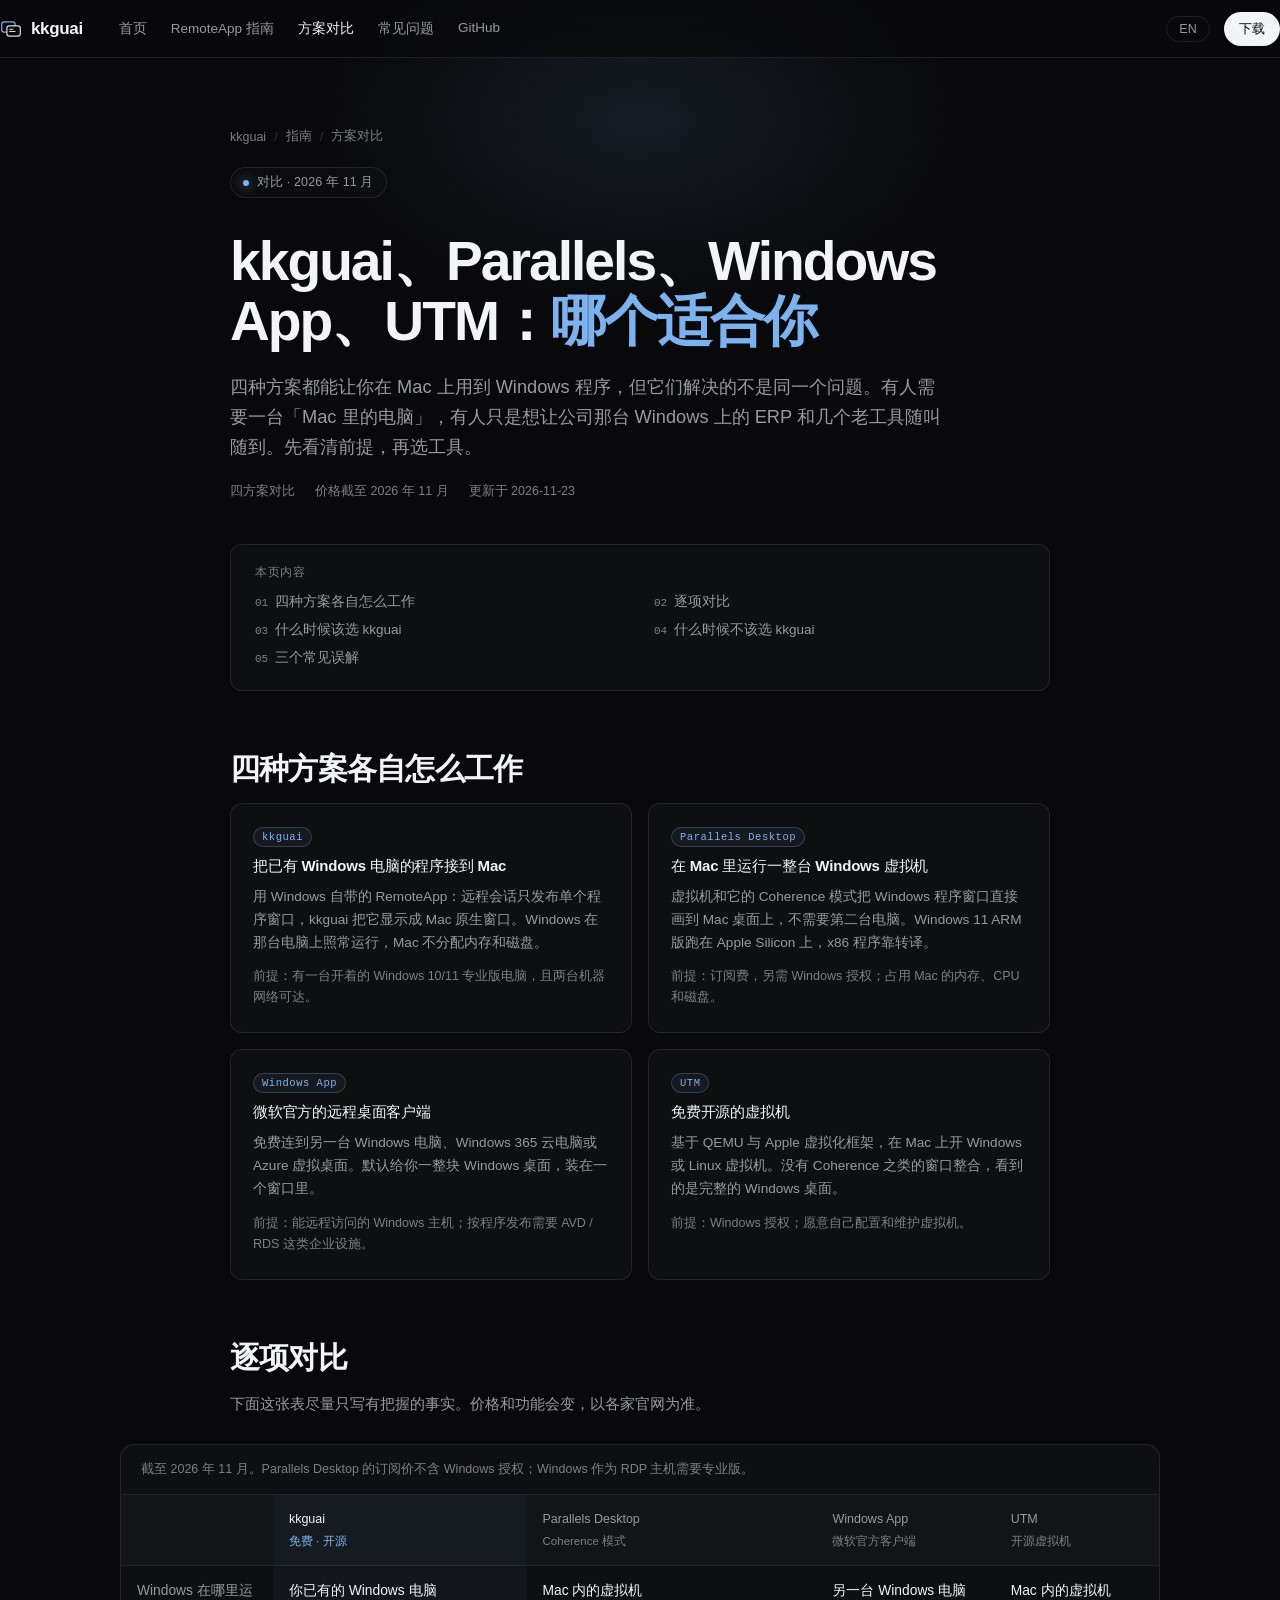
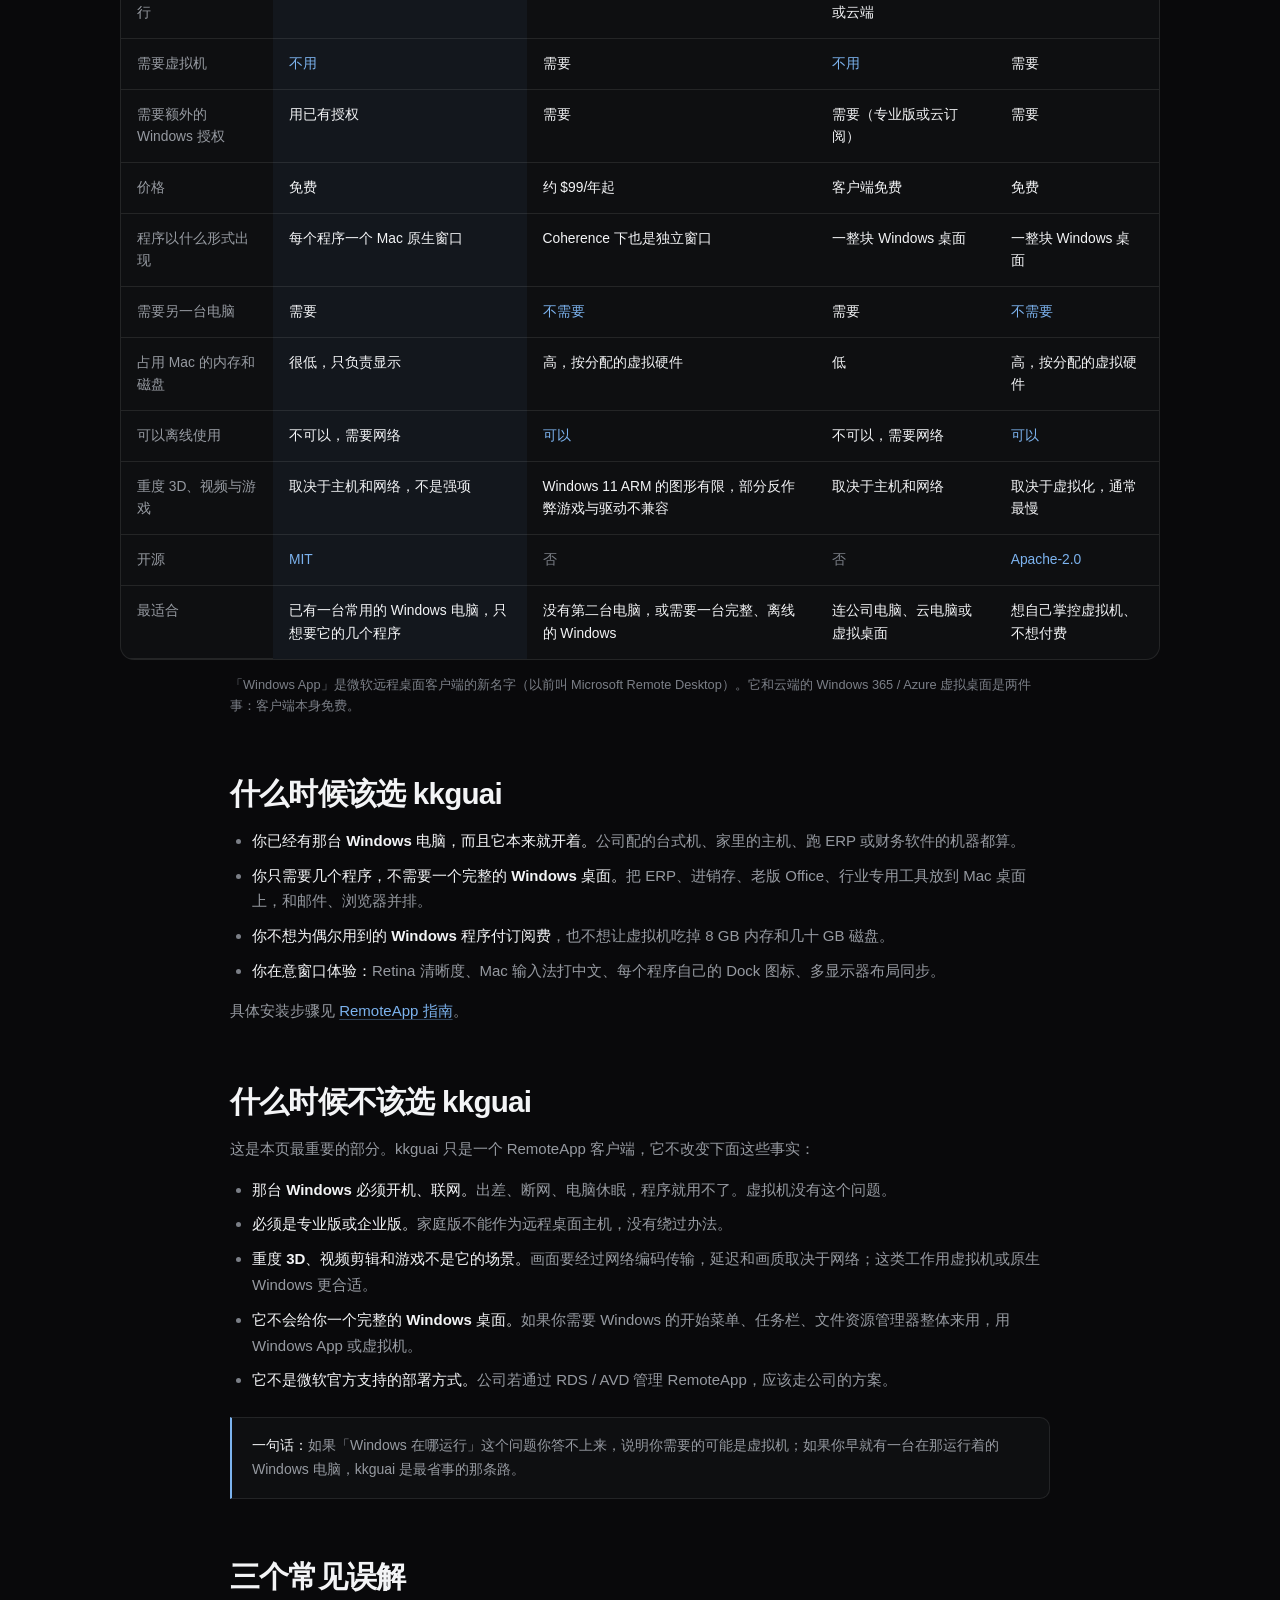
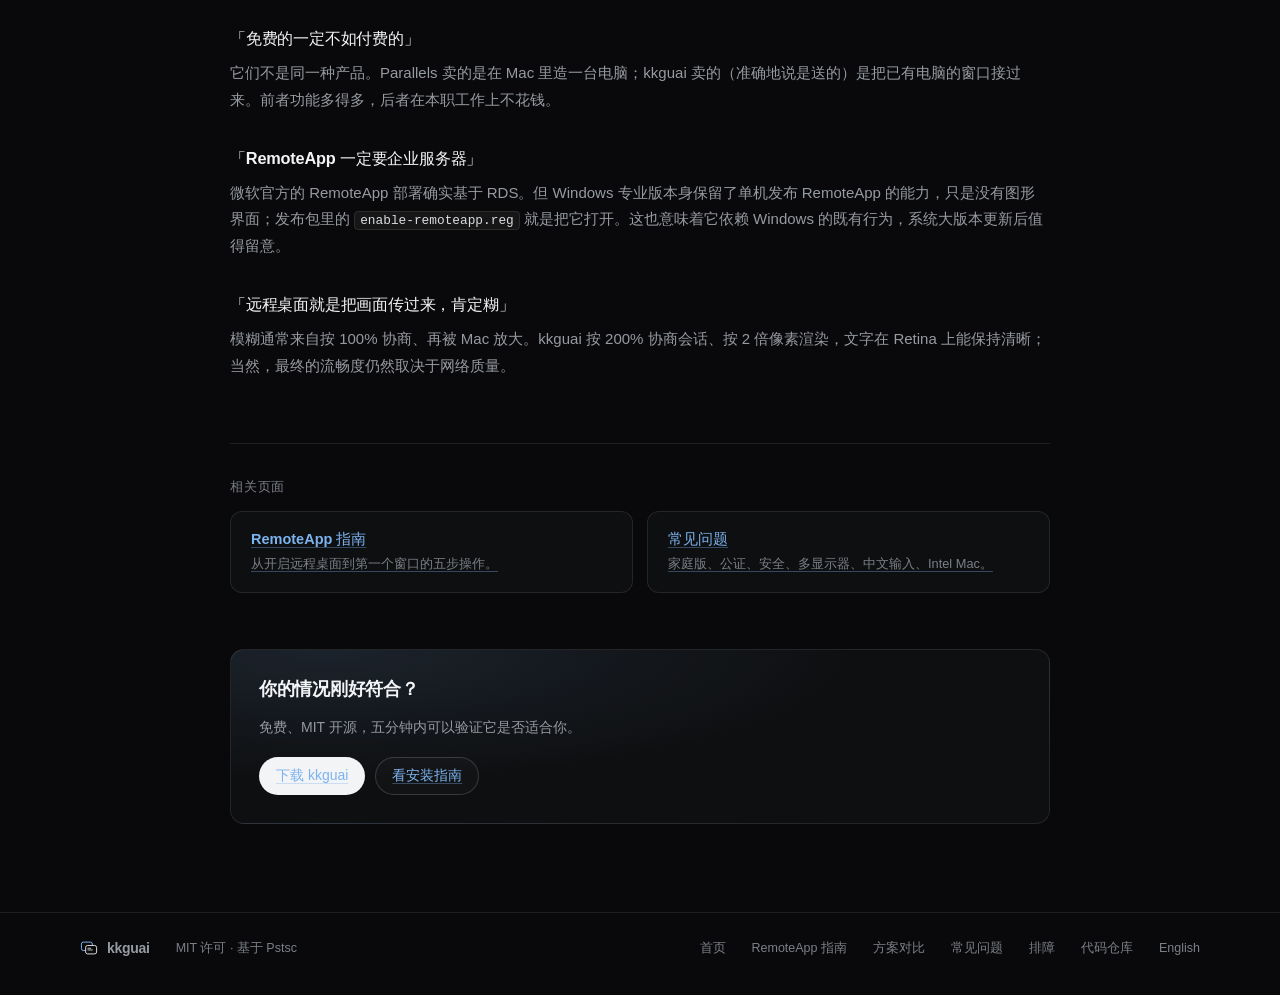
<file: docs/vs-parallels.html>
<!doctype html>
<html lang="zh-CN" data-lang="zh">
<head>
<meta charset="utf-8">
<meta name="viewport" content="width=device-width, initial-scale=1">
<title>kkguai vs Parallels Desktop（Coherence）vs Windows App vs UTM — 怎么选 · kkguai</title>
<meta name="description" content="在 Mac 上跑 Windows 程序的四种主流方案对比：kkguai、Parallels Desktop 的 Coherence 模式、微软 Windows App、UTM。诚实列出每种方案的前提、代价和适用场景。">
<link rel="canonical" href="https://kkguai666.github.io/kkguai/vs-parallels.html">
<link rel="alternate" hreflang="zh-CN" href="https://kkguai666.github.io/kkguai/vs-parallels.html">
<link rel="alternate" hreflang="en" href="https://kkguai666.github.io/kkguai/en/vs-parallels.html">
<link rel="alternate" hreflang="x-default" href="https://kkguai666.github.io/kkguai/vs-parallels.html">
<meta property="og:type" content="article">
<meta property="og:title" content="kkguai vs Parallels Desktop vs Windows App vs UTM">
<meta property="og:description" content="四种在 Mac 上运行 Windows 程序的方案，诚实对比，并说明每种什么时候才是对的。">
<meta property="og:url" content="https://kkguai666.github.io/kkguai/vs-parallels.html">
<meta property="og:image" content="https://kkguai666.github.io/kkguai/assets/social.png">
<meta property="og:locale" content="zh_CN">
<meta property="og:locale:alternate" content="en_US">
<meta name="twitter:card" content="summary_large_image">
<meta name="twitter:title" content="kkguai vs Parallels Desktop vs Windows App vs UTM">
<meta name="twitter:description" content="四种在 Mac 上跑 Windows 程序的方案，诚实对比。">
<meta name="twitter:image" content="https://kkguai666.github.io/kkguai/assets/social.png">
<meta name="theme-color" content="#09090B">
<link rel="icon" href="assets/mark.svg" type="image/svg+xml">
<link rel="stylesheet" href="assets/guide.css">
<script type="application/ld+json">
{"@context":"https://schema.org","@graph":[
{"@type":"Article","@id":"https://kkguai666.github.io/kkguai/vs-parallels.html#article","headline":"kkguai vs Parallels Desktop（Coherence）vs Windows App vs UTM — 怎么选","description":"在 Mac 上跑 Windows 程序的四种主流方案对比：kkguai、Parallels Desktop 的 Coherence 模式、微软 Windows App、UTM。诚实列出每种方案的前提、代价和适用场景。","url":"https://kkguai666.github.io/kkguai/vs-parallels.html","mainEntityOfPage":{"@type":"WebPage","@id":"https://kkguai666.github.io/kkguai/vs-parallels.html"},"inLanguage":"zh-CN","datePublished":"2026-11-23","dateModified":"2026-11-23","image":"https://kkguai666.github.io/kkguai/assets/social.png","author":{"@type":"Organization","name":"kkguai","url":"https://github.com/kkguai666/kkguai"},"publisher":{"@type":"Organization","name":"kkguai","url":"https://github.com/kkguai666/kkguai"},"about":{"@type":"SoftwareApplication","name":"kkguai","applicationCategory":"UtilitiesApplication","operatingSystem":"macOS 14+ (Apple Silicon)","offers":{"@type":"Offer","price":"0","priceCurrency":"USD"}}},
{"@type":"BreadcrumbList","@id":"https://kkguai666.github.io/kkguai/vs-parallels.html#breadcrumb","itemListElement":[{"@type":"ListItem","position":1,"name":"kkguai","item":"https://kkguai666.github.io/kkguai/"},{"@type":"ListItem","position":2,"name":"方案对比","item":"https://kkguai666.github.io/kkguai/vs-parallels.html"}]}
]}
</script>
</head>
<body>

<header class="nav">
  <div class="wrap nav-in">
    <a class="brand" href="index.html" aria-label="kkguai 首页">
      <svg viewBox="0 0 64 64" aria-hidden="true"><rect x="5" y="11" width="39" height="30" rx="7" fill="none" stroke="#7CB3EF" stroke-width="3.5"/><rect x="20" y="23" width="39" height="30" rx="7" fill="#0A0A0B" stroke="#DADCE1" stroke-width="3.5"/><path d="M28 33h10M28 39h16" stroke="#DADCE1" stroke-width="3" stroke-linecap="round"/></svg>
      kkguai
    </a>
    <nav class="nav-links" aria-label="主导航">
      <a href="index.html">首页</a>
      <a href="remoteapp-guide.html">RemoteApp 指南</a>
      <a href="vs-parallels.html" aria-current="page">方案对比</a>
      <a href="faq.html">常见问题</a>
      <a href="https://github.com/kkguai666/kkguai">GitHub</a>
    </nav>
    <div class="nav-right">
      <a class="lang-btn" href="en/vs-parallels.html" hreflang="en" aria-label="Switch to English">EN</a>
      <a class="btn btn-primary" href="https://github.com/kkguai666/kkguai/releases/latest">下载</a>
    </div>
  </div>
</header>

<main>
  <div class="wrap doc-head">
    <nav class="crumbs" aria-label="面包屑">
      <a href="index.html">kkguai</a><span class="sep">/</span><span>指南</span><span class="sep">/</span><span aria-current="page">方案对比</span>
    </nav>
    <p class="kicker" style="margin-top:22px"><span class="dot"></span>对比 · 2026 年 11 月</p>
    <h1 class="doc-title">kkguai、Parallels、Windows App、UTM：<span class="accent">哪个适合你</span></h1>
    <p class="doc-lede">四种方案都能让你在 Mac 上用到 Windows 程序，但它们解决的不是同一个问题。有人需要一台「Mac 里的电脑」，有人只是想让公司那台 Windows 上的 ERP 和几个老工具随叫随到。先看清前提，再选工具。</p>
    <div class="doc-meta">
      <span>四方案对比</span>
      <span>价格截至 2026 年 11 月</span>
      <span>更新于 2026-11-23</span>
    </div>

    <div class="toc">
      <b>本页内容</b>
      <ol>
        <li><a href="#how">四种方案各自怎么工作</a></li>
        <li><a href="#table">逐项对比</a></li>
        <li><a href="#when-kkg">什么时候该选 kkguai</a></li>
        <li><a href="#when-not">什么时候不该选 kkguai</a></li>
        <li><a href="#myths">三个常见误解</a></li>
      </ol>
    </div>
  </div>

  <div class="doc prose">
    <section id="how">
      <h2>四种方案各自怎么工作</h2>
      <div class="cards">
        <div class="card">
          <span class="tag">kkguai</span>
          <h3>把已有 Windows 电脑的程序接到 Mac</h3>
          <p>用 Windows 自带的 RemoteApp：远程会话只发布单个程序窗口，kkguai 把它显示成 Mac 原生窗口。Windows 在那台电脑上照常运行，Mac 不分配内存和磁盘。</p>
          <p class="card-foot">前提：有一台开着的 Windows 10/11 专业版电脑，且两台机器网络可达。</p>
        </div>
        <div class="card">
          <span class="tag">Parallels Desktop</span>
          <h3>在 Mac 里运行一整台 Windows 虚拟机</h3>
          <p>虚拟机和它的 Coherence 模式把 Windows 程序窗口直接画到 Mac 桌面上，不需要第二台电脑。Windows 11 ARM 版跑在 Apple Silicon 上，x86 程序靠转译。</p>
          <p class="card-foot">前提：订阅费，另需 Windows 授权；占用 Mac 的内存、CPU 和磁盘。</p>
        </div>
        <div class="card">
          <span class="tag">Windows App</span>
          <h3>微软官方的远程桌面客户端</h3>
          <p>免费连到另一台 Windows 电脑、Windows 365 云电脑或 Azure 虚拟桌面。默认给你一整块 Windows 桌面，装在一个窗口里。</p>
          <p class="card-foot">前提：能远程访问的 Windows 主机；按程序发布需要 AVD / RDS 这类企业设施。</p>
        </div>
        <div class="card">
          <span class="tag">UTM</span>
          <h3>免费开源的虚拟机</h3>
          <p>基于 QEMU 与 Apple 虚拟化框架，在 Mac 上开 Windows 或 Linux 虚拟机。没有 Coherence 之类的窗口整合，看到的是完整的 Windows 桌面。</p>
          <p class="card-foot">前提：Windows 授权；愿意自己配置和维护虚拟机。</p>
        </div>
      </div>
    </section>

    <section id="table">
      <h2>逐项对比</h2>
      <p>下面这张表尽量只写有把握的事实。价格和功能会变，以各家官网为准。</p>
      <div class="table-wrap">
        <table>
          <caption>截至 2026 年 11 月。Parallels Desktop 的订阅价不含 Windows 授权；Windows 作为 RDP 主机需要专业版。</caption>
          <thead>
            <tr>
              <th scope="col"></th>
              <th scope="col" class="us">kkguai<span class="tagline">免费 · 开源</span></th>
              <th scope="col">Parallels Desktop<span class="tagline">Coherence 模式</span></th>
              <th scope="col">Windows App<span class="tagline">微软官方客户端</span></th>
              <th scope="col">UTM<span class="tagline">开源虚拟机</span></th>
            </tr>
          </thead>
          <tbody>
            <tr><th scope="row">Windows 在哪里运行</th><td class="us">你已有的 Windows 电脑</td><td>Mac 内的虚拟机</td><td>另一台 Windows 电脑或云端</td><td>Mac 内的虚拟机</td></tr>
            <tr><th scope="row">需要虚拟机</th><td class="us"><span class="yes">不用</span></td><td>需要</td><td><span class="yes">不用</span></td><td>需要</td></tr>
            <tr><th scope="row">需要额外的 Windows 授权</th><td class="us">用已有授权</td><td>需要</td><td>需要（专业版或云订阅）</td><td>需要</td></tr>
            <tr><th scope="row">价格</th><td class="us price">免费</td><td class="price">约 $99/年起</td><td class="price">客户端免费</td><td class="price">免费</td></tr>
            <tr><th scope="row">程序以什么形式出现</th><td class="us">每个程序一个 Mac 原生窗口</td><td>Coherence 下也是独立窗口</td><td>一整块 Windows 桌面</td><td>一整块 Windows 桌面</td></tr>
            <tr><th scope="row">需要另一台电脑</th><td class="us">需要</td><td><span class="yes">不需要</span></td><td>需要</td><td><span class="yes">不需要</span></td></tr>
            <tr><th scope="row">占用 Mac 的内存和磁盘</th><td class="us">很低，只负责显示</td><td>高，按分配的虚拟硬件</td><td>低</td><td>高，按分配的虚拟硬件</td></tr>
            <tr><th scope="row">可以离线使用</th><td class="us">不可以，需要网络</td><td><span class="yes">可以</span></td><td>不可以，需要网络</td><td><span class="yes">可以</span></td></tr>
            <tr><th scope="row">重度 3D、视频与游戏</th><td class="us">取决于主机和网络，不是强项</td><td>Windows 11 ARM 的图形有限，部分反作弊游戏与驱动不兼容</td><td>取决于主机和网络</td><td>取决于虚拟化，通常最慢</td></tr>
            <tr><th scope="row">开源</th><td class="us"><span class="yes">MIT</span></td><td><span class="no">否</span></td><td><span class="no">否</span></td><td><span class="yes">Apache-2.0</span></td></tr>
            <tr><th scope="row">最适合</th><td class="us">已有一台常用的 Windows 电脑，只想要它的几个程序</td><td>没有第二台电脑，或需要一台完整、离线的 Windows</td><td>连公司电脑、云电脑或虚拟桌面</td><td>想自己掌控虚拟机、不想付费</td></tr>
          </tbody>
        </table>
      </div>
      <p class="small">「Windows App」是微软远程桌面客户端的新名字（以前叫 Microsoft Remote Desktop）。它和云端的 Windows 365 / Azure 虚拟桌面是两件事：客户端本身免费。</p>
    </section>

    <section id="when-kkg">
      <h2>什么时候该选 kkguai</h2>
      <ul>
        <li><strong>你已经有那台 Windows 电脑，而且它本来就开着。</strong>公司配的台式机、家里的主机、跑 ERP 或财务软件的机器都算。</li>
        <li><strong>你只需要几个程序，不需要一个完整的 Windows 桌面。</strong>把 ERP、进销存、老版 Office、行业专用工具放到 Mac 桌面上，和邮件、浏览器并排。</li>
        <li><strong>你不想为偶尔用到的 Windows 程序付订阅费</strong>，也不想让虚拟机吃掉 8 GB 内存和几十 GB 磁盘。</li>
        <li><strong>你在意窗口体验：</strong>Retina 清晰度、Mac 输入法打中文、每个程序自己的 Dock 图标、多显示器布局同步。</li>
      </ul>
      <p>具体安装步骤见 <a href="remoteapp-guide.html">RemoteApp 指南</a>。</p>
    </section>

    <section id="when-not">
      <h2>什么时候不该选 kkguai</h2>
      <p>这是本页最重要的部分。kkguai 只是一个 RemoteApp 客户端，它不改变下面这些事实：</p>
      <ul>
        <li><strong>那台 Windows 必须开机、联网。</strong>出差、断网、电脑休眠，程序就用不了。虚拟机没有这个问题。</li>
        <li><strong>必须是专业版或企业版。</strong>家庭版不能作为远程桌面主机，没有绕过办法。</li>
        <li><strong>重度 3D、视频剪辑和游戏不是它的场景。</strong>画面要经过网络编码传输，延迟和画质取决于网络；这类工作用虚拟机或原生 Windows 更合适。</li>
        <li><strong>它不会给你一个完整的 Windows 桌面。</strong>如果你需要 Windows 的开始菜单、任务栏、文件资源管理器整体来用，用 Windows App 或虚拟机。</li>
        <li><strong>它不是微软官方支持的部署方式。</strong>公司若通过 RDS / AVD 管理 RemoteApp，应该走公司的方案。</li>
      </ul>
      <div class="callout">
        <p><b>一句话：</b>如果「Windows 在哪运行」这个问题你答不上来，说明你需要的可能是虚拟机；如果你早就有一台在那运行着的 Windows 电脑，kkguai 是最省事的那条路。</p>
      </div>
    </section>

    <section id="myths">
      <h2>三个常见误解</h2>
      <h3>「免费的一定不如付费的」</h3>
      <p>它们不是同一种产品。Parallels 卖的是在 Mac 里造一台电脑；kkguai 卖的（准确地说是送的）是把已有电脑的窗口接过来。前者功能多得多，后者在本职工作上不花钱。</p>
      <h3>「RemoteApp 一定要企业服务器」</h3>
      <p>微软官方的 RemoteApp 部署确实基于 RDS。但 Windows 专业版本身保留了单机发布 RemoteApp 的能力，只是没有图形界面；发布包里的 <code>enable-remoteapp.reg</code> 就是把它打开。这也意味着它依赖 Windows 的既有行为，系统大版本更新后值得留意。</p>
      <h3>「远程桌面就是把画面传过来，肯定糊」</h3>
      <p>模糊通常来自按 100% 协商、再被 Mac 放大。kkguai 按 200% 协商会话、按 2 倍像素渲染，文字在 Retina 上能保持清晰；当然，最终的流畅度仍然取决于网络质量。</p>
    </section>

    <div class="related">
      <span class="related-label">相关页面</span>
      <a href="remoteapp-guide.html"><b>RemoteApp 指南</b><span>从开启远程桌面到第一个窗口的五步操作。</span></a>
      <a href="faq.html"><b>常见问题</b><span>家庭版、公证、安全、多显示器、中文输入、Intel Mac。</span></a>
    </div>

    <div class="endcap">
      <h2>你的情况刚好符合？</h2>
      <p>免费、MIT 开源，五分钟内可以验证它是否适合你。</p>
      <div class="row">
        <a class="btn btn-primary" href="https://github.com/kkguai666/kkguai/releases/latest">下载 kkguai</a>
        <a class="btn btn-ghost" href="remoteapp-guide.html">看安装指南</a>
      </div>
    </div>
  </div>

  <footer>
    <div class="wrap foot">
      <a class="brand" href="index.html">
        <svg viewBox="0 0 64 64" aria-hidden="true"><rect x="5" y="11" width="39" height="30" rx="7" fill="none" stroke="#7CB3EF" stroke-width="3.5"/><rect x="20" y="23" width="39" height="30" rx="7" fill="#0A0A0B" stroke="#DADCE1" stroke-width="3.5"/><path d="M28 33h10M28 39h16" stroke="#DADCE1" stroke-width="3" stroke-linecap="round"/></svg>
        kkguai
      </a>
      <span>MIT 许可 · 基于 Pstsc</span>
      <span class="spacer"></span>
      <a href="index.html">首页</a>
      <a href="remoteapp-guide.html">RemoteApp 指南</a>
      <a href="vs-parallels.html">方案对比</a>
      <a href="faq.html">常见问题</a>
      <a href="troubleshooting.html">排障</a>
      <a href="https://github.com/kkguai666/kkguai">代码仓库</a>
      <a href="en/vs-parallels.html" hreflang="en" lang="en">English</a>
    </div>
  </footer>
</main>

</body>
</html>
</file>
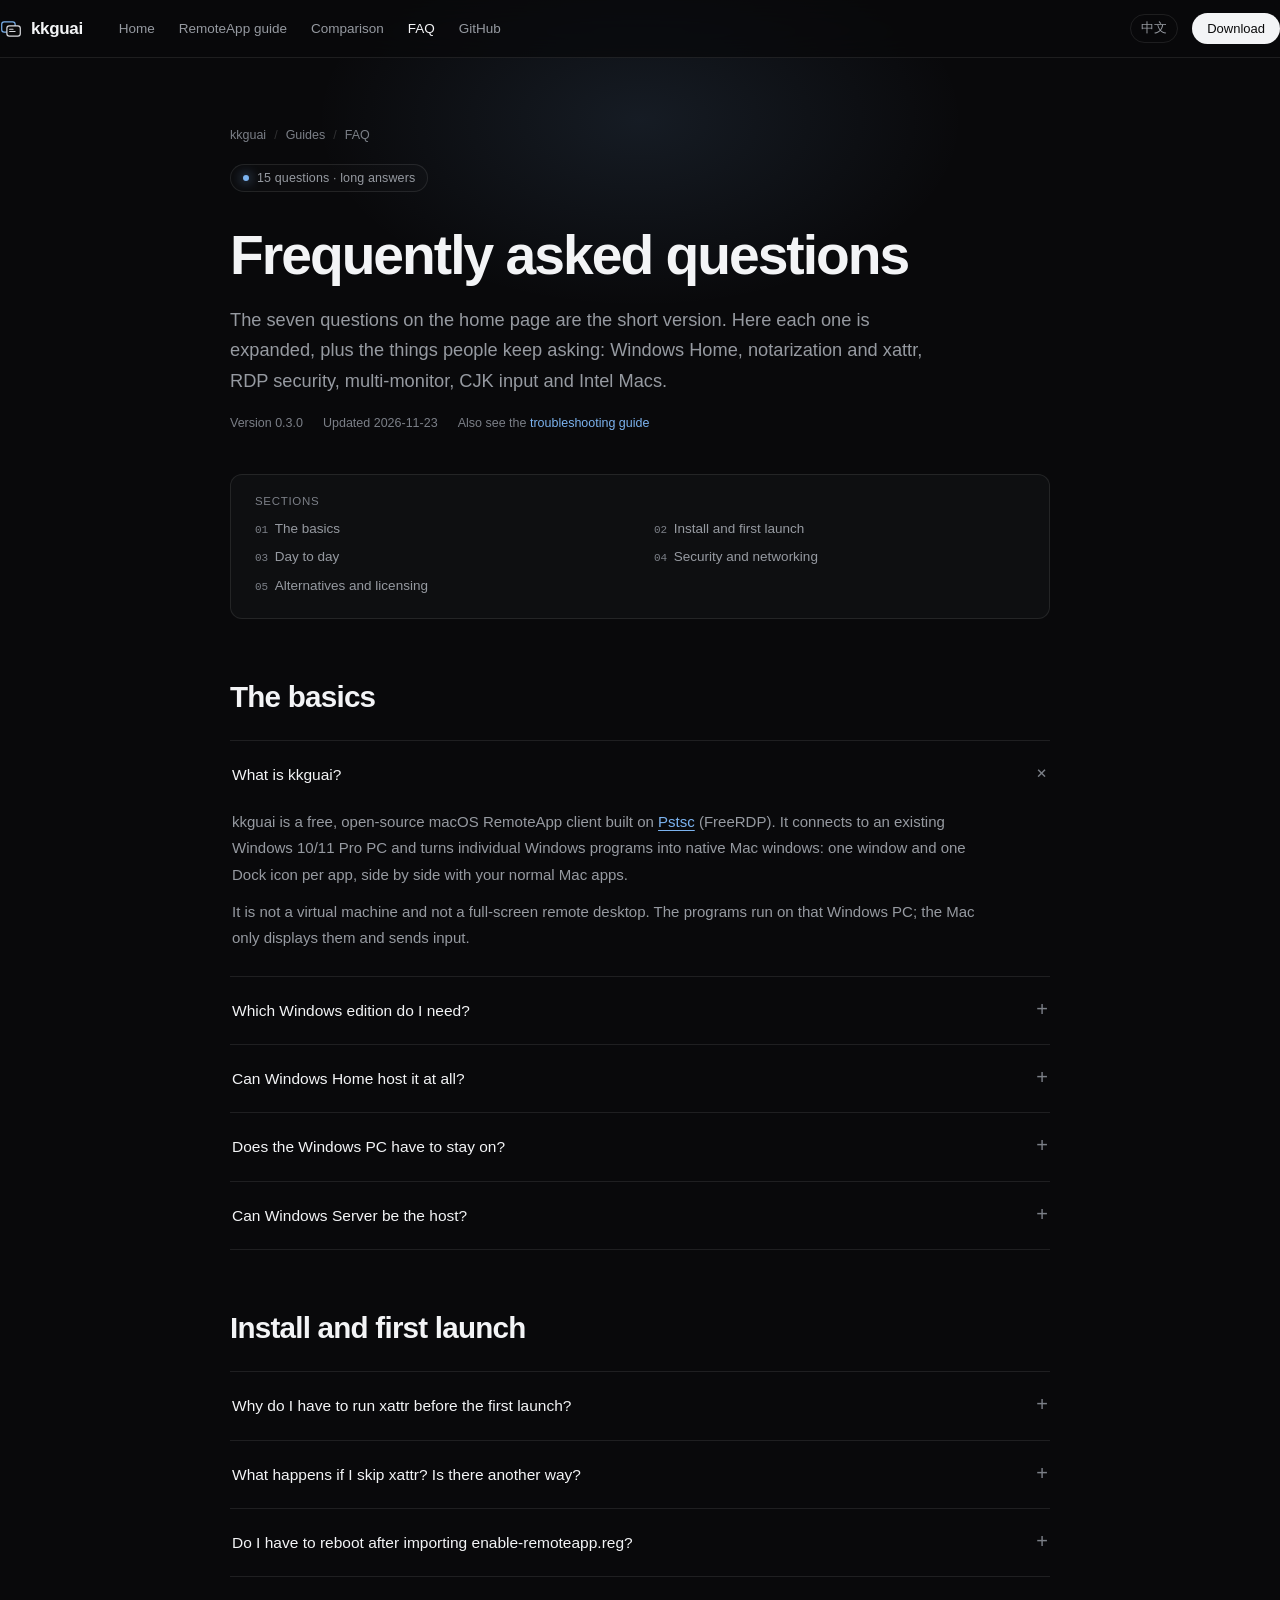
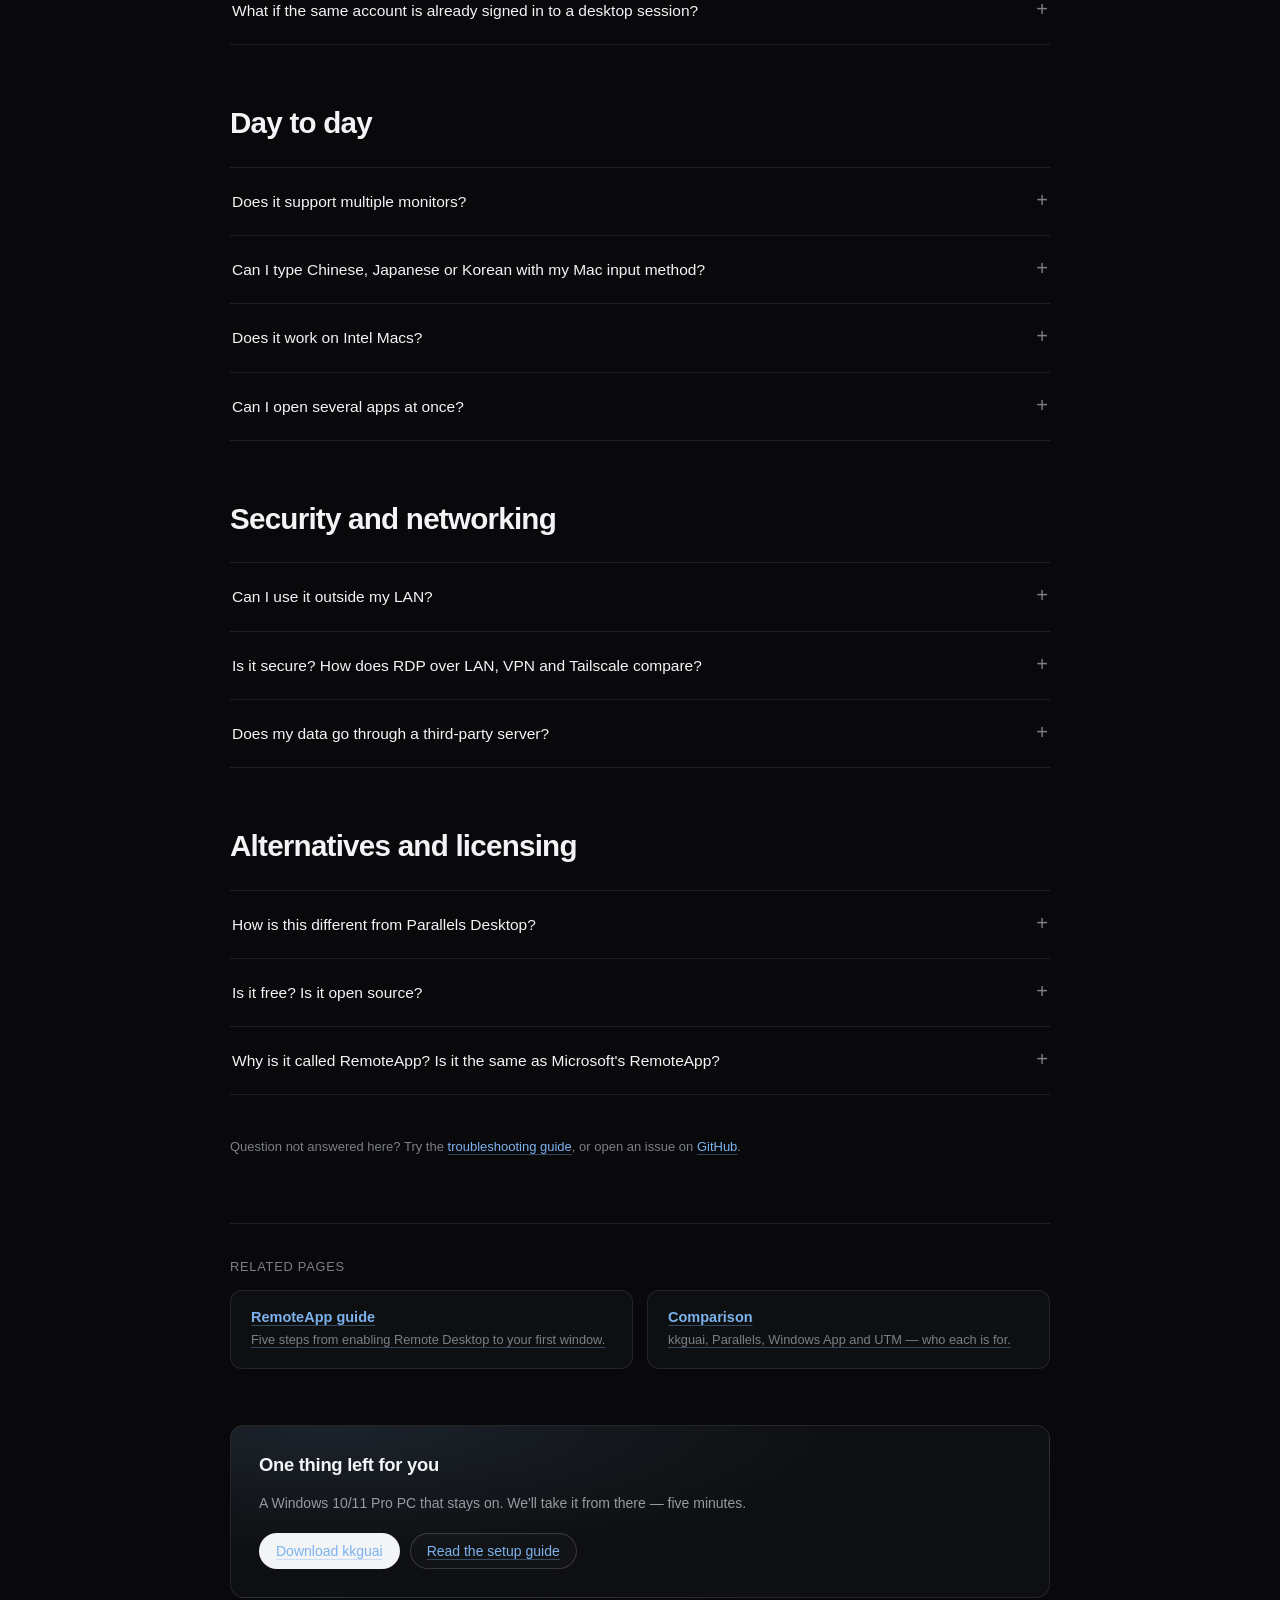
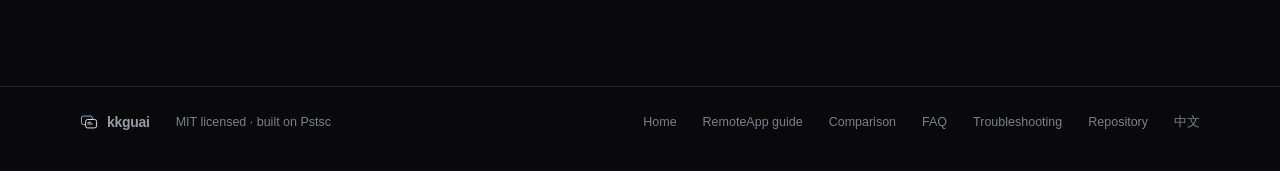
<file: docs/en/faq.html>
<!doctype html>
<html lang="en" data-lang="en">
<head>
<meta charset="utf-8">
<meta name="viewport" content="width=device-width, initial-scale=1">
<title>FAQ — kkguai and RemoteApp, answered in full</title>
<meta name="description" content="The full kkguai FAQ: which Windows edition you need, why Windows Home can't host RDP, notarization and the xattr command, RDP security on a LAN, VPN or Tailscale, multi-monitor, Chinese input, Intel Macs and how it differs from Parallels.">
<link rel="canonical" href="https://kkguai666.github.io/kkguai/en/faq.html">
<link rel="alternate" hreflang="zh-CN" href="https://kkguai666.github.io/kkguai/faq.html">
<link rel="alternate" hreflang="en" href="https://kkguai666.github.io/kkguai/en/faq.html">
<link rel="alternate" hreflang="x-default" href="https://kkguai666.github.io/kkguai/faq.html">
<meta property="og:type" content="article">
<meta property="og:title" content="FAQ — kkguai and RemoteApp">
<meta property="og:description" content="Windows edition, Windows Home, xattr, security, multi-monitor, Chinese input, Intel Macs.">
<meta property="og:url" content="https://kkguai666.github.io/kkguai/en/faq.html">
<meta property="og:image" content="https://kkguai666.github.io/kkguai/assets/social-en.png">
<meta property="og:locale" content="en_US">
<meta property="og:locale:alternate" content="zh_CN">
<meta name="twitter:card" content="summary_large_image">
<meta name="twitter:title" content="FAQ — kkguai and RemoteApp">
<meta name="twitter:description" content="Windows edition, Windows Home, xattr, security, multi-monitor, Chinese input, Intel Macs.">
<meta name="twitter:image" content="https://kkguai666.github.io/kkguai/assets/social-en.png">
<meta name="theme-color" content="#09090B">
<link rel="icon" href="../assets/mark.svg" type="image/svg+xml">
<link rel="stylesheet" href="../assets/guide.css">
<script type="application/ld+json">
{"@context":"https://schema.org","@graph":[
{"@type":"FAQPage","@id":"https://kkguai666.github.io/kkguai/en/faq.html#faq","url":"https://kkguai666.github.io/kkguai/en/faq.html","inLanguage":"en","name":"kkguai FAQ","mainEntity":[
{"@type":"Question","name":"What is kkguai?","acceptedAnswer":{"@type":"Answer","text":"kkguai is a free, open-source macOS RemoteApp client built on Pstsc (FreeRDP). It connects to an existing Windows 10/11 Pro PC and turns individual Windows programs into native Mac windows — one window and one Dock icon per app."}},
{"@type":"Question","name":"Which Windows edition do I need?","acceptedAnswer":{"@type":"Answer","text":"Windows 10/11 Pro or Enterprise, or Windows Server, with Remote Desktop enabled. Windows Home cannot host Remote Desktop, and RDP does not accept blank passwords."}},
{"@type":"Question","name":"Can Windows Home host it at all?","acceptedAnswer":{"@type":"Answer","text":"No. Microsoft restricts Windows Home so it can't accept Remote Desktop connections, and there is no switch or reliable registry workaround. Upgrade to Pro, or use a virtual machine such as Parallels or UTM instead."}},
{"@type":"Question","name":"Does the Windows PC have to stay on?","acceptedAnswer":{"@type":"Answer","text":"Yes. The programs run on that machine; kkguai only displays their windows and sends input. If it sleeps, shuts down or loses the network, the windows disappear."}},
{"@type":"Question","name":"Can I use it outside my LAN?","acceptedAnswer":{"@type":"Answer","text":"Yes. Any reachable network path works: a VPN, Tailscale or a port forward. Prefer a VPN or Tailscale rather than exposing port 3389 to the internet."}},
{"@type":"Question","name":"Why do I have to run xattr before the first launch?","acceptedAnswer":{"@type":"Answer","text":"The release is ad-hoc signed but not notarized by Apple, so macOS quarantines it after download, which leads to a damaged or unverified developer warning. Removing the quarantine flag takes one xattr command, once per install."}},
{"@type":"Question","name":"What happens if I skip xattr? Is there another way?","acceptedAnswer":{"@type":"Answer","text":"macOS refuses to launch the app and says it is damaged or cannot be verified. You can run xattr -dr com.apple.quarantine /Applications/kkguai.app, or right-click the app, choose Open and allow it once in System Settings. The command line is the more reliable route."}},
{"@type":"Question","name":"Is it secure? How does RDP over LAN, VPN and Tailscale compare?","acceptedAnswer":{"@type":"Answer","text":"The connection uses standard encrypted RDP; enable Network Level Authentication. A LAN has the smallest exposure; a VPN or Tailscale wraps the traffic in an encrypted tunnel and keeps the port off the internet. Never expose 3389 directly, and use a strong account password."}},
{"@type":"Question","name":"Does it support multiple monitors?","acceptedAnswer":{"@type":"Answer","text":"Yes. Your Mac display layout is mirrored to the remote session, so windows can be dragged across screens without rearranging them each time."}},
{"@type":"Question","name":"Can I type Chinese, Japanese or Korean with my Mac input method?","acceptedAnswer":{"@type":"Answer","text":"Yes. Pinyin and the other IMEs compose on the Mac, the candidate window appears on the Mac, and finished characters are sent to Windows as Unicode — no double composition and no lost characters."}},
{"@type":"Question","name":"Does it work on Intel Macs?","acceptedAnswer":{"@type":"Answer","text":"The current release is Apple Silicon only. Intel Macs can build from source; see the repository's build instructions."}},
{"@type":"Question","name":"How is this different from Parallels Desktop?","acceptedAnswer":{"@type":"Answer","text":"Parallels runs a whole Windows virtual machine on the Mac, needs a subscription and a Windows licence, and uses the Mac's RAM and disk. kkguai uses the Windows PC you already have, is free and open source, and costs the Mac almost nothing; the trade-off is that the PC must stay on and reachable."}},
{"@type":"Question","name":"Is it free? Is it open source?","acceptedAnswer":{"@type":"Answer","text":"Yes. It is free, MIT-licensed and the source is on GitHub. No subscription, no in-app purchase, no account."}},
{"@type":"Question","name":"Can Windows Server be the host?","acceptedAnswer":{"@type":"Answer","text":"Yes. Windows Server ships with Remote Desktop Services, and it can host RemoteApp after importing enable-remoteapp.reg. Licensing for multi-user server setups is up to your environment."}},
{"@type":"Question","name":"What if the same account is already signed in to a desktop session?","acceptedAnswer":{"@type":"Answer","text":"In single-session mode, a new app session may fail to start while that account has a desktop login. Sign the desktop session out first, or follow the release notes and use single-session.reg."}}
]},
{"@type":"BreadcrumbList","@id":"https://kkguai666.github.io/kkguai/en/faq.html#breadcrumb","itemListElement":[{"@type":"ListItem","position":1,"name":"kkguai","item":"https://kkguai666.github.io/kkguai/en/"},{"@type":"ListItem","position":2,"name":"FAQ","item":"https://kkguai666.github.io/kkguai/en/faq.html"}]}
]}
</script>
</head>
<body>

<header class="nav">
  <div class="wrap nav-in">
    <a class="brand" href="index.html" aria-label="kkguai home">
      <svg viewBox="0 0 64 64" aria-hidden="true"><rect x="5" y="11" width="39" height="30" rx="7" fill="none" stroke="#7CB3EF" stroke-width="3.5"></rect><rect x="20" y="23" width="39" height="30" rx="7" fill="#0A0A0B" stroke="#DADCE1" stroke-width="3.5"></rect><path d="M28 33h10M28 39h16" stroke="#DADCE1" stroke-width="3" stroke-linecap="round"></path></svg>
      kkguai
    </a>
    <nav class="nav-links" aria-label="Main">
      <a href="index.html">Home</a>
      <a href="remoteapp-guide.html">RemoteApp guide</a>
      <a href="vs-parallels.html">Comparison</a>
      <a href="faq.html" aria-current="page">FAQ</a>
      <a href="https://github.com/kkguai666/kkguai">GitHub</a>
    </nav>
    <div class="nav-right">
      <a class="lang-btn" href="../faq.html" hreflang="zh-CN" aria-label="切换到中文">中文</a>
      <a class="btn btn-primary" href="https://github.com/kkguai666/kkguai/releases/latest">Download</a>
    </div>
  </div>
</header>

<main>
  <div class="wrap doc-head">
    <nav class="crumbs" aria-label="Breadcrumb">
      <a href="index.html">kkguai</a><span class="sep">/</span><span>Guides</span><span class="sep">/</span><span aria-current="page">FAQ</span>
    </nav>
    <p class="kicker" style="margin-top:22px"><span class="dot"></span>15 questions · long answers</p>
    <h1 class="doc-title">Frequently asked questions</h1>
    <p class="doc-lede">The seven questions on the home page are the short version. Here each one is expanded, plus the things people keep asking: Windows Home, notarization and xattr, RDP security, multi-monitor, CJK input and Intel Macs.</p>
    <div class="doc-meta">
      <span>Version 0.3.0</span>
      <span>Updated 2026-11-23</span>
      <span>Also see the <a href="troubleshooting.html" style="color:var(--blue)">troubleshooting guide</a></span>
    </div>

    <div class="toc">
      <b>Sections</b>
      <ol>
        <li><a href="#basics">The basics</a></li>
        <li><a href="#setup">Install and first launch</a></li>
        <li><a href="#daily">Day to day</a></li>
        <li><a href="#security">Security and networking</a></li>
        <li><a href="#alternatives">Alternatives and licensing</a></li>
      </ol>
    </div>
  </div>

  <div class="doc prose">
    <section id="basics">
      <h2>The basics</h2>
      <div class="faq">
        <details open>
          <summary><span>What is kkguai?</span><span class="plus">+</span></summary>
          <div class="answer">
            <p>kkguai is a free, open-source macOS RemoteApp client built on <a href="https://github.com/kkguai666/kkguai">Pstsc</a> (FreeRDP). It connects to an existing Windows 10/11 Pro PC and turns individual Windows programs into native Mac windows: one window and one Dock icon per app, side by side with your normal Mac apps.</p>
            <p>It is not a virtual machine and not a full-screen remote desktop. The programs run on that Windows PC; the Mac only displays them and sends input.</p>
          </div>
        </details>
        <details id="windows-version">
          <summary><span>Which Windows edition do I need?</span><span class="plus">+</span></summary>
          <div class="answer">
            <p><b>Windows 10 or 11 Pro or Enterprise</b>, or Windows Server, with Remote Desktop enabled. RDP rejects blank passwords, so the Windows account needs one.</p>
            <p>One command to check the edition: press <kbd>Win</kbd> + <kbd>R</kbd> and type <code>winver</code>.</p>
          </div>
        </details>
        <details id="windows-home">
          <summary><span>Can Windows Home host it at all?</span><span class="plus">+</span></summary>
          <div class="answer">
            <p><b>Not as a host.</b> Microsoft restricts Windows Home so it cannot accept Remote Desktop connections. There is no switch in Settings and no reliable registry workaround. This is a Windows product-line limit, not a kkguai one.</p>
            <p>Three realistic paths:</p>
            <ul>
              <li>Upgrade Home to Pro (you'll need an upgrade purchase or a new licence).</li>
              <li>Run Windows in a virtual machine with Parallels Desktop or UTM — the guest edition doesn't matter for RemoteApp.</li>
              <li>Run the program on a PC that is already Pro. See the <a href="vs-parallels.html">comparison</a>.</li>
            </ul>
          </div>
        </details>
        <details>
          <summary><span>Does the Windows PC have to stay on?</span><span class="plus">+</span></summary>
          <div class="answer">
            <p>Yes. The programs run on that machine; kkguai only displays the windows and sends input. If it sleeps, shuts down or loses the network, the windows on the Mac disappear.</p>
            <p>If it sleeps often, turn sleep off in Windows power settings — an office desktop is usually always on anyway.</p>
          </div>
        </details>
        <details>
          <summary><span>Can Windows Server be the host?</span><span class="plus">+</span></summary>
          <div class="answer">
            <p>Yes. Windows Server ships with Remote Desktop Services and works as a RemoteApp host after importing <code>enable-remoteapp.reg</code>. Licensing rules for multi-user server setups are up to your environment; kkguai doesn't change them.</p>
          </div>
        </details>
      </div>
    </section>

    <section id="setup">
      <h2>Install and first launch</h2>
      <div class="faq">
        <details id="xattr">
          <summary><span>Why do I have to run xattr before the first launch?</span><span class="plus">+</span></summary>
          <div class="answer">
            <p>The release is ad-hoc signed but not notarized by Apple. macOS attaches a quarantine flag (<code>com.apple.quarantine</code>) to downloaded apps, and an un-notarized app carrying it is refused by the system.</p>
            <p>Removing the flag takes one command, once per install:</p>
            <div class="code-card">
              <div class="code-head"><span class="file-name">macOS · Terminal</span></div>
              <pre><span class="p">xattr</span> -dr com.apple.quarantine /Applications/kkguai.app</pre>
            </div>
            <p>You won't need it again after that.</p>
          </div>
        </details>
        <details id="xattr-alt">
          <summary><span>What happens if I skip xattr? Is there another way?</span><span class="plus">+</span></summary>
          <div class="answer">
            <p>macOS will say "kkguai is damaged and can't be opened" or "cannot verify the developer". The file isn't damaged; it's the quarantine policy.</p>
            <p>Besides <code>xattr</code>, you can right-click the app in Finder and choose Open, then confirm once more; or click "Open Anyway" in System Settings → Privacy &amp; Security. Both work for the current install only, and the wording varies by macOS version. The command line is the most reliable.</p>
          </div>
        </details>
        <details>
          <summary><span>Do I have to reboot after importing enable-remoteapp.reg?</span><span class="plus">+</span></summary>
          <div class="answer">
            <p>Yes. The registry changes affect how the Remote Desktop service behaves across sessions, and they settle after a restart. If the Start menu shows no apps, the first two things to check are whether you rebooted and whether the import was done as administrator.</p>
          </div>
        </details>
        <details>
          <summary><span>What if the same account is already signed in to a desktop session?</span><span class="plus">+</span></summary>
          <div class="answer">
            <p>In single-session mode, a desktop login with the same account can prevent a new app session from starting; kkguai reports an "already signed in" style error. Sign the desktop session out on that PC, then connect.</p>
            <p>If you want a desktop login and RemoteApp to coexist, follow the release notes for <code>single-session.reg</code>. If unsure, leave it out and try it only if you hit the error.</p>
          </div>
        </details>
      </div>
    </section>

    <section id="daily">
      <h2>Day to day</h2>
      <div class="faq">
        <details id="monitors">
          <summary><span>Does it support multiple monitors?</span><span class="plus">+</span></summary>
          <div class="answer">
            <p>Yes. Your Mac display layout is mirrored to the remote session, so windows can be dragged across screens without rearranging them each time. External displays, Studio Display and clamshell-with-external-monitor setups all follow the Mac's layout.</p>
          </div>
        </details>
        <details id="input">
          <summary><span>Can I type Chinese, Japanese or Korean with my Mac input method?</span><span class="plus">+</span></summary>
          <div class="answer">
            <p>Yes. Pinyin is composed on the Mac, the candidate window appears on the Mac, and finished characters are sent to Windows as Unicode. The remote side does not compose them again, so you don't get doubled text or dropped characters. Japanese and Korean input use the same mechanism.</p>
          </div>
        </details>
        <details id="intel">
          <summary><span>Does it work on Intel Macs?</span><span class="plus">+</span></summary>
          <div class="answer">
            <p>The current release is Apple Silicon only (M-series), with macOS 14 or later.</p>
            <p>Intel Macs can build from source. The repository has build instructions; you'll need Xcode and the FreeRDP dependencies. The result is the same functionality, but there is no ready-made package or signature.</p>
          </div>
        </details>
        <details>
          <summary><span>Can I open several apps at once?</span><span class="plus">+</span></summary>
          <div class="answer">
            <p>Yes. Apps from the Start menu open at the same time, each with its own Mac window and Dock icon, and each can go full screen, tile, or sit on a different display. They share the one connection to the Windows PC.</p>
          </div>
        </details>
      </div>
    </section>

    <section id="security">
      <h2>Security and networking</h2>
      <div class="faq">
        <details id="lan">
          <summary><span>Can I use it outside my LAN?</span><span class="plus">+</span></summary>
          <div class="answer">
            <p>Yes. Any reachable network path works: a VPN, Tailscale or a port forward. Tailscale gives you a fixed address or MagicDNS name for the PC — put it straight into kkguai.</p>
            <p>Prefer a VPN or Tailscale over forwarding port 3389 on your router to the internet.</p>
          </div>
        </details>
        <details id="security">
          <summary><span>Is it secure? How does RDP over LAN, VPN and Tailscale compare?</span><span class="plus">+</span></summary>
          <div class="answer">
            <p>The connection uses standard RDP, encrypted in transit. How safe it is depends mostly on where you expose the host:</p>
            <ul>
              <li><b>LAN:</b> the smallest exposure. Only devices on the same network can try, and a strong password plus account lockout is enough for everyday use.</li>
              <li><b>VPN:</b> traffic sits inside an encrypted tunnel and the RDP port is invisible from outside. Security depends on the VPN; corporate VPNs usually add access control.</li>
              <li><b>Tailscale:</b> a point-to-point encrypted network on WireGuard, with devices authenticating each other and no port open to the internet. The easy choice for individuals.</li>
            </ul>
            <p><b>Don't</b> map 3389 directly to the internet. It attracts automated brute force, and no password makes that worth the risk. Use an account with a password and keep Network Level Authentication enabled in Windows.</p>
          </div>
        </details>
        <details>
          <summary><span>Does my data go through a third-party server?</span><span class="plus">+</span></summary>
          <div class="answer">
            <p>No. kkguai is a direct client: video and input travel over an RDP connection between the two machines, with no relay server and no account system. If you use Tailscale, traffic goes over Tailscale's encrypted network (usually peer-to-peer); that's separate from kkguai.</p>
          </div>
        </details>
      </div>
    </section>

    <section id="alternatives">
      <h2>Alternatives and licensing</h2>
      <div class="faq">
        <details id="parallels">
          <summary><span>How is this different from Parallels Desktop?</span><span class="plus">+</span></summary>
          <div class="answer">
            <p>Parallels runs a whole Windows virtual machine inside the Mac and uses Coherence mode to draw program windows on the Mac desktop. It needs a subscription (from about $99/year) and a Windows licence, and it uses the Mac's RAM, CPU and tens of gigabytes of disk; in exchange it works offline and needs no second computer.</p>
            <p>kkguai uses the Windows PC you already have, is free and open source, and costs the Mac almost nothing; in exchange that PC must stay on, be reachable, and run Pro. The full comparison is in <a href="vs-parallels.html">Comparison</a>.</p>
          </div>
        </details>
        <details>
          <summary><span>Is it free? Is it open source?</span><span class="plus">+</span></summary>
          <div class="answer">
            <p>Free, MIT-licensed, source on <a href="https://github.com/kkguai666/kkguai">GitHub</a>. No subscription, no in-app purchase, no account. If it saves you a Parallels subscription, a star on the repo is the best thanks.</p>
          </div>
        </details>
        <details>
          <summary><span>Why is it called RemoteApp? Is it the same as Microsoft's RemoteApp?</span><span class="plus">+</span></summary>
          <div class="answer">
            <p>RemoteApp is the RDP capability that publishes a single program window, and kkguai uses the one built into Windows. Companies usually deploy Microsoft's RemoteApp through RDS or AVD; kkguai targets a single Windows Pro PC and uses the registry file in the release to enable the capability there. At the protocol level it's the same thing; the deployment is different.</p>
          </div>
        </details>
      </div>
    </section>

    <p style="margin-top:40px;font-size:13px;color:var(--dim)">Question not answered here? Try the <a href="troubleshooting.html" style="color:var(--blue)">troubleshooting guide</a>, or open an issue on <a href="https://github.com/kkguai666/kkguai/issues" style="color:var(--blue)">GitHub</a>.</p>

    <div class="related">
      <span class="related-label">Related pages</span>
      <a href="remoteapp-guide.html"><b>RemoteApp guide</b><span>Five steps from enabling Remote Desktop to your first window.</span></a>
      <a href="vs-parallels.html"><b>Comparison</b><span>kkguai, Parallels, Windows App and UTM — who each is for.</span></a>
    </div>

    <div class="endcap">
      <h2>One thing left for you</h2>
      <p>A Windows 10/11 Pro PC that stays on. We'll take it from there — five minutes.</p>
      <div class="row">
        <a class="btn btn-primary" href="https://github.com/kkguai666/kkguai/releases/latest">Download kkguai</a>
        <a class="btn btn-ghost" href="remoteapp-guide.html">Read the setup guide</a>
      </div>
    </div>
  </div>

  <footer>
    <div class="wrap foot">
      <a class="brand" href="index.html">
        <svg viewBox="0 0 64 64" aria-hidden="true"><rect x="5" y="11" width="39" height="30" rx="7" fill="none" stroke="#7CB3EF" stroke-width="3.5"></rect><rect x="20" y="23" width="39" height="30" rx="7" fill="#0A0A0B" stroke="#DADCE1" stroke-width="3.5"></rect><path d="M28 33h10M28 39h16" stroke="#DADCE1" stroke-width="3" stroke-linecap="round"></path></svg>
        kkguai
      </a>
      <span>MIT licensed · built on Pstsc</span>
      <span class="spacer"></span>
      <a href="index.html">Home</a>
      <a href="remoteapp-guide.html">RemoteApp guide</a>
      <a href="vs-parallels.html">Comparison</a>
      <a href="faq.html">FAQ</a>
      <a href="troubleshooting.html">Troubleshooting</a>
      <a href="https://github.com/kkguai666/kkguai">Repository</a>
      <a href="../faq.html" hreflang="zh-CN" lang="zh-CN">中文</a>
    </div>
  </footer>
</main>

</body>
</html>
</file>
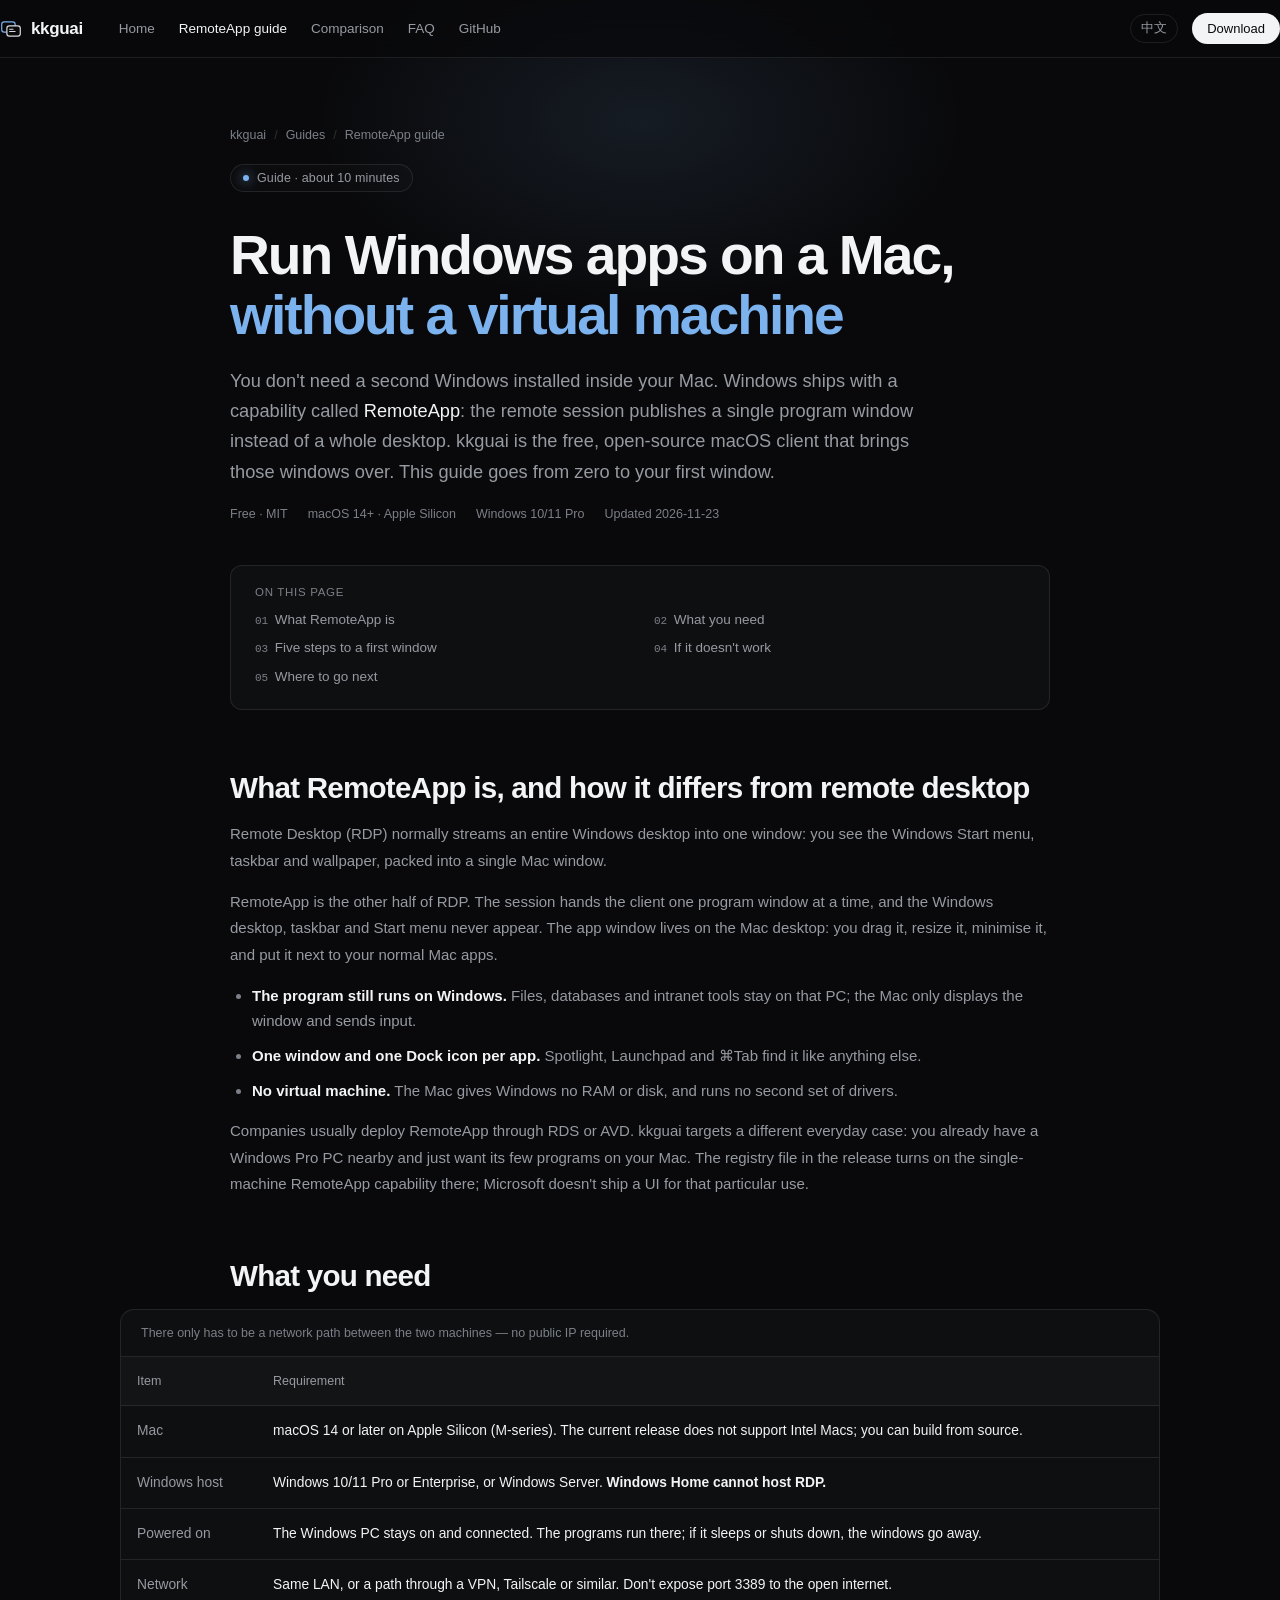
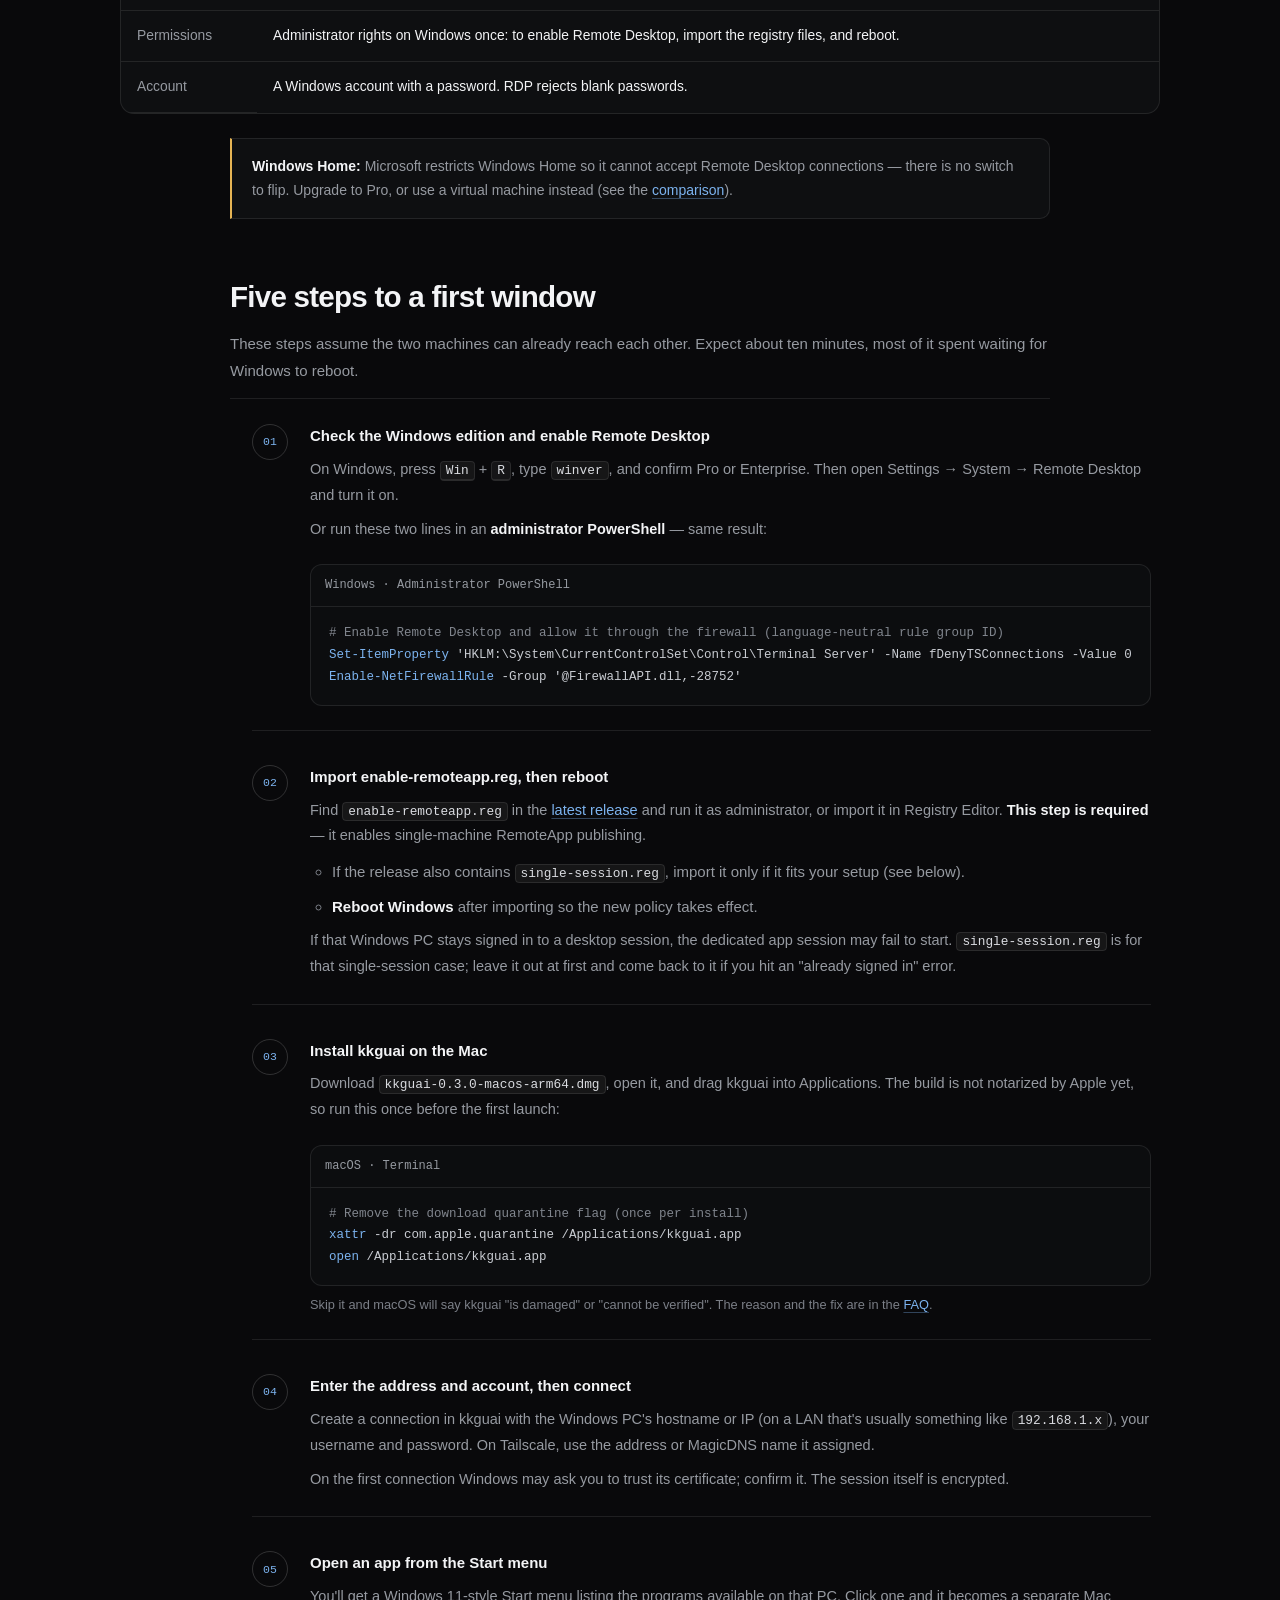
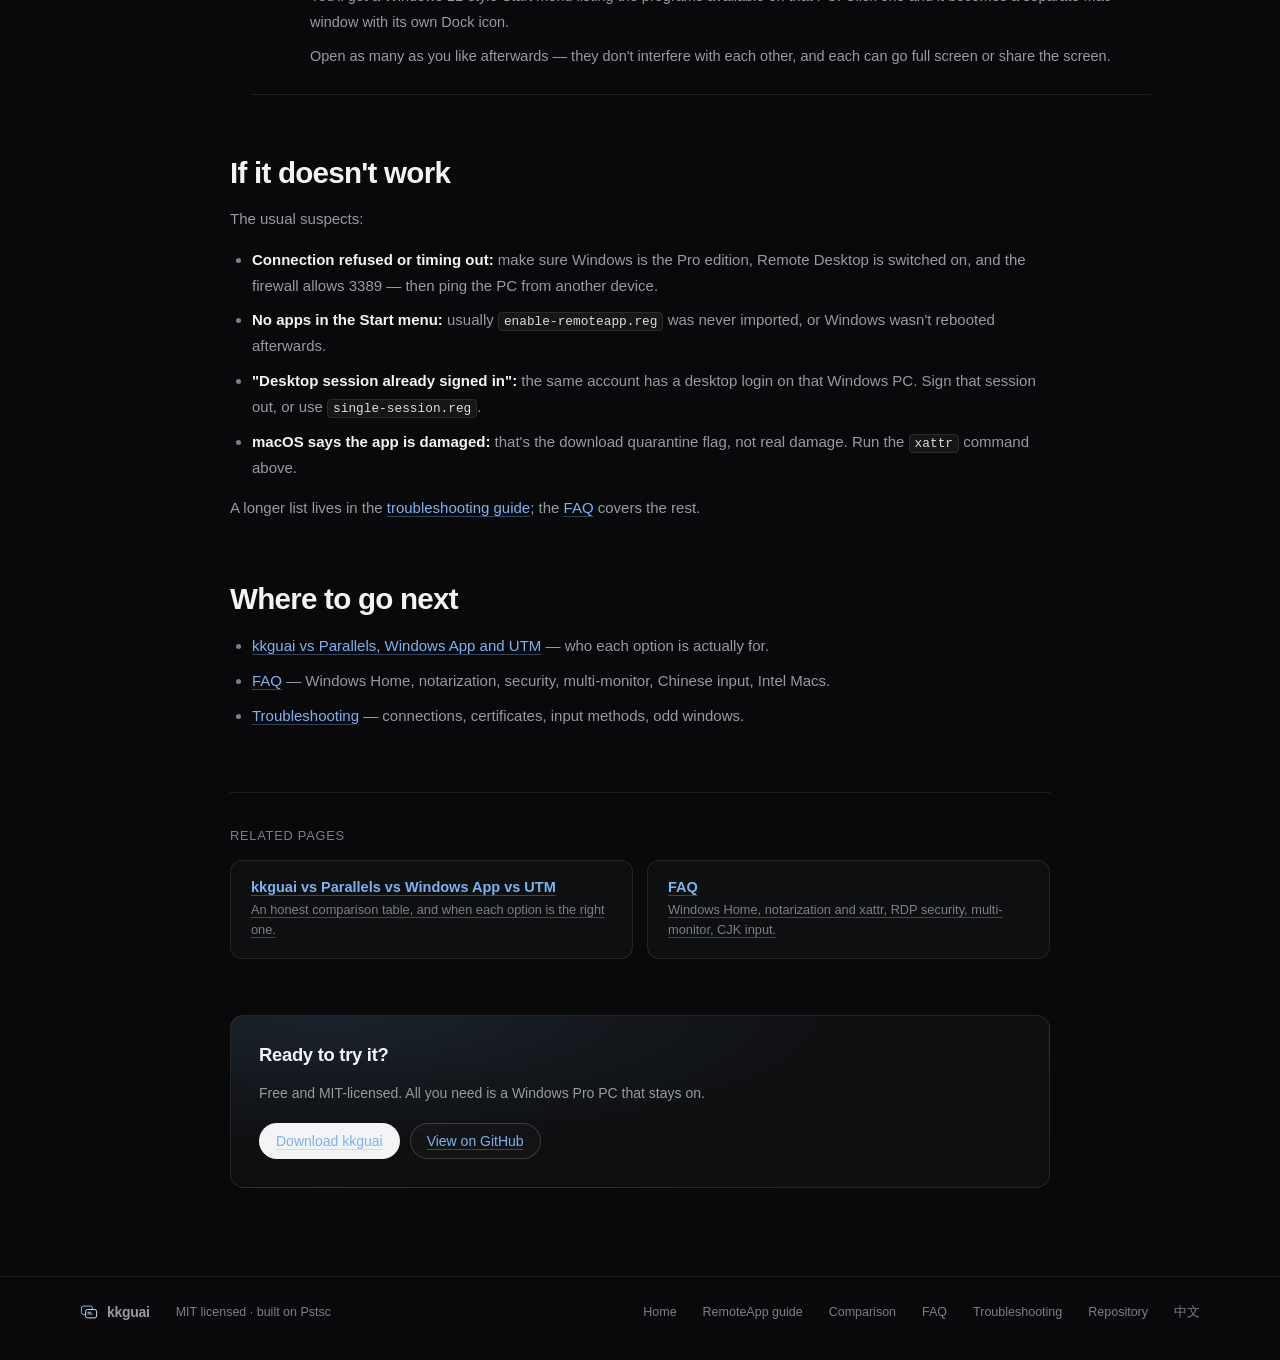
<file: docs/en/remoteapp-guide.html>
<!doctype html>
<html lang="en" data-lang="en">
<head>
<meta charset="utf-8">
<meta name="viewport" content="width=device-width, initial-scale=1">
<title>How to run Windows apps on a Mac without a virtual machine — RemoteApp guide · kkguai</title>
<meta name="description" content="No Parallels, no virtual machine: use the RemoteApp capability built into Windows and give every Windows program its own native Mac window. The full path from enabling Remote Desktop and importing enable-remoteapp.reg to your first app window.">
<link rel="canonical" href="https://kkguai666.github.io/kkguai/en/remoteapp-guide.html">
<link rel="alternate" hreflang="zh-CN" href="https://kkguai666.github.io/kkguai/remoteapp-guide.html">
<link rel="alternate" hreflang="en" href="https://kkguai666.github.io/kkguai/en/remoteapp-guide.html">
<link rel="alternate" hreflang="x-default" href="https://kkguai666.github.io/kkguai/remoteapp-guide.html">
<meta property="og:type" content="article">
<meta property="og:title" content="How to run Windows apps on a Mac without a virtual machine">
<meta property="og:description" content="A RemoteApp guide: enabling Remote Desktop, importing enable-remoteapp.reg, and opening your first Windows app window on macOS. Free and open source.">
<meta property="og:url" content="https://kkguai666.github.io/kkguai/en/remoteapp-guide.html">
<meta property="og:image" content="https://kkguai666.github.io/kkguai/assets/social-en.png">
<meta property="og:locale" content="en_US">
<meta property="og:locale:alternate" content="zh_CN">
<meta name="twitter:card" content="summary_large_image">
<meta name="twitter:title" content="How to run Windows apps on a Mac without a virtual machine">
<meta name="twitter:description" content="A RemoteApp guide: from enabling Remote Desktop to your first Windows app window on macOS.">
<meta name="twitter:image" content="https://kkguai666.github.io/kkguai/assets/social-en.png">
<meta name="theme-color" content="#09090B">
<link rel="icon" href="../assets/mark.svg" type="image/svg+xml">
<link rel="stylesheet" href="../assets/guide.css">
<script type="application/ld+json">
{"@context":"https://schema.org","@graph":[
{"@type":"Article","@id":"https://kkguai666.github.io/kkguai/en/remoteapp-guide.html#article","headline":"How to run Windows apps on a Mac without a virtual machine — RemoteApp guide","description":"No Parallels, no virtual machine: use the RemoteApp capability built into Windows and give every Windows program its own native Mac window.","url":"https://kkguai666.github.io/kkguai/en/remoteapp-guide.html","mainEntityOfPage":{"@type":"WebPage","@id":"https://kkguai666.github.io/kkguai/en/remoteapp-guide.html"},"inLanguage":"en","datePublished":"2026-11-23","dateModified":"2026-11-23","image":"https://kkguai666.github.io/kkguai/assets/social-en.png","author":{"@type":"Organization","name":"kkguai","url":"https://github.com/kkguai666/kkguai"},"publisher":{"@type":"Organization","name":"kkguai","url":"https://github.com/kkguai666/kkguai"},"about":{"@type":"SoftwareApplication","name":"kkguai","applicationCategory":"UtilitiesApplication","operatingSystem":"macOS 14+ (Apple Silicon)","offers":{"@type":"Offer","price":"0","priceCurrency":"USD"}}},
{"@type":"HowTo","@id":"https://kkguai666.github.io/kkguai/en/remoteapp-guide.html#howto","name":"Open your first Windows RemoteApp window on a Mac","description":"Use your existing Windows 10/11 Pro PC and the free kkguai client to turn individual Windows programs into native Mac windows.","totalTime":"PT10M","tool":[{"@type":"HowToTool","name":"kkguai for macOS"},{"@type":"HowToTool","name":"enable-remoteapp.reg"}],"step":[
{"@type":"HowToStep","name":"Check your Windows edition","text":"You need Windows 10/11 Pro or Enterprise, or Windows Server. Windows Home cannot host Remote Desktop."},
{"@type":"HowToStep","name":"Enable Remote Desktop and the firewall rule","text":"In an administrator PowerShell, set fDenyTSConnections to 0 and enable the Remote Desktop firewall rule group."},
{"@type":"HowToStep","name":"Import enable-remoteapp.reg","text":"Import enable-remoteapp.reg from the release as administrator (required), optionally single-session.reg, then reboot Windows."},
{"@type":"HowToStep","name":"Install kkguai on the Mac","text":"Download the .dmg, drag kkguai into Applications, and run the xattr command once before the first launch."},
{"@type":"HowToStep","name":"Connect and open an app","text":"Enter the Windows PC's address and account in kkguai, then open an app from the Start menu. It gets its own Mac window and Dock icon."}]},
{"@type":"BreadcrumbList","@id":"https://kkguai666.github.io/kkguai/en/remoteapp-guide.html#breadcrumb","itemListElement":[{"@type":"ListItem","position":1,"name":"kkguai","item":"https://kkguai666.github.io/kkguai/en/"},{"@type":"ListItem","position":2,"name":"RemoteApp guide","item":"https://kkguai666.github.io/kkguai/en/remoteapp-guide.html"}]}
]}
</script>
</head>
<body>

<header class="nav">
  <div class="wrap nav-in">
    <a class="brand" href="index.html" aria-label="kkguai home">
      <svg viewBox="0 0 64 64" aria-hidden="true"><rect x="5" y="11" width="39" height="30" rx="7" fill="none" stroke="#7CB3EF" stroke-width="3.5"></rect><rect x="20" y="23" width="39" height="30" rx="7" fill="#0A0A0B" stroke="#DADCE1" stroke-width="3.5"></rect><path d="M28 33h10M28 39h16" stroke="#DADCE1" stroke-width="3" stroke-linecap="round"></path></svg>
      kkguai
    </a>
    <nav class="nav-links" aria-label="Main">
      <a href="index.html">Home</a>
      <a href="remoteapp-guide.html" aria-current="page">RemoteApp guide</a>
      <a href="vs-parallels.html">Comparison</a>
      <a href="faq.html">FAQ</a>
      <a href="https://github.com/kkguai666/kkguai">GitHub</a>
    </nav>
    <div class="nav-right">
      <a class="lang-btn" href="../remoteapp-guide.html" hreflang="zh-CN" aria-label="切换到中文">中文</a>
      <a class="btn btn-primary" href="https://github.com/kkguai666/kkguai/releases/latest">Download</a>
    </div>
  </div>
</header>

<main>
  <div class="wrap doc-head">
    <nav class="crumbs" aria-label="Breadcrumb">
      <a href="index.html">kkguai</a><span class="sep">/</span><span>Guides</span><span class="sep">/</span><span aria-current="page">RemoteApp guide</span>
    </nav>
    <p class="kicker" style="margin-top:22px"><span class="dot"></span>Guide · about 10 minutes</p>
    <h1 class="doc-title">Run Windows apps on a Mac, <span class="accent">without a virtual machine</span></h1>
    <p class="doc-lede">You don't need a second Windows installed inside your Mac. Windows ships with a capability called <strong>RemoteApp</strong>: the remote session publishes a single program window instead of a whole desktop. kkguai is the free, open-source macOS client that brings those windows over. This guide goes from zero to your first window.</p>
    <div class="doc-meta">
      <span>Free · MIT</span>
      <span>macOS 14+ · Apple Silicon</span>
      <span>Windows 10/11 Pro</span>
      <span>Updated 2026-11-23</span>
    </div>

    <div class="toc">
      <b>On this page</b>
      <ol>
        <li><a href="#what">What RemoteApp is</a></li>
        <li><a href="#requirements">What you need</a></li>
        <li><a href="#steps">Five steps to a first window</a></li>
        <li><a href="#trouble">If it doesn't work</a></li>
        <li><a href="#next">Where to go next</a></li>
      </ol>
    </div>
  </div>

  <div class="doc prose">
    <section id="what">
      <h2>What RemoteApp is, and how it differs from remote desktop</h2>
      <p>Remote Desktop (RDP) normally streams an entire Windows desktop into one window: you see the Windows Start menu, taskbar and wallpaper, packed into a single Mac window.</p>
      <p>RemoteApp is the other half of RDP. The session hands the client one program window at a time, and the Windows desktop, taskbar and Start menu never appear. The app window lives on the Mac desktop: you drag it, resize it, minimise it, and put it next to your normal Mac apps.</p>
      <ul>
        <li><strong>The program still runs on Windows.</strong> Files, databases and intranet tools stay on that PC; the Mac only displays the window and sends input.</li>
        <li><strong>One window and one Dock icon per app.</strong> Spotlight, Launchpad and ⌘Tab find it like anything else.</li>
        <li><strong>No virtual machine.</strong> The Mac gives Windows no RAM or disk, and runs no second set of drivers.</li>
      </ul>
      <p>Companies usually deploy RemoteApp through RDS or AVD. kkguai targets a different everyday case: you already have a Windows Pro PC nearby and just want its few programs on your Mac. The registry file in the release turns on the single-machine RemoteApp capability there; Microsoft doesn't ship a UI for that particular use.</p>
    </section>

    <section id="requirements">
      <h2>What you need</h2>
      <div class="table-wrap">
        <table>
          <caption>There only has to be a network path between the two machines — no public IP required.</caption>
          <thead>
            <tr><th scope="col">Item</th><th scope="col">Requirement</th></tr>
          </thead>
          <tbody>
            <tr><th scope="row">Mac</th><td>macOS 14 or later on Apple Silicon (M-series). The current release does not support Intel Macs; you can build from source.</td></tr>
            <tr><th scope="row">Windows host</th><td>Windows 10/11 Pro or Enterprise, or Windows Server. <strong>Windows Home cannot host RDP.</strong></td></tr>
            <tr><th scope="row">Powered on</th><td>The Windows PC stays on and connected. The programs run there; if it sleeps or shuts down, the windows go away.</td></tr>
            <tr><th scope="row">Network</th><td>Same LAN, or a path through a VPN, Tailscale or similar. Don't expose port 3389 to the open internet.</td></tr>
            <tr><th scope="row">Permissions</th><td>Administrator rights on Windows once: to enable Remote Desktop, import the registry files, and reboot.</td></tr>
            <tr><th scope="row">Account</th><td>A Windows account with a password. RDP rejects blank passwords.</td></tr>
          </tbody>
        </table>
      </div>
      <div class="callout warn">
        <p><b>Windows Home:</b> Microsoft restricts Windows Home so it cannot accept Remote Desktop connections — there is no switch to flip. Upgrade to Pro, or use a virtual machine instead (see the <a href="vs-parallels.html">comparison</a>).</p>
      </div>
    </section>

    <section id="steps">
      <h2>Five steps to a first window</h2>
      <p>These steps assume the two machines can already reach each other. Expect about ten minutes, most of it spent waiting for Windows to reboot.</p>

      <ol class="howto">
        <li id="step-1">
          <b>Check the Windows edition and enable Remote Desktop</b>
          <p>On Windows, press <kbd>Win</kbd> + <kbd>R</kbd>, type <code>winver</code>, and confirm Pro or Enterprise. Then open Settings → System → Remote Desktop and turn it on.</p>
          <p>Or run these two lines in an <b>administrator PowerShell</b> — same result:</p>
          <div class="code-card">
            <div class="code-head"><span class="file-name">Windows · Administrator PowerShell</span></div>
            <pre><span class="c"># Enable Remote Desktop and allow it through the firewall (language-neutral rule group ID)</span>
<span class="p">Set-ItemProperty</span> 'HKLM:\System\CurrentControlSet\Control\Terminal Server' -Name fDenyTSConnections -Value 0
<span class="p">Enable-NetFirewallRule</span> -Group '@FirewallAPI.dll,-28752'</pre>
          </div>
        </li>
        <li id="step-2">
          <b>Import enable-remoteapp.reg, then reboot</b>
          <p>Find <code>enable-remoteapp.reg</code> in the <a href="https://github.com/kkguai666/kkguai/releases/latest">latest release</a> and run it as administrator, or import it in Registry Editor. <b>This step is required</b> — it enables single-machine RemoteApp publishing.</p>
          <ul>
            <li>If the release also contains <code>single-session.reg</code>, import it only if it fits your setup (see below).</li>
            <li><b>Reboot Windows</b> after importing so the new policy takes effect.</li>
          </ul>
          <p>If that Windows PC stays signed in to a desktop session, the dedicated app session may fail to start. <code>single-session.reg</code> is for that single-session case; leave it out at first and come back to it if you hit an "already signed in" error.</p>
        </li>
        <li id="step-3">
          <b>Install kkguai on the Mac</b>
          <p>Download <code>kkguai-0.3.0-macos-arm64.dmg</code>, open it, and drag kkguai into Applications. The build is not notarized by Apple yet, so run this once before the first launch:</p>
          <div class="code-card">
            <div class="code-head"><span class="file-name">macOS · Terminal</span></div>
            <pre><span class="c"># Remove the download quarantine flag (once per install)</span>
<span class="p">xattr</span> -dr com.apple.quarantine /Applications/kkguai.app
<span class="p">open</span> /Applications/kkguai.app</pre>
          </div>
          <p class="small">Skip it and macOS will say kkguai "is damaged" or "cannot be verified". The reason and the fix are in the <a href="faq.html#xattr">FAQ</a>.</p>
        </li>
        <li id="step-4">
          <b>Enter the address and account, then connect</b>
          <p>Create a connection in kkguai with the Windows PC's hostname or IP (on a LAN that's usually something like <code>192.168.1.x</code>), your username and password. On Tailscale, use the address or MagicDNS name it assigned.</p>
          <p>On the first connection Windows may ask you to trust its certificate; confirm it. The session itself is encrypted.</p>
        </li>
        <li id="step-5">
          <b>Open an app from the Start menu</b>
          <p>You'll get a Windows 11-style Start menu listing the programs available on that PC. Click one and it becomes a separate Mac window with its own Dock icon.</p>
          <p>Open as many as you like afterwards — they don't interfere with each other, and each can go full screen or share the screen.</p>
        </li>
      </ol>
    </section>

    <section id="trouble">
      <h2>If it doesn't work</h2>
      <p>The usual suspects:</p>
      <ul>
        <li><strong>Connection refused or timing out:</strong> make sure Windows is the Pro edition, Remote Desktop is switched on, and the firewall allows 3389 — then ping the PC from another device.</li>
        <li><strong>No apps in the Start menu:</strong> usually <code>enable-remoteapp.reg</code> was never imported, or Windows wasn't rebooted afterwards.</li>
        <li><strong>"Desktop session already signed in":</strong> the same account has a desktop login on that Windows PC. Sign that session out, or use <code>single-session.reg</code>.</li>
        <li><strong>macOS says the app is damaged:</strong> that's the download quarantine flag, not real damage. Run the <code>xattr</code> command above.</li>
      </ul>
      <p>A longer list lives in the <a href="troubleshooting.html">troubleshooting guide</a>; the <a href="faq.html">FAQ</a> covers the rest.</p>
    </section>

    <section id="next">
      <h2>Where to go next</h2>
      <ul>
        <li><a href="vs-parallels.html">kkguai vs Parallels, Windows App and UTM</a> — who each option is actually for.</li>
        <li><a href="faq.html">FAQ</a> — Windows Home, notarization, security, multi-monitor, Chinese input, Intel Macs.</li>
        <li><a href="troubleshooting.html">Troubleshooting</a> — connections, certificates, input methods, odd windows.</li>
      </ul>
    </section>

    <div class="related">
      <span class="related-label">Related pages</span>
      <a href="vs-parallels.html"><b>kkguai vs Parallels vs Windows App vs UTM</b><span>An honest comparison table, and when each option is the right one.</span></a>
      <a href="faq.html"><b>FAQ</b><span>Windows Home, notarization and xattr, RDP security, multi-monitor, CJK input.</span></a>
    </div>

    <div class="endcap">
      <h2>Ready to try it?</h2>
      <p>Free and MIT-licensed. All you need is a Windows Pro PC that stays on.</p>
      <div class="row">
        <a class="btn btn-primary" href="https://github.com/kkguai666/kkguai/releases/latest">Download kkguai</a>
        <a class="btn btn-ghost" href="https://github.com/kkguai666/kkguai">View on GitHub</a>
      </div>
    </div>
  </div>

  <footer>
    <div class="wrap foot">
      <a class="brand" href="index.html">
        <svg viewBox="0 0 64 64" aria-hidden="true"><rect x="5" y="11" width="39" height="30" rx="7" fill="none" stroke="#7CB3EF" stroke-width="3.5"></rect><rect x="20" y="23" width="39" height="30" rx="7" fill="#0A0A0B" stroke="#DADCE1" stroke-width="3.5"></rect><path d="M28 33h10M28 39h16" stroke="#DADCE1" stroke-width="3" stroke-linecap="round"></path></svg>
        kkguai
      </a>
      <span>MIT licensed · built on Pstsc</span>
      <span class="spacer"></span>
      <a href="index.html">Home</a>
      <a href="remoteapp-guide.html">RemoteApp guide</a>
      <a href="vs-parallels.html">Comparison</a>
      <a href="faq.html">FAQ</a>
      <a href="troubleshooting.html">Troubleshooting</a>
      <a href="https://github.com/kkguai666/kkguai">Repository</a>
      <a href="../remoteapp-guide.html" hreflang="zh-CN" lang="zh-CN">中文</a>
    </div>
  </footer>
</main>

</body>
</html>
</file>
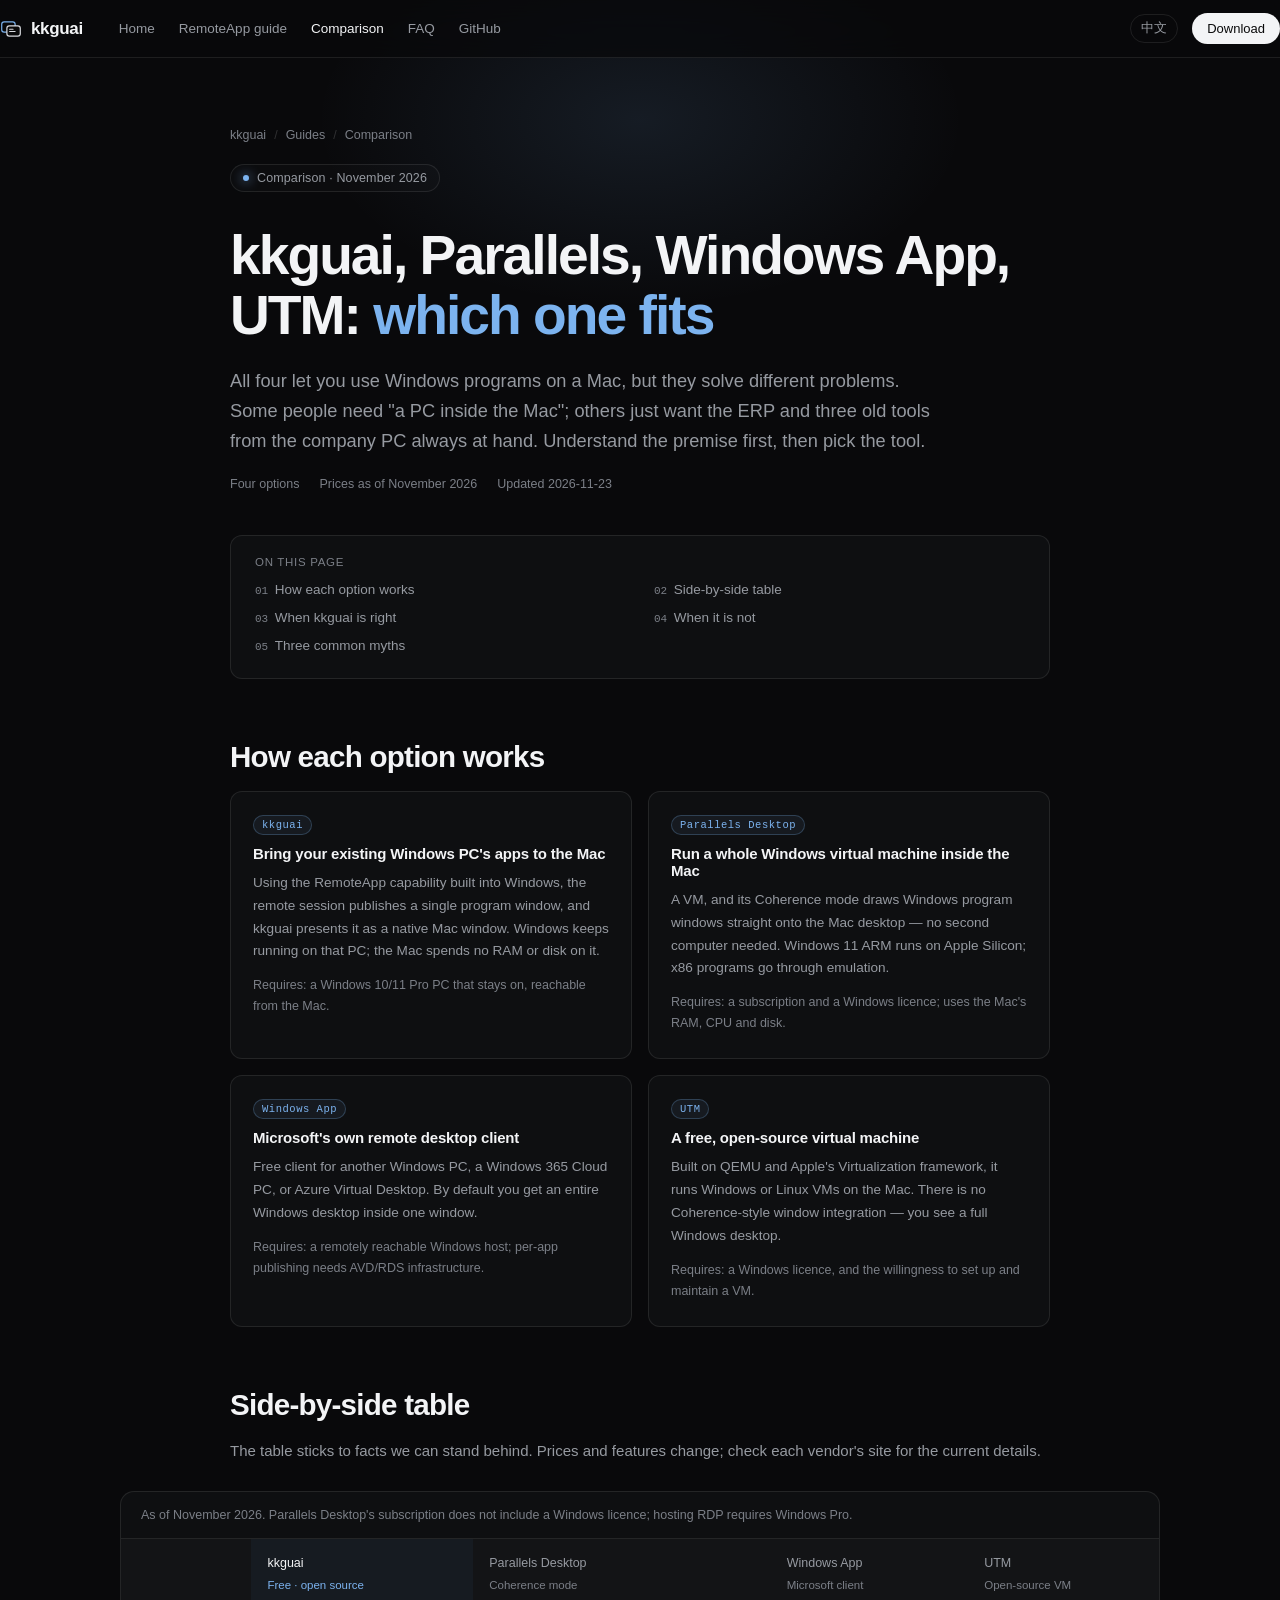
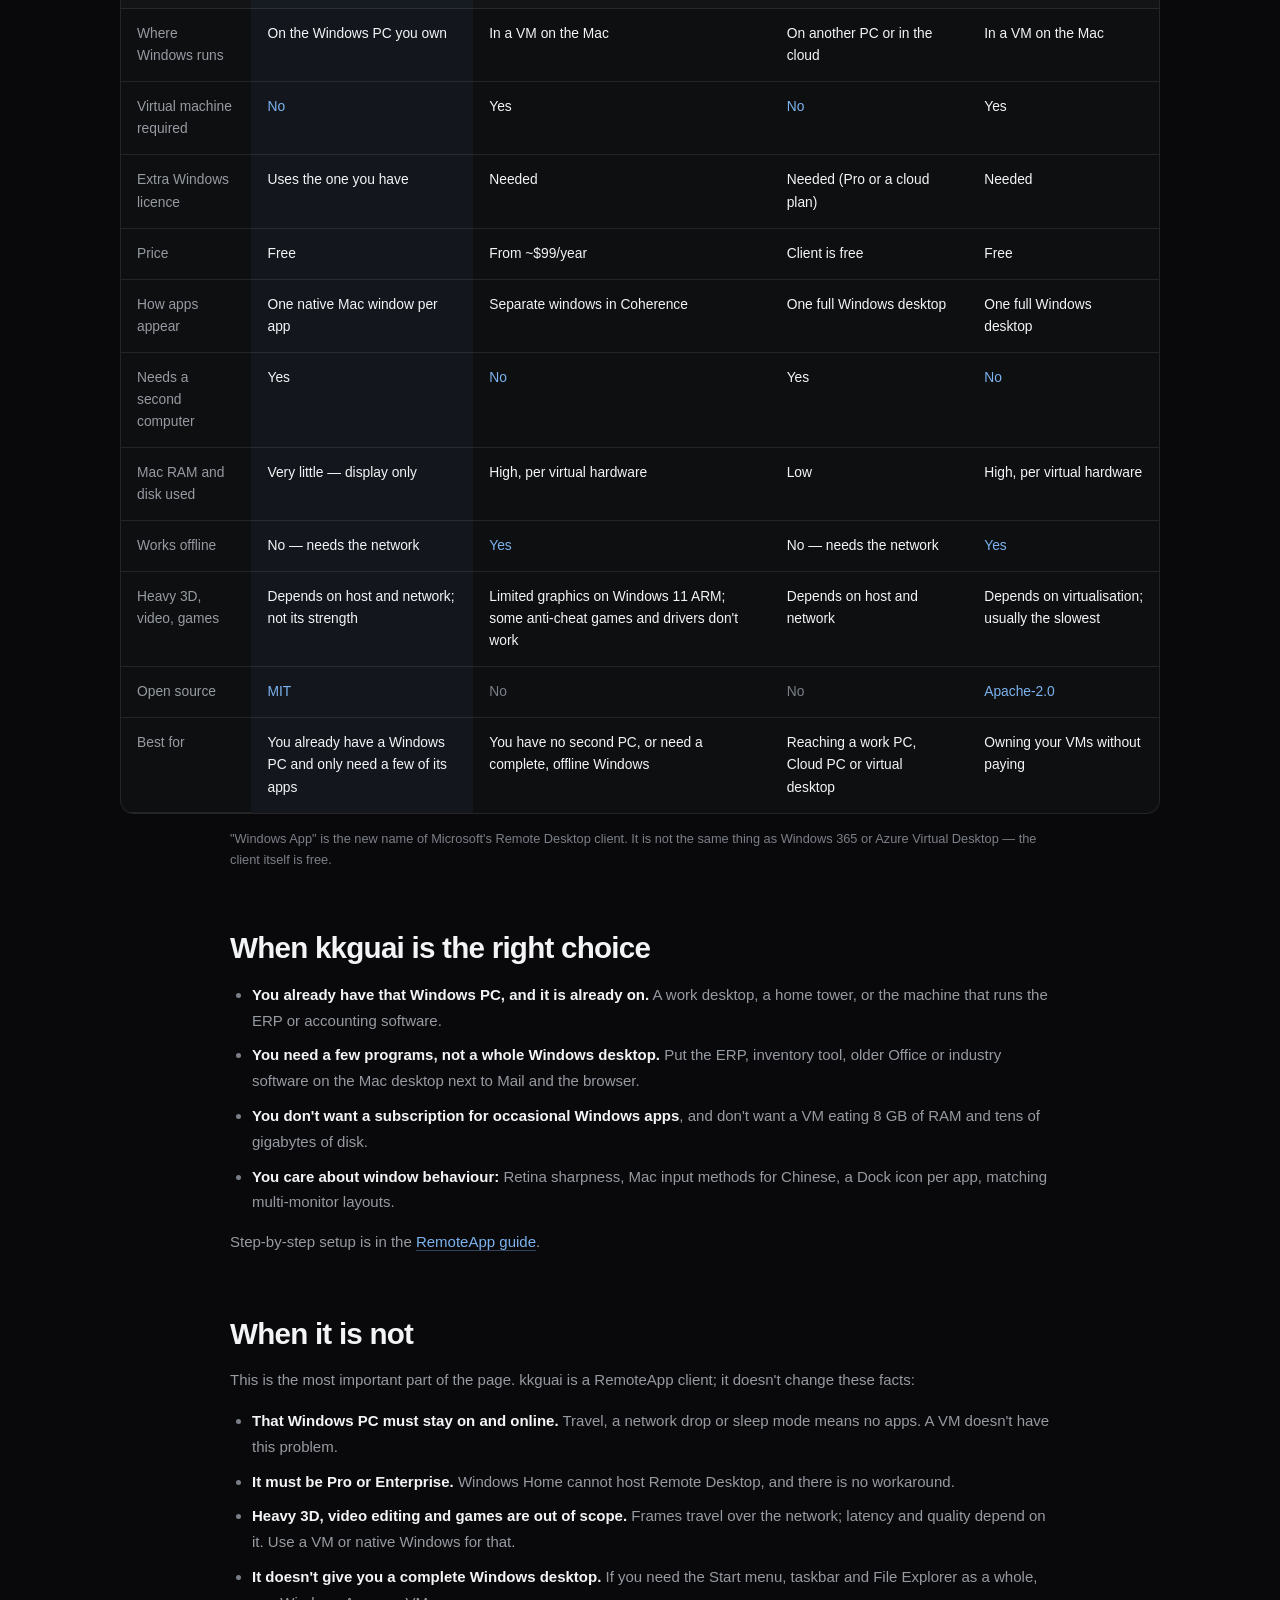
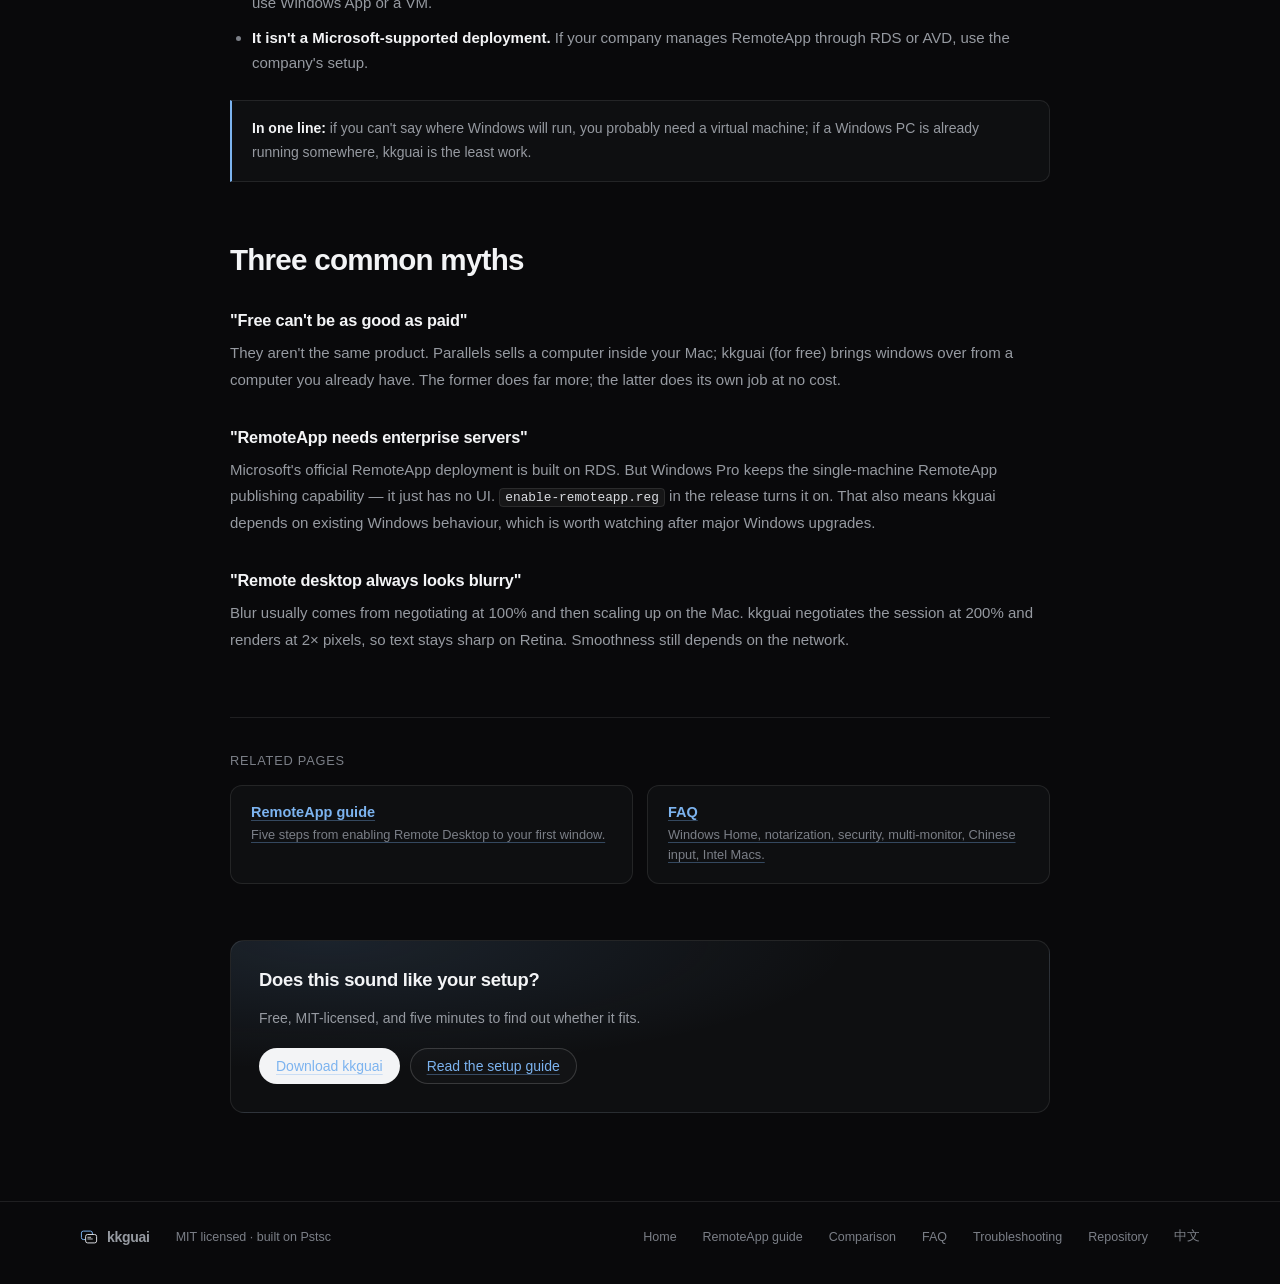
<file: docs/en/vs-parallels.html>
<!doctype html>
<html lang="en" data-lang="en">
<head>
<meta charset="utf-8">
<meta name="viewport" content="width=device-width, initial-scale=1">
<title>kkguai vs Parallels Desktop (Coherence) vs Windows App vs UTM — which to choose · kkguai</title>
<meta name="description" content="Four common ways to run Windows programs on a Mac compared: kkguai, Parallels Desktop with Coherence, Microsoft Windows App and UTM. Honest notes on what each one requires, what it costs, and who it is for.">
<link rel="canonical" href="https://kkguai666.github.io/kkguai/en/vs-parallels.html">
<link rel="alternate" hreflang="zh-CN" href="https://kkguai666.github.io/kkguai/vs-parallels.html">
<link rel="alternate" hreflang="en" href="https://kkguai666.github.io/kkguai/en/vs-parallels.html">
<link rel="alternate" hreflang="x-default" href="https://kkguai666.github.io/kkguai/vs-parallels.html">
<meta property="og:type" content="article">
<meta property="og:title" content="kkguai vs Parallels Desktop vs Windows App vs UTM">
<meta property="og:description" content="Four ways to run Windows programs on a Mac, compared honestly — and when each one is the right choice.">
<meta property="og:url" content="https://kkguai666.github.io/kkguai/en/vs-parallels.html">
<meta property="og:image" content="https://kkguai666.github.io/kkguai/assets/social-en.png">
<meta property="og:locale" content="en_US">
<meta property="og:locale:alternate" content="zh_CN">
<meta name="twitter:card" content="summary_large_image">
<meta name="twitter:title" content="kkguai vs Parallels Desktop vs Windows App vs UTM">
<meta name="twitter:description" content="Four ways to run Windows programs on a Mac, compared honestly.">
<meta name="twitter:image" content="https://kkguai666.github.io/kkguai/assets/social-en.png">
<meta name="theme-color" content="#09090B">
<link rel="icon" href="../assets/mark.svg" type="image/svg+xml">
<link rel="stylesheet" href="../assets/guide.css">
<script type="application/ld+json">
{"@context":"https://schema.org","@graph":[
{"@type":"Article","@id":"https://kkguai666.github.io/kkguai/en/vs-parallels.html#article","headline":"kkguai vs Parallels Desktop (Coherence) vs Windows App vs UTM — which to choose","description":"Four common ways to run Windows programs on a Mac compared: kkguai, Parallels Desktop with Coherence, Microsoft Windows App and UTM. Honest notes on what each one requires, what it costs, and who it is for.","url":"https://kkguai666.github.io/kkguai/en/vs-parallels.html","mainEntityOfPage":{"@type":"WebPage","@id":"https://kkguai666.github.io/kkguai/en/vs-parallels.html"},"inLanguage":"en","datePublished":"2026-11-23","dateModified":"2026-11-23","image":"https://kkguai666.github.io/kkguai/assets/social-en.png","author":{"@type":"Organization","name":"kkguai","url":"https://github.com/kkguai666/kkguai"},"publisher":{"@type":"Organization","name":"kkguai","url":"https://github.com/kkguai666/kkguai"},"about":{"@type":"SoftwareApplication","name":"kkguai","applicationCategory":"UtilitiesApplication","operatingSystem":"macOS 14+ (Apple Silicon)","offers":{"@type":"Offer","price":"0","priceCurrency":"USD"}}},
{"@type":"BreadcrumbList","@id":"https://kkguai666.github.io/kkguai/en/vs-parallels.html#breadcrumb","itemListElement":[{"@type":"ListItem","position":1,"name":"kkguai","item":"https://kkguai666.github.io/kkguai/en/"},{"@type":"ListItem","position":2,"name":"Comparison","item":"https://kkguai666.github.io/kkguai/en/vs-parallels.html"}]}
]}
</script>
</head>
<body>

<header class="nav">
  <div class="wrap nav-in">
    <a class="brand" href="index.html" aria-label="kkguai home">
      <svg viewBox="0 0 64 64" aria-hidden="true"><rect x="5" y="11" width="39" height="30" rx="7" fill="none" stroke="#7CB3EF" stroke-width="3.5"></rect><rect x="20" y="23" width="39" height="30" rx="7" fill="#0A0A0B" stroke="#DADCE1" stroke-width="3.5"></rect><path d="M28 33h10M28 39h16" stroke="#DADCE1" stroke-width="3" stroke-linecap="round"></path></svg>
      kkguai
    </a>
    <nav class="nav-links" aria-label="Main">
      <a href="index.html">Home</a>
      <a href="remoteapp-guide.html">RemoteApp guide</a>
      <a href="vs-parallels.html" aria-current="page">Comparison</a>
      <a href="faq.html">FAQ</a>
      <a href="https://github.com/kkguai666/kkguai">GitHub</a>
    </nav>
    <div class="nav-right">
      <a class="lang-btn" href="../vs-parallels.html" hreflang="zh-CN" aria-label="切换到中文">中文</a>
      <a class="btn btn-primary" href="https://github.com/kkguai666/kkguai/releases/latest">Download</a>
    </div>
  </div>
</header>

<main>
  <div class="wrap doc-head">
    <nav class="crumbs" aria-label="Breadcrumb">
      <a href="index.html">kkguai</a><span class="sep">/</span><span>Guides</span><span class="sep">/</span><span aria-current="page">Comparison</span>
    </nav>
    <p class="kicker" style="margin-top:22px"><span class="dot"></span>Comparison · November 2026</p>
    <h1 class="doc-title">kkguai, Parallels, Windows App, UTM: <span class="accent">which one fits</span></h1>
    <p class="doc-lede">All four let you use Windows programs on a Mac, but they solve different problems. Some people need "a PC inside the Mac"; others just want the ERP and three old tools from the company PC always at hand. Understand the premise first, then pick the tool.</p>
    <div class="doc-meta">
      <span>Four options</span>
      <span>Prices as of November 2026</span>
      <span>Updated 2026-11-23</span>
    </div>

    <div class="toc">
      <b>On this page</b>
      <ol>
        <li><a href="#how">How each option works</a></li>
        <li><a href="#table">Side-by-side table</a></li>
        <li><a href="#when-kkg">When kkguai is right</a></li>
        <li><a href="#when-not">When it is not</a></li>
        <li><a href="#myths">Three common myths</a></li>
      </ol>
    </div>
  </div>

  <div class="doc prose">
    <section id="how">
      <h2>How each option works</h2>
      <div class="cards">
        <div class="card">
          <span class="tag">kkguai</span>
          <h3>Bring your existing Windows PC's apps to the Mac</h3>
          <p>Using the RemoteApp capability built into Windows, the remote session publishes a single program window, and kkguai presents it as a native Mac window. Windows keeps running on that PC; the Mac spends no RAM or disk on it.</p>
          <p class="card-foot">Requires: a Windows 10/11 Pro PC that stays on, reachable from the Mac.</p>
        </div>
        <div class="card">
          <span class="tag">Parallels Desktop</span>
          <h3>Run a whole Windows virtual machine inside the Mac</h3>
          <p>A VM, and its Coherence mode draws Windows program windows straight onto the Mac desktop — no second computer needed. Windows 11 ARM runs on Apple Silicon; x86 programs go through emulation.</p>
          <p class="card-foot">Requires: a subscription and a Windows licence; uses the Mac's RAM, CPU and disk.</p>
        </div>
        <div class="card">
          <span class="tag">Windows App</span>
          <h3>Microsoft's own remote desktop client</h3>
          <p>Free client for another Windows PC, a Windows 365 Cloud PC, or Azure Virtual Desktop. By default you get an entire Windows desktop inside one window.</p>
          <p class="card-foot">Requires: a remotely reachable Windows host; per-app publishing needs AVD/RDS infrastructure.</p>
        </div>
        <div class="card">
          <span class="tag">UTM</span>
          <h3>A free, open-source virtual machine</h3>
          <p>Built on QEMU and Apple's Virtualization framework, it runs Windows or Linux VMs on the Mac. There is no Coherence-style window integration — you see a full Windows desktop.</p>
          <p class="card-foot">Requires: a Windows licence, and the willingness to set up and maintain a VM.</p>
        </div>
      </div>
    </section>

    <section id="table">
      <h2>Side-by-side table</h2>
      <p>The table sticks to facts we can stand behind. Prices and features change; check each vendor's site for the current details.</p>
      <div class="table-wrap">
        <table>
          <caption>As of November 2026. Parallels Desktop's subscription does not include a Windows licence; hosting RDP requires Windows Pro.</caption>
          <thead>
            <tr>
              <th scope="col"></th>
              <th scope="col" class="us">kkguai<span class="tagline">Free · open source</span></th>
              <th scope="col">Parallels Desktop<span class="tagline">Coherence mode</span></th>
              <th scope="col">Windows App<span class="tagline">Microsoft client</span></th>
              <th scope="col">UTM<span class="tagline">Open-source VM</span></th>
            </tr>
          </thead>
          <tbody>
            <tr><th scope="row">Where Windows runs</th><td class="us">On the Windows PC you own</td><td>In a VM on the Mac</td><td>On another PC or in the cloud</td><td>In a VM on the Mac</td></tr>
            <tr><th scope="row">Virtual machine required</th><td class="us"><span class="yes">No</span></td><td>Yes</td><td><span class="yes">No</span></td><td>Yes</td></tr>
            <tr><th scope="row">Extra Windows licence</th><td class="us">Uses the one you have</td><td>Needed</td><td>Needed (Pro or a cloud plan)</td><td>Needed</td></tr>
            <tr><th scope="row">Price</th><td class="us price">Free</td><td class="price">From ~$99/year</td><td class="price">Client is free</td><td class="price">Free</td></tr>
            <tr><th scope="row">How apps appear</th><td class="us">One native Mac window per app</td><td>Separate windows in Coherence</td><td>One full Windows desktop</td><td>One full Windows desktop</td></tr>
            <tr><th scope="row">Needs a second computer</th><td class="us">Yes</td><td><span class="yes">No</span></td><td>Yes</td><td><span class="yes">No</span></td></tr>
            <tr><th scope="row">Mac RAM and disk used</th><td class="us">Very little — display only</td><td>High, per virtual hardware</td><td>Low</td><td>High, per virtual hardware</td></tr>
            <tr><th scope="row">Works offline</th><td class="us">No — needs the network</td><td><span class="yes">Yes</span></td><td>No — needs the network</td><td><span class="yes">Yes</span></td></tr>
            <tr><th scope="row">Heavy 3D, video, games</th><td class="us">Depends on host and network; not its strength</td><td>Limited graphics on Windows 11 ARM; some anti-cheat games and drivers don't work</td><td>Depends on host and network</td><td>Depends on virtualisation; usually the slowest</td></tr>
            <tr><th scope="row">Open source</th><td class="us"><span class="yes">MIT</span></td><td><span class="no">No</span></td><td><span class="no">No</span></td><td><span class="yes">Apache-2.0</span></td></tr>
            <tr><th scope="row">Best for</th><td class="us">You already have a Windows PC and only need a few of its apps</td><td>You have no second PC, or need a complete, offline Windows</td><td>Reaching a work PC, Cloud PC or virtual desktop</td><td>Owning your VMs without paying</td></tr>
          </tbody>
        </table>
      </div>
      <p class="small">"Windows App" is the new name of Microsoft's Remote Desktop client. It is not the same thing as Windows 365 or Azure Virtual Desktop — the client itself is free.</p>
    </section>

    <section id="when-kkg">
      <h2>When kkguai is the right choice</h2>
      <ul>
        <li><strong>You already have that Windows PC, and it is already on.</strong> A work desktop, a home tower, or the machine that runs the ERP or accounting software.</li>
        <li><strong>You need a few programs, not a whole Windows desktop.</strong> Put the ERP, inventory tool, older Office or industry software on the Mac desktop next to Mail and the browser.</li>
        <li><strong>You don't want a subscription for occasional Windows apps</strong>, and don't want a VM eating 8 GB of RAM and tens of gigabytes of disk.</li>
        <li><strong>You care about window behaviour:</strong> Retina sharpness, Mac input methods for Chinese, a Dock icon per app, matching multi-monitor layouts.</li>
      </ul>
      <p>Step-by-step setup is in the <a href="remoteapp-guide.html">RemoteApp guide</a>.</p>
    </section>

    <section id="when-not">
      <h2>When it is not</h2>
      <p>This is the most important part of the page. kkguai is a RemoteApp client; it doesn't change these facts:</p>
      <ul>
        <li><strong>That Windows PC must stay on and online.</strong> Travel, a network drop or sleep mode means no apps. A VM doesn't have this problem.</li>
        <li><strong>It must be Pro or Enterprise.</strong> Windows Home cannot host Remote Desktop, and there is no workaround.</li>
        <li><strong>Heavy 3D, video editing and games are out of scope.</strong> Frames travel over the network; latency and quality depend on it. Use a VM or native Windows for that.</li>
        <li><strong>It doesn't give you a complete Windows desktop.</strong> If you need the Start menu, taskbar and File Explorer as a whole, use Windows App or a VM.</li>
        <li><strong>It isn't a Microsoft-supported deployment.</strong> If your company manages RemoteApp through RDS or AVD, use the company's setup.</li>
      </ul>
      <div class="callout">
        <p><b>In one line:</b> if you can't say where Windows will run, you probably need a virtual machine; if a Windows PC is already running somewhere, kkguai is the least work.</p>
      </div>
    </section>

    <section id="myths">
      <h2>Three common myths</h2>
      <h3>"Free can't be as good as paid"</h3>
      <p>They aren't the same product. Parallels sells a computer inside your Mac; kkguai (for free) brings windows over from a computer you already have. The former does far more; the latter does its own job at no cost.</p>
      <h3>"RemoteApp needs enterprise servers"</h3>
      <p>Microsoft's official RemoteApp deployment is built on RDS. But Windows Pro keeps the single-machine RemoteApp publishing capability — it just has no UI. <code>enable-remoteapp.reg</code> in the release turns it on. That also means kkguai depends on existing Windows behaviour, which is worth watching after major Windows upgrades.</p>
      <h3>"Remote desktop always looks blurry"</h3>
      <p>Blur usually comes from negotiating at 100% and then scaling up on the Mac. kkguai negotiates the session at 200% and renders at 2× pixels, so text stays sharp on Retina. Smoothness still depends on the network.</p>
    </section>

    <div class="related">
      <span class="related-label">Related pages</span>
      <a href="remoteapp-guide.html"><b>RemoteApp guide</b><span>Five steps from enabling Remote Desktop to your first window.</span></a>
      <a href="faq.html"><b>FAQ</b><span>Windows Home, notarization, security, multi-monitor, Chinese input, Intel Macs.</span></a>
    </div>

    <div class="endcap">
      <h2>Does this sound like your setup?</h2>
      <p>Free, MIT-licensed, and five minutes to find out whether it fits.</p>
      <div class="row">
        <a class="btn btn-primary" href="https://github.com/kkguai666/kkguai/releases/latest">Download kkguai</a>
        <a class="btn btn-ghost" href="remoteapp-guide.html">Read the setup guide</a>
      </div>
    </div>
  </div>

  <footer>
    <div class="wrap foot">
      <a class="brand" href="index.html">
        <svg viewBox="0 0 64 64" aria-hidden="true"><rect x="5" y="11" width="39" height="30" rx="7" fill="none" stroke="#7CB3EF" stroke-width="3.5"></rect><rect x="20" y="23" width="39" height="30" rx="7" fill="#0A0A0B" stroke="#DADCE1" stroke-width="3.5"></rect><path d="M28 33h10M28 39h16" stroke="#DADCE1" stroke-width="3" stroke-linecap="round"></path></svg>
        kkguai
      </a>
      <span>MIT licensed · built on Pstsc</span>
      <span class="spacer"></span>
      <a href="index.html">Home</a>
      <a href="remoteapp-guide.html">RemoteApp guide</a>
      <a href="vs-parallels.html">Comparison</a>
      <a href="faq.html">FAQ</a>
      <a href="troubleshooting.html">Troubleshooting</a>
      <a href="https://github.com/kkguai666/kkguai">Repository</a>
      <a href="../vs-parallels.html" hreflang="zh-CN" lang="zh-CN">中文</a>
    </div>
  </footer>
</main>

</body>
</html>
</file>
<file: docs/assets/guide.css>
/* Shared styles for kkguai guide pages — same design language as docs/index.html */
:root {
  --bg: #09090B;
  --bg-soft: #0E0F11;
  --surface: #141518;
  --surface-2: #191A1E;
  --line: rgba(255, 255, 255, 0.09);
  --line-strong: rgba(255, 255, 255, 0.16);
  --text: #F3F4F6;
  --muted: #969AA1;
  --dim: #7B7F87;
  --blue: #7CB3EF;
  --blue-deep: #2D6BA8;
  --silver: #DADCE1;
  --font: -apple-system, BlinkMacSystemFont, "SF Pro Display", "SF Pro Text", "PingFang SC", "Hiragino Sans GB", "Microsoft YaHei", sans-serif;
  --mono: ui-monospace, "SF Mono", "JetBrains Mono", Menlo, Consolas, monospace;
  --w: 1120px;
  --r: 12px;
}
* { box-sizing: border-box; }
html { scroll-behavior: smooth; overflow-x: clip; }
@media (prefers-reduced-motion: reduce) { html { scroll-behavior: auto; } }
body {
  margin: 0;
  background: var(--bg);
  color: var(--text);
  font-family: var(--font);
  -webkit-font-smoothing: antialiased;
  text-rendering: optimizeLegibility;
  overflow-x: hidden;
}
::selection { background: rgba(124, 179, 239, 0.3); }
a { color: inherit; text-decoration: none; }
img { max-width: 100%; display: block; }
.wrap { width: min(var(--w), calc(100% - 48px)); margin-inline: auto; }
.mono { font-family: var(--mono); }

/* nav */
.nav {
  position: fixed; inset: 0 0 auto 0; z-index: 50;
  height: 58px;
  display: flex; align-items: center;
  background: rgba(9, 9, 11, 0.72);
  backdrop-filter: saturate(160%) blur(18px);
  -webkit-backdrop-filter: saturate(160%) blur(18px);
  border-bottom: 1px solid var(--line);
}
.nav-in { display: flex; align-items: center; gap: 28px; width: 100%; }
.brand { display: flex; align-items: center; gap: 9px; font-weight: 600; font-size: 17px; letter-spacing: -0.02em; }
.brand svg { width: 22px; height: 22px; }
.nav-links { display: flex; gap: 24px; margin-left: 8px; font-size: 13.5px; color: var(--muted); }
.nav-links a:hover, .nav-links a[aria-current="page"] { color: var(--text); }
.nav-right { margin-left: auto; display: flex; align-items: center; gap: 14px; }
.lang-btn {
  font: inherit; font-size: 12.5px; color: var(--muted); background: none;
  border: 1px solid var(--line); border-radius: 999px; padding: 5px 10px; cursor: pointer;
  min-width: 44px; text-align: center;
}
.lang-btn:hover { color: var(--text); border-color: var(--line-strong); }
.btn {
  display: inline-flex; align-items: center; justify-content: center; gap: 8px;
  font: inherit; font-size: 14px; font-weight: 500;
  padding: 9px 16px; border-radius: 999px; border: 1px solid transparent;
  cursor: pointer; transition: background .18s ease, border-color .18s ease, transform .18s ease;
}
.btn-primary { background: var(--text); color: #0A0A0B; }
.btn-primary:hover { background: #fff; transform: translateY(-1px); }
.btn-ghost { border-color: var(--line-strong); color: var(--text); background: rgba(255,255,255,0.02); }
.btn-ghost:hover { background: rgba(255,255,255,0.06); }
.btn-small { padding: 7px 14px; font-size: 13px; }
.nav .btn { padding: 7px 14px; font-size: 13px; }

/* document head */
.doc-head { width: min(820px, calc(100% - 48px)); margin-inline: auto; padding: 128px 0 0; position: relative; }
.doc-head::before {
  content: ""; position: absolute; left: 50%; top: -140px; translate: -50% 0;
  width: 900px; height: 520px; pointer-events: none;
  background: radial-gradient(closest-side, rgba(124, 179, 239, 0.11), transparent 72%);
}
.doc-head > * { position: relative; }
.crumbs { display: flex; flex-wrap: wrap; align-items: center; gap: 8px; font-size: 12.5px; color: var(--dim); }
.crumbs a:hover { color: var(--text); }
.crumbs .sep { color: var(--line-strong); }
.kicker {
  display: inline-flex; align-items: center; gap: 8px;
  font-size: 12.5px; color: var(--muted); letter-spacing: 0.01em;
  border: 1px solid var(--line); border-radius: 999px; padding: 6px 12px;
  background: rgba(255,255,255,0.015);
}
.kicker .dot { width: 6px; height: 6px; border-radius: 50%; background: var(--blue); box-shadow: 0 0 12px var(--blue); }
.doc-title { margin: 20px 0 0; max-width: 900px; font-size: clamp(2.15rem, 4.8vw, 3.45rem); line-height: 1.1; letter-spacing: -0.036em; font-weight: 600; }
.doc-title .accent { color: var(--blue); }
.doc-lede { margin: 20px 0 0; max-width: 720px; font-size: clamp(1rem, 1.5vw, 1.14rem); line-height: 1.66; color: var(--muted); }
.doc-lede strong { color: var(--text); font-weight: 500; }
.doc-meta { margin: 20px 0 0; display: flex; flex-wrap: wrap; gap: 8px 20px; font-size: 12.5px; color: var(--dim); }

/* toc */
.toc {
  margin: 44px 0 0; border: 1px solid var(--line); border-radius: 12px;
  background: var(--bg-soft); padding: 20px 24px 22px;
}
.toc b { display: block; font-size: 11.5px; font-weight: 500; letter-spacing: .06em; text-transform: uppercase; color: var(--dim); }
.toc ol { margin: 12px 0 0; padding: 0; list-style: none; display: grid; grid-template-columns: repeat(2, minmax(0, 1fr)); gap: 8px 28px; counter-reset: toc; }
.toc li { font-size: 13.5px; color: var(--muted); line-height: 1.5; }
.toc li::before { counter-increment: toc; content: counter(toc, decimal-leading-zero) "  "; font-family: var(--mono); font-size: 11px; color: var(--dim); }
.toc a:hover { color: var(--text); }

/* prose */
.doc { width: min(820px, calc(100% - 48px)); margin-inline: auto; }
.prose { padding-bottom: 8px; }
.prose section { padding: 0; }
.prose h2 {
  margin: 60px 0 0; font-size: clamp(1.45rem, 2.6vw, 1.85rem); line-height: 1.2;
  letter-spacing: -0.026em; font-weight: 600; scroll-margin-top: 84px;
}
.prose h2 + p, .prose h2 + ul, .prose h2 + ol, .prose h2 + .table-wrap, .prose h2 + .cards, .prose h2 + .callout { margin-top: 16px; }
.prose h3 { margin: 34px 0 0; font-size: 1.02rem; font-weight: 550; letter-spacing: -0.012em; scroll-margin-top: 84px; }
.prose h3 + p, .prose h3 + ul, .prose h3 + ol { margin-top: 10px; }
.prose p { margin: 14px 0 0; font-size: 15px; line-height: 1.78; color: var(--muted); }
.prose ul, .prose ol { margin: 14px 0 0; padding-left: 22px; display: grid; gap: 9px; font-size: 15px; line-height: 1.72; color: var(--muted); }
.prose li::marker { color: var(--dim); }
.prose strong { color: var(--text); font-weight: 550; }
.prose a { color: var(--blue); text-decoration: underline; text-decoration-color: rgba(124, 179, 239, 0.35); text-underline-offset: 3px; }
.prose a:hover { text-decoration-color: var(--blue); }
.prose code, .prose kbd {
  font-family: var(--mono); font-size: 12.8px; color: var(--silver);
  background: rgba(255,255,255,.05); border: 1px solid var(--line);
  padding: 1px 5px; border-radius: 4px;
}
.prose kbd { border-bottom-width: 2px; }
.prose .small { font-size: 12.8px; color: var(--dim); line-height: 1.65; }

/* callout */
.callout {
  margin-top: 24px; border: 1px solid var(--line); border-left: 2px solid var(--blue);
  border-radius: 0 10px 10px 0; background: var(--bg-soft); padding: 16px 20px;
}
.callout p { margin: 0; font-size: 14px; line-height: 1.7; }
.callout p + p { margin-top: 8px; }
.callout b { color: var(--text); font-weight: 550; }
.callout.warn { border-left-color: #E5B454; }

/* cards */
.cards { margin-top: 26px; display: grid; grid-template-columns: repeat(2, minmax(0, 1fr)); gap: 16px; }
.card { border: 1px solid var(--line); border-radius: 12px; background: var(--bg-soft); padding: 22px 22px 24px; }
.card h3 { margin: 0; font-size: 15px; font-weight: 550; }
.card .tag { display: inline-block; margin-bottom: 10px; font-family: var(--mono); font-size: 10.5px; letter-spacing: .05em; color: var(--blue); border: 1px solid rgba(124,179,239,.25); background: rgba(124,179,239,.07); border-radius: 999px; padding: 3px 8px; }
.card p { margin: 8px 0 0; font-size: 13.6px; line-height: 1.68; color: var(--muted); }
.card p.card-foot { margin-top: 12px; font-size: 12.5px; color: var(--dim); }

/* howto steps */
.howto { counter-reset: s; margin: 26px 0 0; padding: 0; list-style: none; border-top: 1px solid var(--line); display: block; }
.howto > li {
  list-style: none; position: relative; padding: 24px 0 24px 58px; border-bottom: 1px solid var(--line);
  font-size: 15px; line-height: 1.72; color: var(--muted);
}
.howto > li::before {
  counter-increment: s; content: counter(s, decimal-leading-zero);
  position: absolute; left: 0; top: 25px; width: 34px; height: 34px;
  display: grid; place-items: center; border-radius: 50%;
  border: 1px solid var(--line-strong); font-family: var(--mono); font-size: 11.5px; color: var(--blue);
}
.howto > li b, .howto > li strong { color: var(--text); font-weight: 550; }
.howto > li > p { margin: 8px 0 0; font-size: 14.5px; }
.howto > li > ul { margin-top: 10px; }

/* code */
.code-card { margin-top: 22px; border: 1px solid var(--line); border-radius: 12px; overflow: hidden; background: #0C0D0F; }
.code-head { display: flex; align-items: center; gap: 10px; padding: 10px 14px; border-bottom: 1px solid var(--line); font-size: 12px; color: var(--dim); }
.code-head .file-name { font-family: var(--mono); color: var(--muted); }
pre { margin: 0; padding: 16px 18px; overflow-x: auto; font-family: var(--mono); font-size: 12.5px; line-height: 1.75; color: #C9CCD2; }
pre .c { color: #80858D; }
pre .p { color: #7CB3EF; }

/* table */
.table-wrap { margin-top: 26px; overflow-x: auto; border: 1px solid var(--line); border-radius: 14px; background: var(--bg-soft); }
table { width: 100%; border-collapse: collapse; min-width: 720px; font-size: 13.8px; }
caption { text-align: left; padding: 16px 20px; font-size: 12.5px; color: var(--dim); border-bottom: 1px solid var(--line); }
th, td { padding: 14px 16px; text-align: left; border-bottom: 1px solid var(--line); vertical-align: top; line-height: 1.6; }
tr:last-child td { border-bottom: 0; }
thead th { font-size: 12.5px; font-weight: 500; color: var(--muted); background: rgba(255,255,255,.02); vertical-align: bottom; }
thead th.us { color: var(--text); background: rgba(124,179,239,.07); }
thead th .tagline { display: block; font-weight: 400; font-size: 11.5px; color: var(--dim); margin-top: 3px; }
thead th.us .tagline { color: var(--blue); }
td.us { background: rgba(124,179,239,.05); color: var(--text); }
@media (min-width: 1000px) {
  .prose .table-wrap { width: min(1040px, calc(100vw - 48px)); margin-left: 50%; translate: -50% 0; }
}
tbody th { font-weight: 400; color: var(--muted); }
.yes { color: var(--blue); }
.no { color: var(--dim); }
.price { font-variant-numeric: tabular-nums; white-space: nowrap; }

/* faq */
.faq { margin-top: 26px; border-top: 1px solid var(--line); }
details { border-bottom: 1px solid var(--line); }
summary { cursor: pointer; list-style: none; display: flex; align-items: flex-start; gap: 16px; padding: 22px 2px; font-size: 15.5px; font-weight: 500; line-height: 1.5; }
summary::-webkit-details-marker { display: none; }
summary .plus { margin-left: auto; color: var(--dim); font-weight: 300; font-size: 20px; line-height: 1; transition: rotate .2s ease; }
details[open] summary .plus { rotate: 45deg; }
details .answer { padding: 0 2px 24px; font-size: 14.5px; line-height: 1.75; color: var(--muted); max-width: 760px; }
details .answer p { margin: 0; }
details .answer p + p { margin-top: 10px; }
details .answer ul { margin: 10px 0 0; padding-left: 20px; display: grid; gap: 7px; }
details .answer code { font-family: var(--mono); font-size: 12.5px; color: var(--silver); background: rgba(255,255,255,.05); padding: 1px 5px; border-radius: 4px; }
details .answer a { color: var(--blue); text-decoration: underline; text-underline-offset: 3px; }

/* related + endcap */
.related { margin-top: 64px; border-top: 1px solid var(--line); padding-top: 28px; display: grid; grid-template-columns: repeat(2, minmax(0, 1fr)); gap: 14px; }
.related-label { grid-column: 1 / -1; font-size: 11.5px; letter-spacing: .06em; text-transform: uppercase; color: var(--dim); }
.related a { border: 1px solid var(--line); border-radius: 12px; padding: 18px 20px; background: var(--bg-soft); transition: border-color .18s ease, background .18s ease; }
.related a:hover { border-color: var(--line-strong); background: var(--surface); }
.related b { display: block; font-size: 14.5px; font-weight: 550; }
.related span { display: block; margin-top: 5px; font-size: 12.8px; line-height: 1.55; color: var(--dim); }
.endcap {
  margin-top: 56px; border: 1px solid var(--line); border-radius: 14px; padding: 28px;
  background:
    radial-gradient(110% 130% at 12% 0%, rgba(124,179,239,.12), transparent 58%),
    var(--bg-soft);
}
.endcap h2 { margin: 0; font-size: 1.15rem; letter-spacing: -0.015em; }
.endcap p { margin: 10px 0 0; font-size: 14px; line-height: 1.65; color: var(--muted); }
.endcap .row { margin-top: 18px; display: flex; flex-wrap: wrap; gap: 10px; }

/* footer */
footer { margin-top: 80px; border-top: 1px solid var(--line); padding: 26px 0 40px; }
.foot { display: flex; flex-wrap: wrap; gap: 14px 26px; align-items: center; font-size: 12.5px; color: var(--dim); }
.foot .spacer { flex: 1; }
.foot a:hover { color: var(--text); }
.foot .brand { font-size: 14px; color: var(--muted); }
.foot .brand svg { width: 18px; height: 18px; }

:focus-visible { outline: 2px solid var(--blue); outline-offset: 3px; border-radius: 4px; }

@media (max-width: 900px) {
  .nav-links { display: none; }
  .cards, .related { grid-template-columns: 1fr; }
  .toc ol { grid-template-columns: 1fr; }
}
@media (max-width: 640px) {
  .wrap { width: min(var(--w), calc(100% - 32px)); }
  .doc { width: min(820px, calc(100% - 32px)); }
  .doc-head { padding-top: 112px; }
  .prose h2 { margin-top: 48px; }
  .howto > li { padding-left: 48px; }
  .howto > li::before { width: 30px; height: 30px; }
  .endcap { padding: 22px; }
}
</file>
